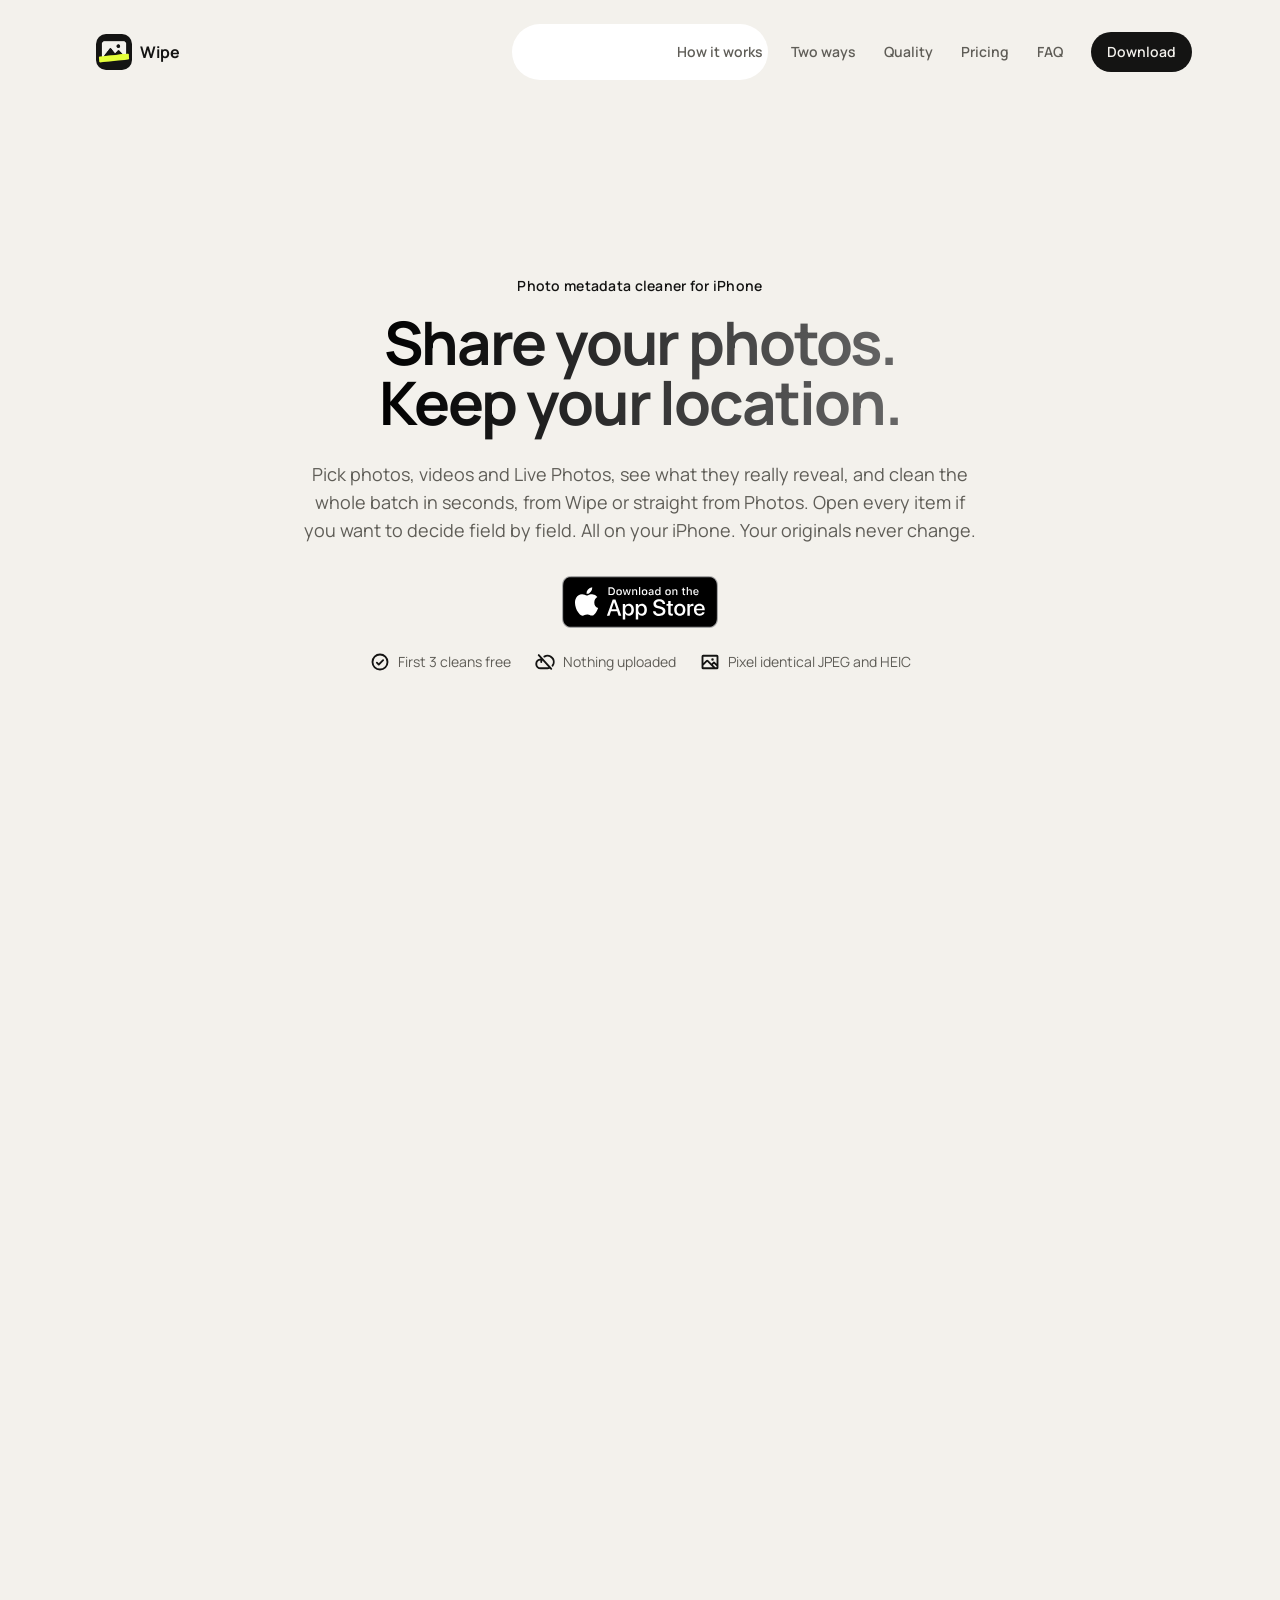
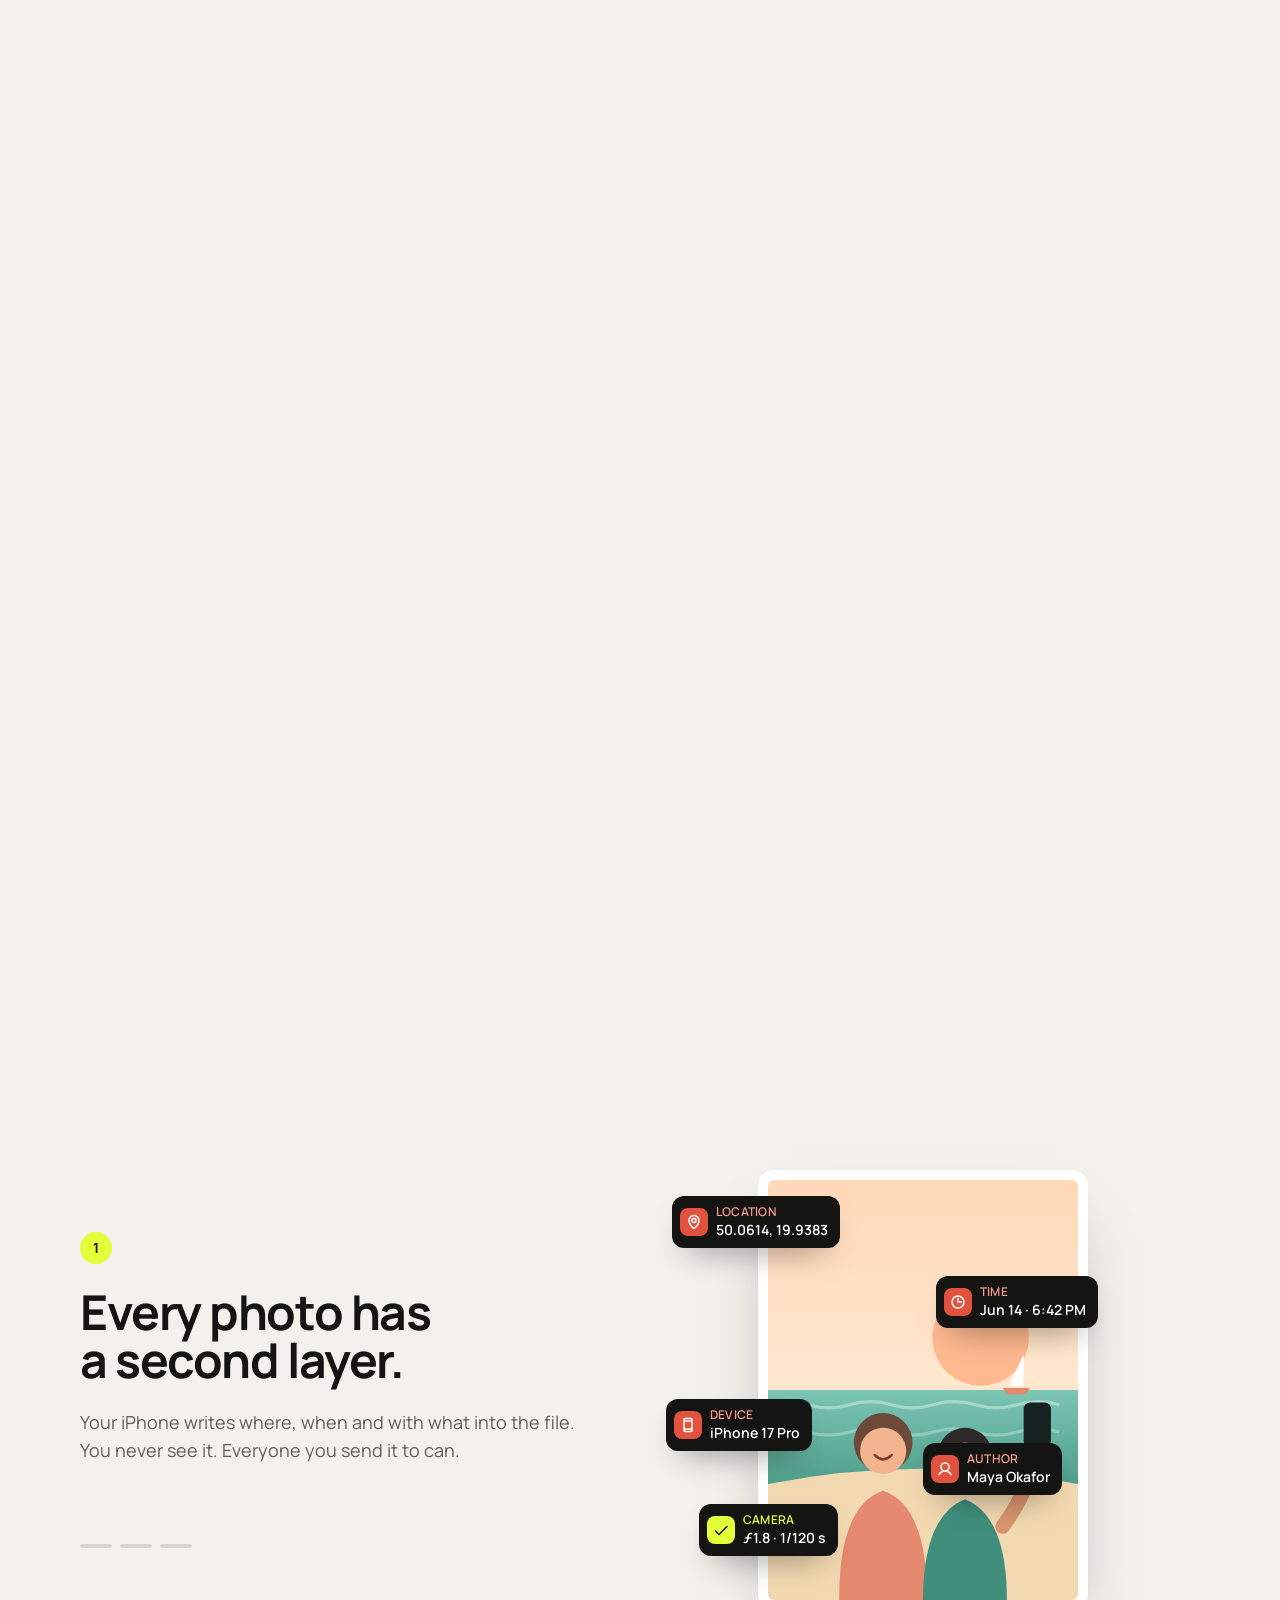
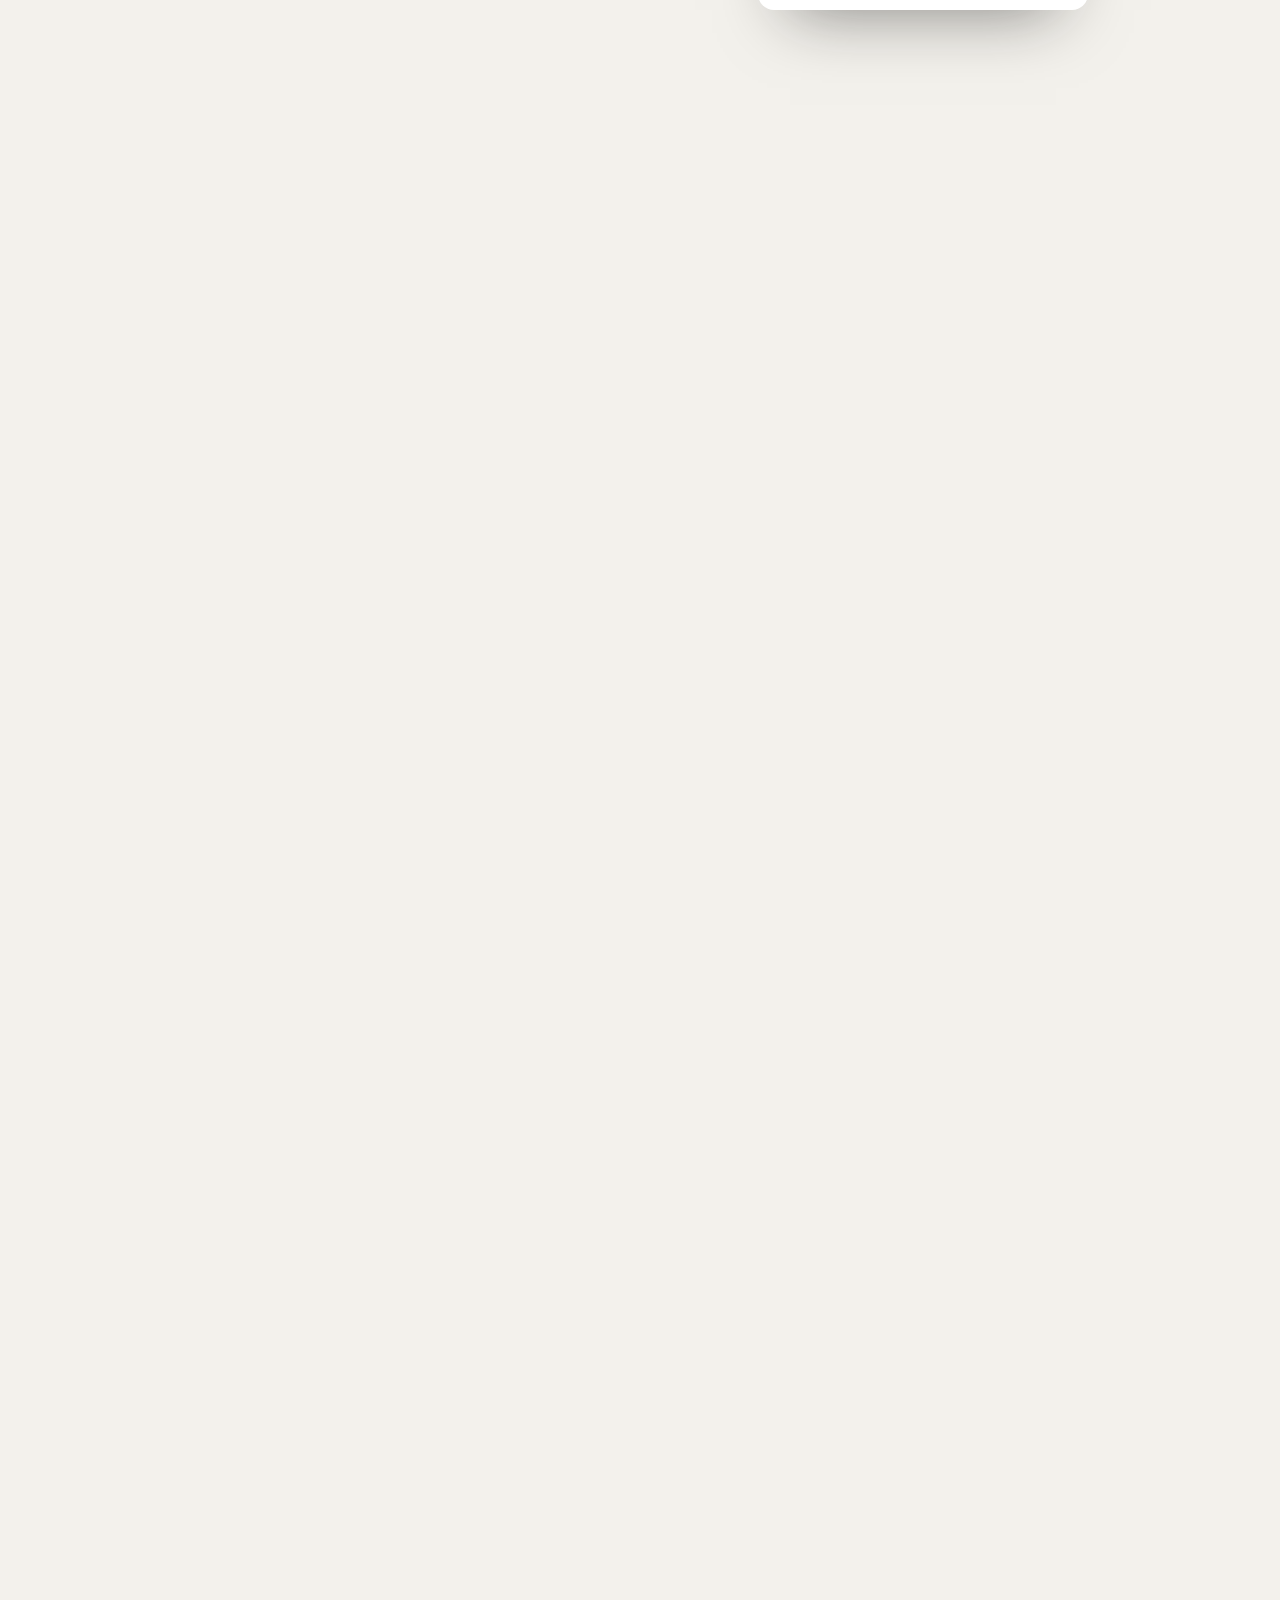
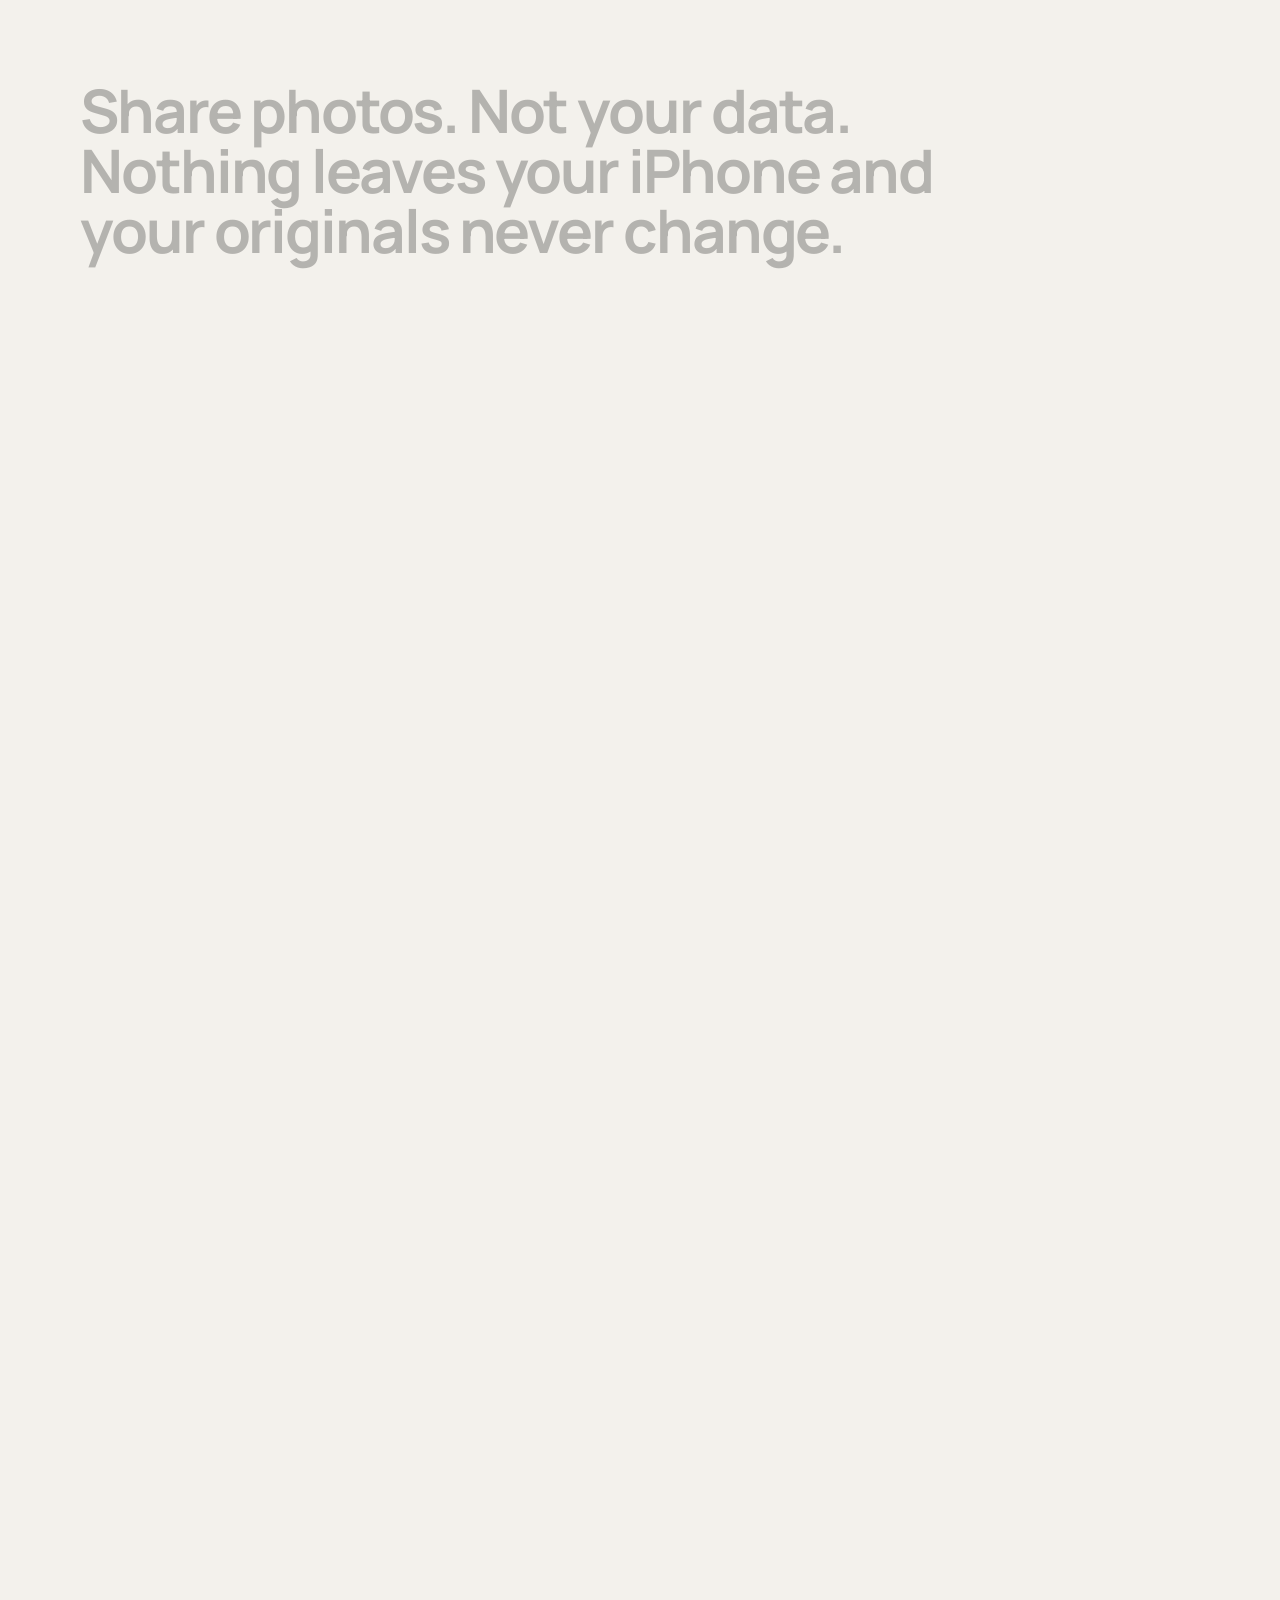
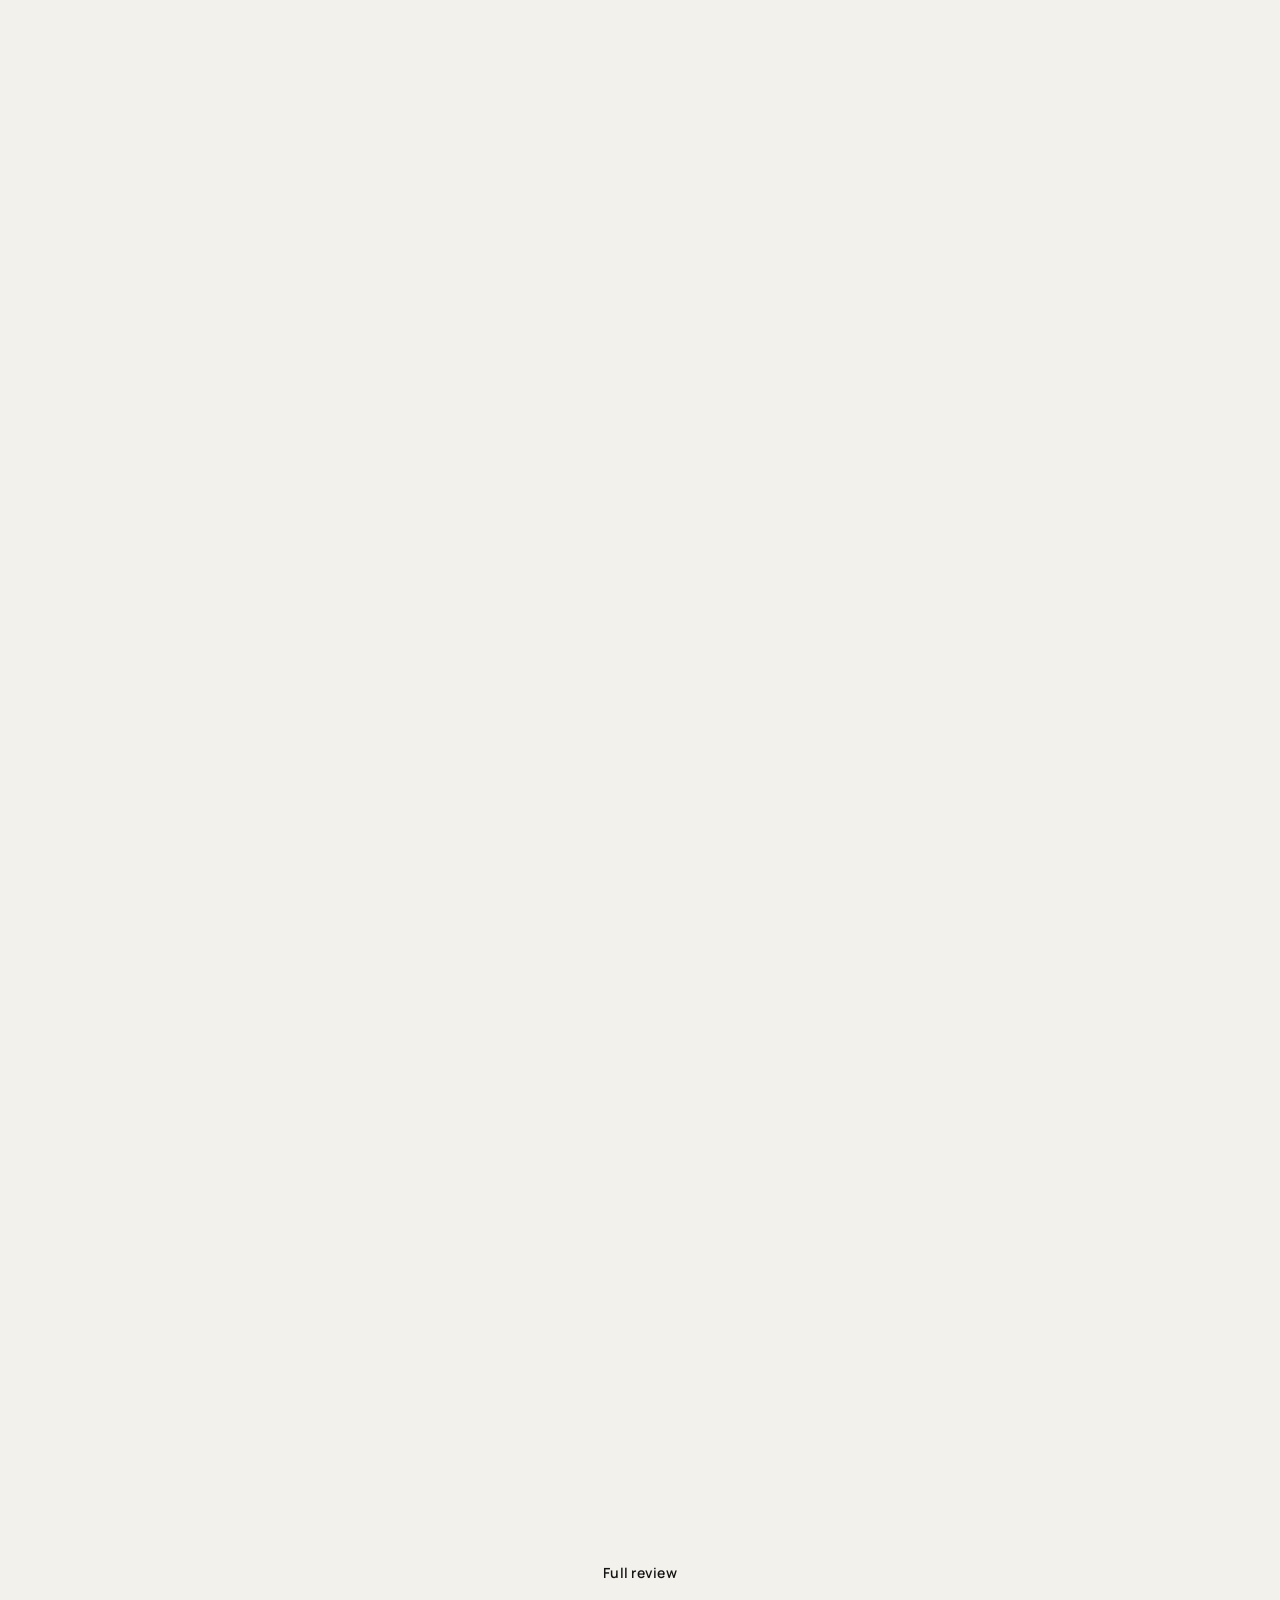
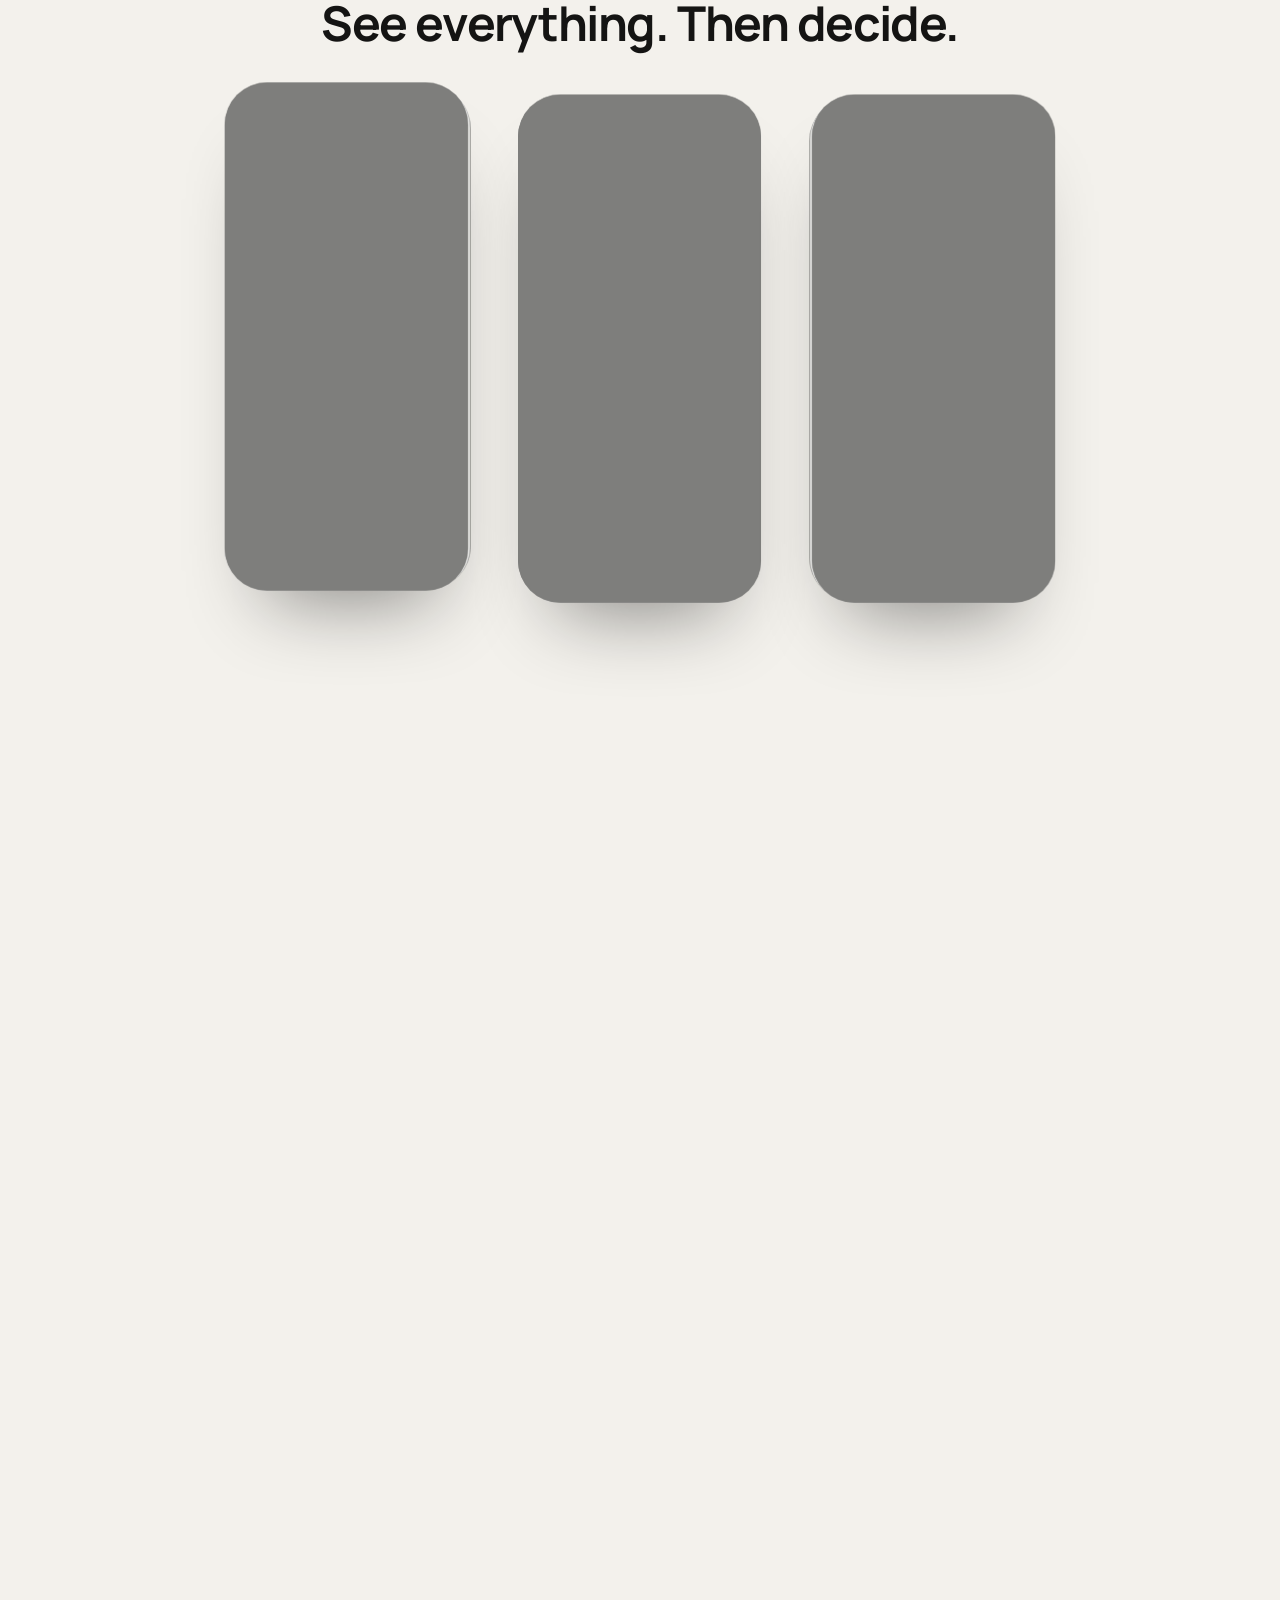
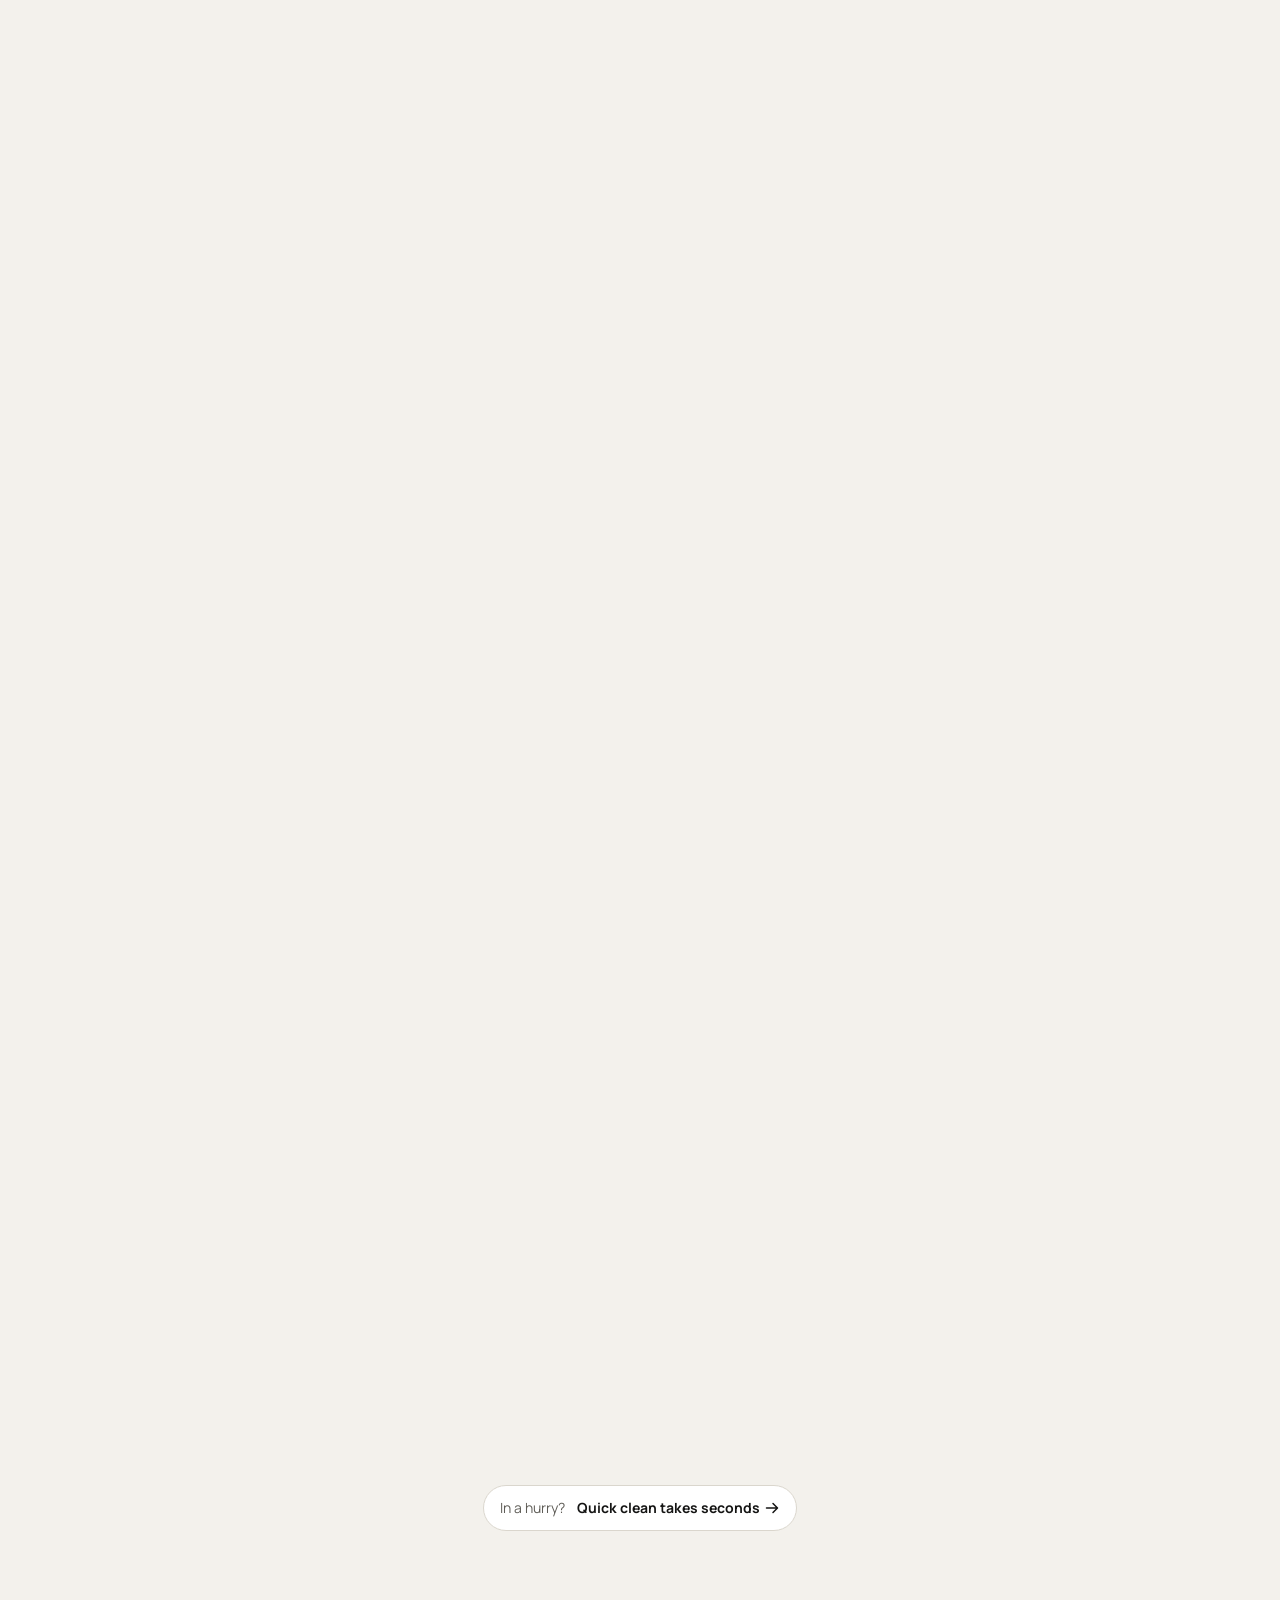
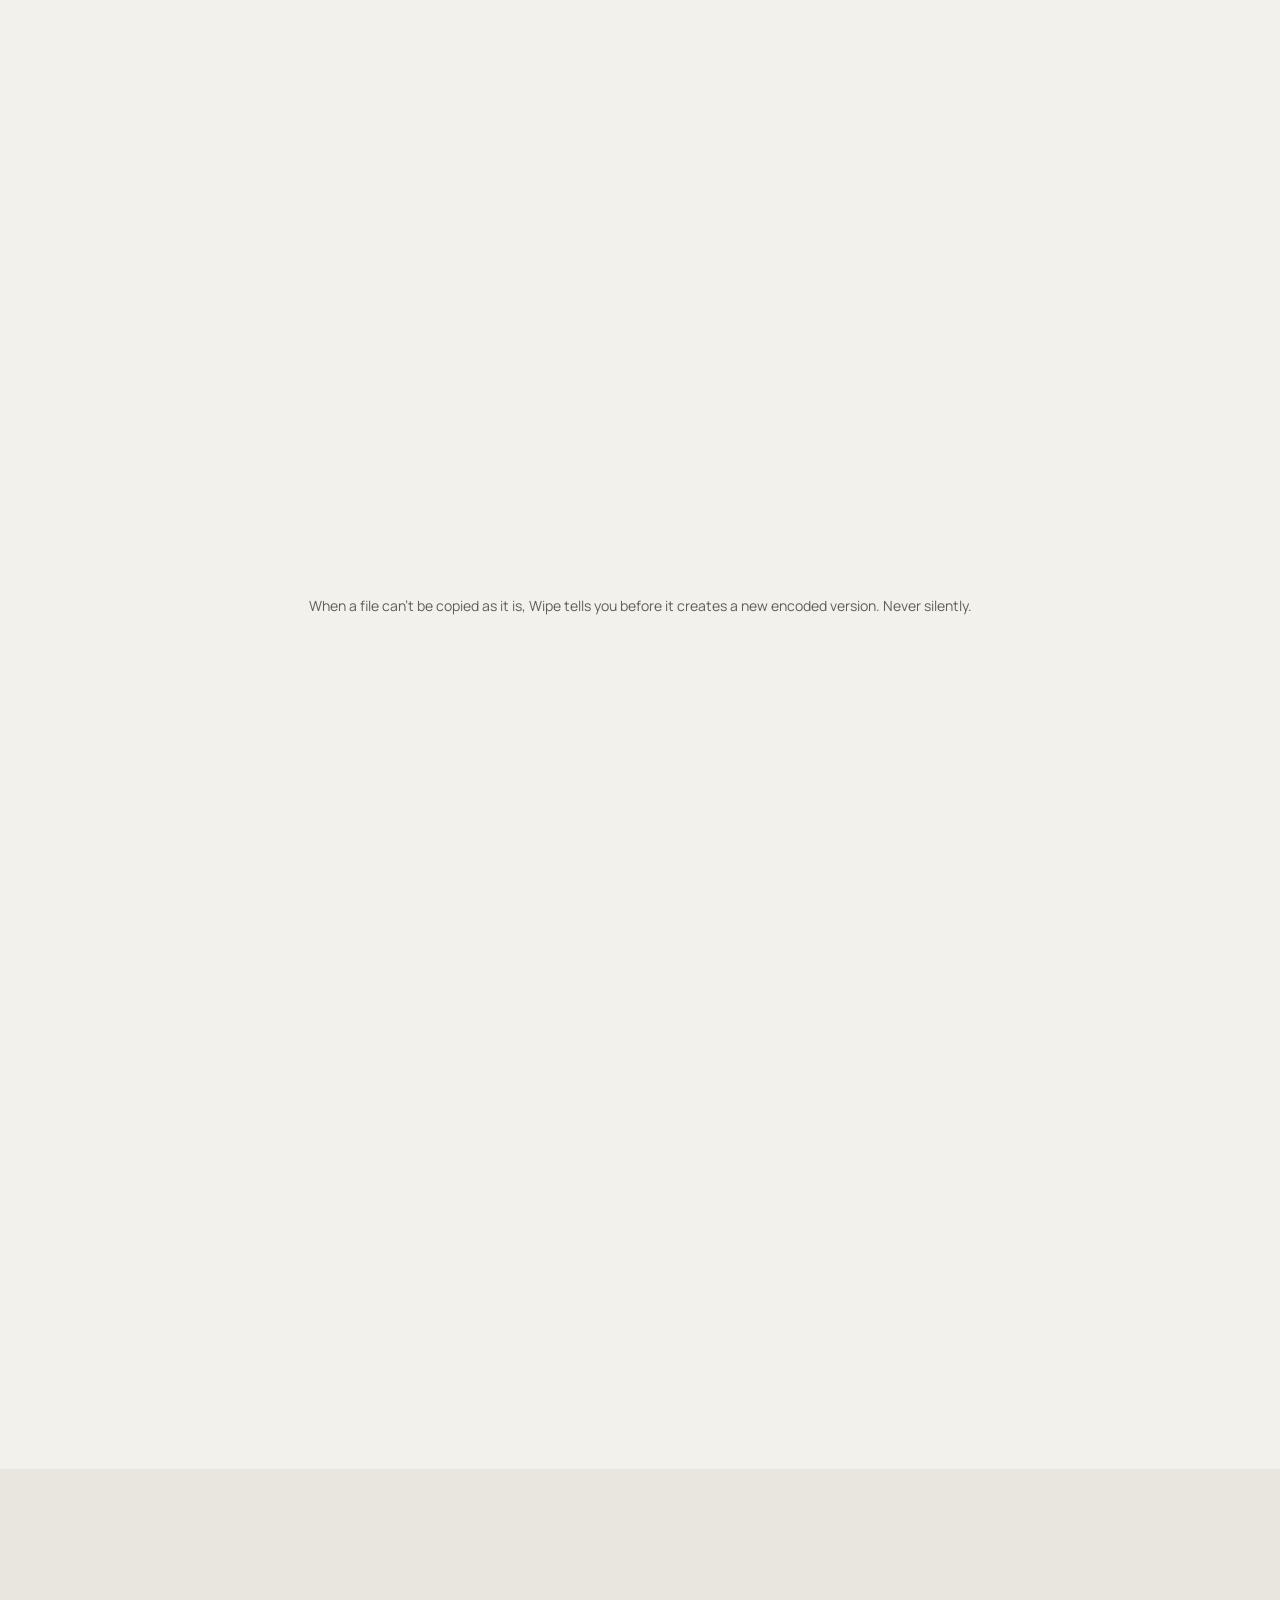
<file: docs/index.html>
<!doctype html>
<html lang="en" class="no-js" data-store="live">
<head>
<meta charset="utf-8">
<meta name="viewport" content="width=device-width, initial-scale=1, viewport-fit=cover">
<title>Wipe: Remove Location and Metadata from iPhone Photos</title>
<meta name="description" content="See what your iPhone photos, videos and Live Photos reveal, from exact location to your phone model, and share clean copies. Pick them in Wipe or send them from Photos. Everything happens on your iPhone. First 3 cleans free.">
<link rel="canonical" href="https://bashubb.com/wipe/">
<meta name="theme-color" content="#f3f1ec">
<meta name="color-scheme" content="light">
<meta name="apple-itunes-app" content="app-id=6810408492">
<meta property="og:type" content="website">
<meta property="og:site_name" content="Wipe">
<meta property="og:title" content="Wipe: Share photos. Not your data.">
<meta property="og:description" content="See what your photos reveal and share clean copies. On your iPhone, without losing quality.">
<meta property="og:url" content="https://bashubb.com/wipe/">
<meta property="og:image" content="https://bashubb.com/wipe/assets/social-preview.jpg">
<meta property="og:image:width" content="1200">
<meta property="og:image:height" content="630">
<meta property="og:image:alt" content="Wipe: share photos, not your data. A photo metadata cleaner for iPhone.">
<meta name="twitter:card" content="summary_large_image">
<meta name="twitter:image" content="https://bashubb.com/wipe/assets/social-preview.jpg">
<meta name="twitter:image:alt" content="Wipe: share photos, not your data. A photo metadata cleaner for iPhone.">
<link rel="icon" href="assets/fav/favicon-32.png" type="image/png" sizes="32x32">
<link rel="icon" href="assets/fav/favicon-48.png" type="image/png" sizes="48x48">
<link rel="icon" href="assets/fav/favicon-192.png" type="image/png" sizes="192x192">
<link rel="apple-touch-icon" href="assets/fav/apple-touch-icon.png">
<link rel="preload" href="assets/fonts/manrope-latin.woff2" as="font" type="font/woff2" crossorigin>
<link rel="stylesheet" href="assets/landing.css?v=56">
<link rel="stylesheet" href="assets/wipe.css?v=60">
<script type="application/ld+json">
{
  "@context": "https://schema.org",
  "@type": "SoftwareApplication",
  "name": "Wipe: Photo Metadata Cleaner",
  "operatingSystem": "iOS 18 or later",
  "applicationCategory": "PhotographyApplication",
  "description": "Removes location and other metadata from iPhone photos, videos and Live Photos on the device, without losing quality.",
  "url": "https://bashubb.com/wipe/",
  "image": "https://bashubb.com/wipe/assets/media/wipe-motion-poster.jpg",
  "offers": {"@type": "Offer", "price": "0", "priceCurrency": "USD"},
  "installUrl": "https://apps.apple.com/app/id6810408492",
  "publisher": {"@type": "Organization", "name": "bashubb", "url": "https://bashubb.com/"}
}
</script>
<script type="application/ld+json">
{
  "@context": "https://schema.org",
  "@type": "FAQPage",
  "mainEntity": [
    {"@type": "Question", "name": "Does Wipe upload my photos?", "acceptedAnswer": {"@type": "Answer", "text": "No. Wipe reads and cleans your photos and videos on your iPhone. Nothing is uploaded, there is no account and there are no ads."}},
    {"@type": "Question", "name": "Will my photos lose quality?", "acceptedAnswer": {"@type": "Answer", "text": "JPEG and HEIC photos are copied without re-compression, so their pixels stay identical, and most videos keep their original video and audio streams. When a video needs a new compressed copy, Wipe asks before it makes one."}},
    {"@type": "Question", "name": "Are my original photos changed?", "acceptedAnswer": {"@type": "Answer", "text": "No. Wipe creates clean copies. Your originals stay exactly as they were."}},
    {"@type": "Question", "name": "How much does Wipe cost?", "acceptedAnswer": {"@type": "Answer", "text": "Your first three cleans are free, up to five items each. After that, one purchase unlocks Wipe for good, including cleaning straight from the Share Sheet. There is no subscription."}},
    {"@type": "Question", "name": "Can I clean photos from the Share Sheet?", "acceptedAnswer": {"@type": "Answer", "text": "Yes, with Wipe Pro. Select photos in Photos, tap Share and choose Wipe. It opens the same Quick Clean as the app, for up to 20 items at a time. Live Photos, videos that need a new compressed copy and bigger selections continue in the app, and the sheet explains why."}}
  ]
}
</script>
</head>
<body>
<svg width="0" height="0" style="position:absolute" aria-hidden="true"><symbol id="i-apple-logo" viewBox="0 0 256 256" fill="currentColor"><path d="M227,168a12,12,0,0,0-4.21-5.09C207.25,152.22,204,133.68,204,120c0-16.17,12.68-30.6,20.25-37.76a12,12,0,0,0,0-17.43C210.89,52.17,188.81,44,168,44a76.29,76.29,0,0,0-40,11.37,75.59,75.59,0,0,0-93.58,11A78.64,78.64,0,0,0,12,123.51,131,131,0,0,0,53.43,216,43.81,43.81,0,0,0,83.6,228h87.69a43.87,43.87,0,0,0,32.05-13.85,127.63,127.63,0,0,0,18.4-25.39c1.57-2.88,3-5.71,4.14-8.41C227.47,176.67,229.12,172.87,227,168Zm-41.23,29.82A19.78,19.78,0,0,1,171.29,204H83.6a19.85,19.85,0,0,1-13.7-5.42A107.18,107.18,0,0,1,36,122.88,54.49,54.49,0,0,1,51.5,83.28,50.86,50.86,0,0,1,88,68h.72A51.5,51.5,0,0,1,120.48,79.4a12,12,0,0,0,15,0A51.41,51.41,0,0,1,168,68a67.24,67.24,0,0,1,29.88,7.4C186.26,89.66,180,105.13,180,120c0,23.33,7.47,42.89,21.25,56.19A103.3,103.3,0,0,1,185.76,197.81ZM128.75,13A43.83,43.83,0,0,1,142.17,1.51a12,12,0,0,1,11.64,21,19.84,19.84,0,0,0-6.11,5.24A12,12,0,0,1,128.75,13Z"/></symbol><symbol id="i-arrow-right" viewBox="0 0 256 256" fill="currentColor"><path d="M224.49,136.49l-72,72a12,12,0,0,1-17-17L187,140H40a12,12,0,0,1,0-24H187L135.51,64.48a12,12,0,0,1,17-17l72,72A12,12,0,0,1,224.49,136.49Z"/></symbol><symbol id="i-check" viewBox="0 0 256 256" fill="currentColor"><path d="M232.49,80.49l-128,128a12,12,0,0,1-17,0l-56-56a12,12,0,1,1,17-17L96,183,215.51,63.51a12,12,0,0,1,17,17Z"/></symbol><symbol id="i-check-circle" viewBox="0 0 256 256" fill="currentColor"><path d="M176.49,95.51a12,12,0,0,1,0,17l-56,56a12,12,0,0,1-17,0l-24-24a12,12,0,1,1,17-17L112,143l47.51-47.52A12,12,0,0,1,176.49,95.51ZM236,128A108,108,0,1,1,128,20,108.12,108.12,0,0,1,236,128Zm-24,0a84,84,0,1,0-84,84A84.09,84.09,0,0,0,212,128Z"/></symbol><symbol id="i-clock" viewBox="0 0 256 256" fill="currentColor"><path d="M128,20A108,108,0,1,0,236,128,108.12,108.12,0,0,0,128,20Zm0,192a84,84,0,1,1,84-84A84.09,84.09,0,0,1,128,212Zm68-84a12,12,0,0,1-12,12H128a12,12,0,0,1-12-12V72a12,12,0,0,1,24,0v44h44A12,12,0,0,1,196,128Z"/></symbol><symbol id="i-cloud-slash" viewBox="0 0 256 256" fill="currentColor"><path d="M56.88,31.93A12,12,0,1,0,39.12,48.07L71.79,84A68,68,0,0,0,72,220h88a91.26,91.26,0,0,0,30.66-5.24l8.46,9.31a12,12,0,0,0,17.76-16.14ZM160,196H72a44,44,0,0,1-1.8-87.95A91.91,91.91,0,0,0,68,128a12,12,0,0,0,24,0,68.22,68.22,0,0,1,2.66-18.84l77.88,85.67A68.67,68.67,0,0,1,160,196Zm92-68a91.32,91.32,0,0,1-17.53,54,12,12,0,1,1-19.41-14.11,68,68,0,0,0-89.57-98.53,12,12,0,0,1-12.2-20.66A92,92,0,0,1,252,128Z"/></symbol><symbol id="i-device-mobile" viewBox="0 0 256 256" fill="currentColor"><path d="M176,12H80A28,28,0,0,0,52,40V216a28,28,0,0,0,28,28h96a28,28,0,0,0,28-28V40A28,28,0,0,0,176,12ZM76,76H180V180H76Zm4-40h96a4,4,0,0,1,4,4V52H76V40A4,4,0,0,1,80,36Zm96,184H80a4,4,0,0,1-4-4V204H180v12A4,4,0,0,1,176,220Z"/></symbol><symbol id="i-image" viewBox="0 0 256 256" fill="currentColor"><path d="M144,96a16,16,0,1,1,16,16A16,16,0,0,1,144,96Zm92-40V200a20,20,0,0,1-20,20H40a20,20,0,0,1-20-20V56A20,20,0,0,1,40,36H216A20,20,0,0,1,236,56ZM44,60v79.72l33.86-33.86a20,20,0,0,1,28.28,0L147.31,147l17.18-17.17a20,20,0,0,1,28.28,0L212,149.09V60Zm0,136H162.34L92,125.66l-48,48Zm168,0V183l-33.37-33.37L164.28,164l32,32Z"/></symbol><symbol id="i-infinity" viewBox="0 0 256 256" fill="currentColor"><path d="M252,128a60,60,0,0,1-102.43,42.43l-.49-.53L89.22,102.31a36,36,0,1,0,0,51.38l3.08-3.48a12,12,0,1,1,18,15.91l-3.35,3.78-.49.53a60,60,0,1,1,0-84.86l.49.53,59.86,67.59a36,36,0,1,0,0-51.38l-3.08,3.48a12,12,0,1,1-18-15.91l3.35-3.78.49-.53A60,60,0,0,1,252,128Z"/></symbol><symbol id="i-lightning" viewBox="0 0 256 256" fill="currentColor"><path d="M219.71,117.38a12,12,0,0,0-7.25-8.52L161.28,88.39l10.59-70.61a12,12,0,0,0-20.64-10l-112,120a12,12,0,0,0,4.31,19.33l51.18,20.47L84.13,238.22a12,12,0,0,0,20.64,10l112-120A12,12,0,0,0,219.71,117.38ZM113.6,203.55l6.27-41.77a12,12,0,0,0-7.41-12.92L68.74,131.37,142.4,52.45l-6.27,41.77a12,12,0,0,0,7.41,12.92l43.72,17.49Z"/></symbol><symbol id="i-magic-wand" viewBox="0 0 256 256" fill="currentColor"><path d="M252,152a12,12,0,0,1-12,12H228v12a12,12,0,0,1-24,0V164H192a12,12,0,0,1,0-24h12V128a12,12,0,0,1,24,0v12h12A12,12,0,0,1,252,152ZM56,76H68V88a12,12,0,0,0,24,0V76h12a12,12,0,1,0,0-24H92V40a12,12,0,0,0-24,0V52H56a12,12,0,0,0,0,24ZM184,188h-4v-4a12,12,0,0,0-24,0v4h-4a12,12,0,0,0,0,24h4v4a12,12,0,0,0,24,0v-4h4a12,12,0,0,0,0-24ZM222.14,82.83,82.82,222.14a20,20,0,0,1-28.28,0L33.85,201.46a20,20,0,0,1,0-28.29L173.17,33.86a20,20,0,0,1,28.28,0l20.69,20.68A20,20,0,0,1,222.14,82.83ZM159,112,144,97,53.65,187.31l15,15Zm43.31-43.31-15-15L161,80l15,15Z"/></symbol><symbol id="i-magnifying-glass-plus" viewBox="0 0 256 256" fill="currentColor"><path d="M156,112a12,12,0,0,1-12,12H124v20a12,12,0,0,1-24,0V124H80a12,12,0,0,1,0-24h20V80a12,12,0,0,1,24,0v20h20A12,12,0,0,1,156,112Zm76.49,120.49a12,12,0,0,1-17,0L168,185a92.12,92.12,0,1,1,17-17l47.54,47.53A12,12,0,0,1,232.49,232.49ZM112,180a68,68,0,1,0-68-68A68.08,68.08,0,0,0,112,180Z"/></symbol><symbol id="i-map-pin" viewBox="0 0 256 256" fill="currentColor"><path d="M128,60a44,44,0,1,0,44,44A44.05,44.05,0,0,0,128,60Zm0,64a20,20,0,1,1,20-20A20,20,0,0,1,128,124Zm0-112a92.1,92.1,0,0,0-92,92c0,77.36,81.64,135.4,85.12,137.83a12,12,0,0,0,13.76,0,259,259,0,0,0,42.18-39C205.15,170.57,220,136.37,220,104A92.1,92.1,0,0,0,128,12Zm31.3,174.71A249.35,249.35,0,0,1,128,216.89a249.35,249.35,0,0,1-31.3-30.18C80,167.37,60,137.31,60,104a68,68,0,0,1,136,0C196,137.31,176,167.37,159.3,186.71Z"/></symbol><symbol id="i-plus" viewBox="0 0 256 256" fill="currentColor"><path d="M228,128a12,12,0,0,1-12,12H140v76a12,12,0,0,1-24,0V140H40a12,12,0,0,1,0-24h76V40a12,12,0,0,1,24,0v76h76A12,12,0,0,1,228,128Z"/></symbol><symbol id="i-text-align-left" viewBox="0 0 256 256" fill="currentColor"><path d="M28,64A12,12,0,0,1,40,52H216a12,12,0,0,1,0,24H40A12,12,0,0,1,28,64Zm12,52H168a12,12,0,0,0,0-24H40a12,12,0,0,0,0,24Zm176,16H40a12,12,0,0,0,0,24H216a12,12,0,0,0,0-24Zm-48,40H40a12,12,0,0,0,0,24H168a12,12,0,0,0,0-24Z"/></symbol><symbol id="i-user" viewBox="0 0 256 256" fill="currentColor"><path d="M234.38,210a123.36,123.36,0,0,0-60.78-53.23,76,76,0,1,0-91.2,0A123.36,123.36,0,0,0,21.62,210a12,12,0,1,0,20.77,12c18.12-31.32,50.12-50,85.61-50s67.49,18.69,85.61,50a12,12,0,0,0,20.77-12ZM76,96a52,52,0,1,1,52,52A52.06,52.06,0,0,1,76,96Z"/></symbol><symbol id="i-x" viewBox="0 0 256 256" fill="currentColor"><path d="M208.49,191.51a12,12,0,0,1-17,17L128,145,64.49,208.49a12,12,0,0,1-17-17L111,128,47.51,64.49a12,12,0,0,1,17-17L128,111l63.51-63.52a12,12,0,0,1,17,17L145,128Z"/></symbol></svg>

<a class="skip" href="#main">Skip to content</a>

<nav class="island" aria-label="Main navigation">
  <a class="brand" href="./"><img src="assets/app-icon-128.png" alt="" width="28" height="28">Wipe</a>
  <div class="links">
    <a href="#layers">How it works</a>
    <a href="#modes">Two ways</a>
    <a href="#quality">Quality</a>
    <a href="#pricing">Pricing</a>
    <a href="#faq">FAQ</a>
  </div>
  <a class="btn sm cta when-live" href="https://apps.apple.com/app/id6810408492" data-store-link>Download</a>
  <span class="btn sm cta when-soon" aria-disabled="true">Coming soon</span>
  <button class="burger" type="button" aria-expanded="false" aria-controls="menu" aria-label="Open menu"><span></span><span></span></button>
</nav>
<div class="menu" id="menu">
  <a href="#layers">How it works</a>
  <a href="#modes">Two ways</a>
  <a href="#quality">Quality</a>
  <a href="#pricing">Pricing</a>
  <a href="#faq">FAQ</a>
  <a href="support/">Support</a>
</div>

<main id="main">
<section class="m-only film-intro" data-film-intro aria-label="Wipe in 16 seconds: what a photo reveals, and how Wipe removes it">
  <video muted playsinline preload="auto" data-end="15.3" data-tall="assets/media/wipe-motion-tall.mp4" data-tall-poster="assets/media/wipe-motion-tall-poster.jpg" data-wide="assets/media/wipe-motion.mp4" data-wide-poster="assets/media/wipe-motion-poster.jpg" aria-label="A sponge wipes location, time, device and author tags off a family photo; the photo itself stays the same"></video>
  <button class="film-intro-skip" type="button">Skip</button>
  <div class="film-intro-ui" aria-hidden="true"><span class="film-intro-hint">Swipe up hard to skip</span></div>
</section>

<section class="scene hero stage3d" data-scene="hero" aria-labelledby="hero-title">
  <div class="scene-pin">
    <div class="hero-copy wrap">
      <span class="eyebrow">Photo metadata cleaner for iPhone</span>
      <h1 class="hero-title" id="hero-title">Share your photos.<br>Keep your location.</h1>
      <p class="lead">Pick photos, videos and Live Photos, see what they really reveal, and clean the whole batch in seconds, from Wipe or straight from Photos. Open every item if you want to decide field by field. All on your iPhone. Your originals never change.</p>
      <div class="cta-row">
        <a class="store-badge when-live" href="https://apps.apple.com/app/id6810408492" data-store-link><img src="assets/app-store-badge.svg" alt="Download on the App Store" width="156" height="52"></a>
        <span class="btn when-soon" aria-disabled="true">Coming soon to the App Store</span>
      </div>
      <ul class="proof" aria-label="Highlights">
        <li><svg aria-hidden="true"><use href="#i-check-circle"/></svg>First 3 cleans free</li>
        <li><svg aria-hidden="true"><use href="#i-cloud-slash"/></svg>Nothing uploaded</li>
        <li><svg aria-hidden="true"><use href="#i-image"/></svg>Pixel identical JPEG and HEIC</li>
      </ul>
    </div>
    <div class="tunnel" aria-hidden="true">
      <div class="fly" data-x="-40" data-y="-22" data-z="-500" data-r="-6"><img src="assets/moments/beach.svg" alt="" width="300" height="400"><span class="ftag"><svg><use href="#i-map-pin"/></svg>50.0614, 19.9383</span><span class="fok"><svg><use href="#i-check"/></svg></span></div>
      <div class="fly" data-x="44" data-y="20" data-z="-950" data-r="5"><img src="assets/moments/dog.svg" alt="" width="300" height="400"><span class="ftag"><svg><use href="#i-clock"/></svg>Sat · 9:14 AM</span><span class="fok"><svg><use href="#i-check"/></svg></span></div>
      <div class="fly" data-x="-44" data-y="26" data-z="-1450" data-r="4"><img src="assets/moments/cake.svg" alt="" width="300" height="400"><span class="ftag"><svg><use href="#i-device-mobile"/></svg>iPhone 17 Pro</span><span class="fok"><svg><use href="#i-check"/></svg></span></div>
      <div class="fly" data-x="42" data-y="-24" data-z="-1900" data-r="-5"><img src="assets/moments/coffee.svg" alt="" width="300" height="400"><span class="ftag"><svg><use href="#i-map-pin"/></svg>52.2297, 21.0122</span><span class="fok"><svg><use href="#i-check"/></svg></span></div>
      <div class="fly" data-x="-38" data-y="-6" data-z="-2350" data-r="-3"><img src="assets/moments/camp.svg" alt="" width="300" height="400"><span class="ftag"><svg><use href="#i-user"/></svg>Maya Okafor</span><span class="fok"><svg><use href="#i-check"/></svg></span></div>
      <div class="fly" data-x="36" data-y="18" data-z="-2800" data-r="6"><img src="assets/moments/city.svg" alt="" width="300" height="400"><span class="ftag"><svg><use href="#i-clock"/></svg>Jun 14 · 6:42 PM</span><span class="fok"><svg><use href="#i-check"/></svg></span></div>
    </div>
    <div class="hero-card" id="hero-card">
      <video id="motion" muted playsinline preload="auto" poster="assets/media/wipe-motion-poster.jpg" aria-label="A sponge wipes location, time, device and author tags off a family photo; the photo itself stays the same">
        <source src="assets/media/wipe-motion.mp4" type="video/mp4">
      </video>
    </div>
    <div class="chapters" id="chapters" aria-hidden="true">
      <div><i><b></b></i><span>Reveal</span></div>
      <div><i><b></b></i><span>Wipe</span></div>
      <div><i><b></b></i><span>Verify</span></div>
      <div><i><b></b></i><span>Share</span></div>
      <span class="hold-hint" id="hold-hint">Playing · pull hard to skip</span>
    </div>
  </div>
</section>

<section class="scene layers stage3d d-only" id="layers" data-scene="layers" aria-labelledby="layers-title">
  <div class="scene-pin">
    <div class="wrap layers-grid">
      <div>
        <div class="steps">
          <div class="step on" data-step="0">
            <span class="num">1</span>
            <h2 class="title" id="layers-title">Every photo has a second layer.</h2>
            <p class="lead">Your iPhone writes where, when and with what into the file. You never see it. Everyone you send it to can.</p>
          </div>
          <div class="step" data-step="1">
            <span class="num">2</span>
            <h2 class="title">Wipe pulls it apart.</h2>
            <p class="lead">Location, capture time, device, author and editing apps, explained in plain words before anything changes.</p>
          </div>
          <div class="step" data-step="2">
            <span class="num">3</span>
            <h2 class="title">Then wipes what gives you away.</h2>
            <p class="lead">Pick a preset. Wipe removes those details and checks every copy again before you can share it.</p>
          </div>
        </div>
        <div class="progress" aria-hidden="true"><i><b></b></i><i><b></b></i><i><b></b></i></div>
      </div>
      <div class="photo-stage" role="img" aria-label="A beach photo with location, time, device and author tags lifting off it and being wiped away; camera settings stay">
        <div class="photo-obj obj" id="photo">
          <div class="plane" style="--z:120"></div>
          <div class="print"><img src="assets/moments/beach.svg" alt="" width="300" height="400"></div>
          <span class="tag" data-z="230" data-x="-26" data-y="6" data-wipe="0"><span class="ic"><svg><use href="#i-map-pin"/></svg></span><span><small>LOCATION</small>50.0614, 19.9383</span></span>
          <span class="tag" data-z="170" data-x="54" data-y="24" data-wipe="1"><span class="ic"><svg><use href="#i-clock"/></svg></span><span><small>TIME</small>Jun 14 · 6:42 PM</span></span>
          <span class="tag" data-z="110" data-x="-28" data-y="52" data-wipe="2"><span class="ic"><svg><use href="#i-device-mobile"/></svg></span><span><small>DEVICE</small>iPhone 17 Pro</span></span>
          <span class="tag" data-z="200" data-x="50" data-y="62" data-wipe="3"><span class="ic"><svg><use href="#i-user"/></svg></span><span><small>AUTHOR</small>Maya Okafor</span></span>
          <span class="tag keep" data-z="70" data-x="-18" data-y="76"><span class="ic"><svg><use href="#i-check"/></svg></span><span><small>CAMERA</small>ƒ1.8 · 1/120 s<span class="kept">Kept</span></span></span>
          <span class="sweep" aria-hidden="true"></span>
          <span class="clean-pill"><svg><use href="#i-check-circle"/></svg>Clean · 0 tags left</span>
        </div>
      </div>
    </div>
  </div>
</section>

<section class="m-only m-sec" id="layers-m" aria-labelledby="layers-m-title">
  <div class="m-car" data-carousel="5500">
    <div class="m-track">
      <div class="m-slide wl" data-state="0">
        <div class="m-vis"><div class="wl-photo" aria-hidden="true"><div class="print"><img src="assets/moments/beach.svg" alt="" width="300" height="400"></div><span class="tag" style="left:-26%;top:6%;--o:0"><span class="ic"><svg><use href="#i-map-pin"/></svg></span><span><small>LOCATION</small>50.0614, 19.9383</span></span><span class="tag" style="left:54%;top:24%;--o:1"><span class="ic"><svg><use href="#i-clock"/></svg></span><span><small>TIME</small>Jun 14 · 6:42 PM</span></span><span class="tag" style="left:-28%;top:52%;--o:2"><span class="ic"><svg><use href="#i-device-mobile"/></svg></span><span><small>DEVICE</small>iPhone 17 Pro</span></span><span class="tag" style="left:50%;top:62%;--o:3"><span class="ic"><svg><use href="#i-user"/></svg></span><span><small>AUTHOR</small>Maya Okafor</span></span><span class="tag keep" style="left:-18%;top:76%;--o:4"><span class="ic"><svg><use href="#i-check"/></svg></span><span><small>CAMERA</small>ƒ1.8 · 1/120 s<span class="kept">Kept</span></span></span><span class="clean-pill"><svg><use href="#i-check-circle"/></svg>Clean · 0 tags left</span></div></div>
        <div class="m-txt"><span class="num">1</span><h2 class="title" id="layers-m-title">Every photo has a second layer.</h2><p class="lead">Your iPhone writes where, when and with what into the file. You never see it. Everyone you send it to can.</p></div>
      </div>
      <div class="m-slide wl" data-state="1">
        <div class="m-vis"><div class="wl-photo" aria-hidden="true"><div class="print"><img src="assets/moments/beach.svg" alt="" width="300" height="400"></div><span class="tag" style="left:-26%;top:6%;--o:0"><span class="ic"><svg><use href="#i-map-pin"/></svg></span><span><small>LOCATION</small>50.0614, 19.9383</span></span><span class="tag" style="left:54%;top:24%;--o:1"><span class="ic"><svg><use href="#i-clock"/></svg></span><span><small>TIME</small>Jun 14 · 6:42 PM</span></span><span class="tag" style="left:-28%;top:52%;--o:2"><span class="ic"><svg><use href="#i-device-mobile"/></svg></span><span><small>DEVICE</small>iPhone 17 Pro</span></span><span class="tag" style="left:50%;top:62%;--o:3"><span class="ic"><svg><use href="#i-user"/></svg></span><span><small>AUTHOR</small>Maya Okafor</span></span><span class="tag keep" style="left:-18%;top:76%;--o:4"><span class="ic"><svg><use href="#i-check"/></svg></span><span><small>CAMERA</small>ƒ1.8 · 1/120 s<span class="kept">Kept</span></span></span><span class="clean-pill"><svg><use href="#i-check-circle"/></svg>Clean · 0 tags left</span></div></div>
        <div class="m-txt"><span class="num">2</span><h2 class="title">Wipe pulls it apart.</h2><p class="lead">Location, capture time, device, author and editing apps, explained in plain words before anything changes.</p></div>
      </div>
      <div class="m-slide wl" data-state="2">
        <div class="m-vis"><div class="wl-photo" aria-hidden="true"><div class="print"><img src="assets/moments/beach.svg" alt="" width="300" height="400"></div><span class="tag" style="left:-26%;top:6%;--o:0"><span class="ic"><svg><use href="#i-map-pin"/></svg></span><span><small>LOCATION</small>50.0614, 19.9383</span></span><span class="tag" style="left:54%;top:24%;--o:1"><span class="ic"><svg><use href="#i-clock"/></svg></span><span><small>TIME</small>Jun 14 · 6:42 PM</span></span><span class="tag" style="left:-28%;top:52%;--o:2"><span class="ic"><svg><use href="#i-device-mobile"/></svg></span><span><small>DEVICE</small>iPhone 17 Pro</span></span><span class="tag" style="left:50%;top:62%;--o:3"><span class="ic"><svg><use href="#i-user"/></svg></span><span><small>AUTHOR</small>Maya Okafor</span></span><span class="tag keep" style="left:-18%;top:76%;--o:4"><span class="ic"><svg><use href="#i-check"/></svg></span><span><small>CAMERA</small>ƒ1.8 · 1/120 s<span class="kept">Kept</span></span></span><span class="clean-pill"><svg><use href="#i-check-circle"/></svg>Clean · 0 tags left</span></div></div>
        <div class="m-txt"><span class="num">3</span><h2 class="title">Then wipes what gives you away.</h2><p class="lead">Pick a preset. Wipe removes those details and checks every copy again before you can share it.</p></div>
      </div>
    </div>
    <div class="m-dots"></div>
  </div>
</section>

<section class="tagline-band" aria-label="Wipe in one line">
  <div class="wrap">
    <p class="tagline" data-tagline>Share photos. <span class="hl">Not your data.</span><br>Nothing leaves your iPhone and your originals never change.</p>
  </div>
</section>

<section class="pad modes2" id="modes" aria-labelledby="modes-title">
  <div class="wrap">
    <div class="center reveal">
      <span class="eyebrow">Two ways to clean</span>
      <h2 class="title" id="modes-title">Clean the batch in seconds.<br>Or open every photo.</h2>
    </div>
    <div class="ways">
      <article class="way quick reveal">
        <div class="way-head">
          <span class="way-ic"><svg aria-hidden="true"><use href="#i-lightning"/></svg></span>
          <div><h3>Quick clean</h3><span class="way-time">In Wipe or in Photos · about 5 seconds</span></div>
        </div>
        <p class="way-best">Choose photos in Wipe, or tap Share in Photos and pick Wipe. One preset cleans the whole batch, and you see what goes before you tap Clean.</p>
        <a class="way-link" href="#quick">How Quick clean works<svg aria-hidden="true"><use href="#i-arrow-right"/></svg></a>
        <div class="way-peek" aria-hidden="true"><img src="assets/media/iphone-quickclean.webp" alt="" width="840" height="1741" loading="lazy"></div>
      </article>
      <article class="way review reveal d1">
        <div class="way-head">
          <span class="way-ic"><svg aria-hidden="true"><use href="#i-magnifying-glass-plus"/></svg></span>
          <div><h3>Full review</h3><span class="way-time">In Wipe · as long as you want</span></div>
        </div>
        <p class="way-best">Tap Customize each item: see every field, pick a preset photo by photo, open the report. Best for listings and documents.</p>
        <a class="way-link" href="#review">How Full review works<svg aria-hidden="true"><use href="#i-arrow-right"/></svg></a>
        <div class="way-peek" aria-hidden="true"><img src="assets/media/iphone-customize.webp" alt="" width="840" height="1741" loading="lazy"></div>
      </article>
    </div>
  </div>
</section>

<section class="pad quick-sec" id="quick" aria-labelledby="quick-title">
  <div class="wrap split">
    <div class="reveal">
      <span class="eyebrow">Quick clean</span>
      <h2 class="title" id="quick-title">Clean without leaving Photos.</h2>
      <p class="lead">Wipe sits in the Share Sheet next to Messages and AirDrop and opens the same Quick Clean as the app: one preset for the whole batch, every photo shown as it is cleaned, then your clean copies. Cleaning from the Share Sheet is part of Wipe Pro.</p>
      <ol class="howto">
        <li><span>1</span>Select photos and videos in Photos</li>
        <li><span>2</span>Tap Share, then Wipe, then Clean</li>
        <li><span>3</span>Share the clean copies, or save them to Photos or Files</li>
      </ol>
      <p class="note">Up to 20 items at a time. Live Photos and videos that need a new compressed copy <a href="#handoff">continue in Wipe</a>.</p>
      <a class="cross" href="#review"><span>Need to see what’s inside first?</span><b>Full review<svg aria-hidden="true"><use href="#i-arrow-right"/></svg></b></a>
    </div>
    <div class="tilt reveal d1">
      <div class="duo">
        <div class="iphone" data-finish="pro-max-silver"><img class="front" src="assets/media/iphone-sharesheet.webp" alt="The iOS Share Sheet in Photos with Wipe listed next to other apps" width="840" height="1741" loading="lazy"></div>
        <div class="iphone" data-finish="pro-max-silver"><img class="front" src="assets/media/iphone-share-quick.webp" alt="Wipe’s Quick Clean inside the Share Sheet: five items ready, the Wipe Everything preset, a Clean 5 items button" width="840" height="1741" loading="lazy"></div>
      </div>
    </div>
  </div>
</section>

<section class="pad" id="handoff" aria-labelledby="handoff-title">
  <div class="wrap split">
    <div class="tilt reveal">
      <div class="iphone" data-finish="pro-max-silver"><img class="front" src="assets/media/iphone-handoff.webp" alt="The Share Sheet saying Live Photos are cleaned in Wipe, with the four saved items and three steps to continue" width="840" height="1741" loading="lazy"></div>
    </div>
    <div class="reveal d1">
      <span class="eyebrow">Big batches and Live Photos</span>
      <h2 class="title" id="handoff-title">Some things belong in the app.<br>Wipe tells you why.</h2>
      <p class="lead">Live Photos, videos that need a new compressed copy and selections of more than 20 items continue in Wipe. The Share Sheet shows what was saved, why it moved over and what happens next.</p>
      <ol class="howto">
        <li><span>1</span>Wipe saves your selection securely</li>
        <li><span>2</span>Open Wipe from your Home Screen</li>
        <li><span>3</span>Quick Clean opens with those items</li>
      </ol>
      <p class="note">Waiting items are deleted after 7 days if you don’t open Wipe.</p>
    </div>
  </div>
</section>

<section class="scene fan stage3d d-only" id="review" data-scene="fan" aria-labelledby="fan-title">
  <div class="scene-pin">
    <div class="wrap center fan-head">
      <span class="eyebrow">Full review</span>
      <h2 class="title" id="fan-title">See everything. Then decide.</h2>
    </div>
    <div class="fan-stage">
      <figure class="fan-item obj"><div class="iphone" data-finish="pro-max-silver"><img class="front" src="assets/media/iphone-customize.webp" alt="Customize: the first of six photos with its own preset and every field Wipe found" width="840" height="1741" loading="lazy"></div><figcaption><b>1 · Open the batch</b><span>Photos, videos and Live Photos together</span></figcaption></figure>
      <figure class="fan-item obj"><div class="iphone" data-finish="pro-max-silver"><img class="front" src="assets/media/iphone-details.webp" alt="A photo’s location: exact coordinates, with a Show on map button" width="840" height="1741" loading="lazy"></div><figcaption><b>2 · Read every field</b><span>And pick what goes, photo by photo</span></figcaption></figure>
      <figure class="fan-item obj"><div class="iphone" data-finish="pro-max-silver"><img class="front" src="assets/media/iphone-ready.webp" alt="Ready: six clean copies, with every removed field struck through" width="840" height="1741" loading="lazy"></div><figcaption><b>3 · Get the report</b><span>Every copy verified before you share</span></figcaption></figure>
    </div>
  </div>
</section>

<section class="m-only m-sec" id="review-m" aria-labelledby="review-m-title">
  <div class="wrap center m-head">
    <span class="eyebrow">Full review</span>
    <h2 class="title" id="review-m-title">See everything. Then decide.</h2>
  </div>
  <div class="m-car" data-carousel="4500">
    <div class="m-track">
      <figure class="m-slide">
        <div class="m-vis"><div class="iphone" data-finish="pro-max-silver"><img class="front" src="assets/media/iphone-customize.webp" alt="Customize: the first of six photos with its own preset and every field Wipe found" width="840" height="1741" loading="lazy"></div></div>
        <figcaption class="m-txt"><h3>1 · Open the batch</h3><p class="lead">Photos, videos and Live Photos together</p></figcaption>
      </figure>
      <figure class="m-slide">
        <div class="m-vis"><div class="iphone" data-finish="pro-max-silver"><img class="front" src="assets/media/iphone-details.webp" alt="A photo’s location: exact coordinates, with a Show on map button" width="840" height="1741" loading="lazy"></div></div>
        <figcaption class="m-txt"><h3>2 · Read every field</h3><p class="lead">And pick what goes, photo by photo</p></figcaption>
      </figure>
      <figure class="m-slide">
        <div class="m-vis"><div class="iphone" data-finish="pro-max-silver"><img class="front" src="assets/media/iphone-ready.webp" alt="Ready: six clean copies, with every removed field struck through" width="840" height="1741" loading="lazy"></div></div>
        <figcaption class="m-txt"><h3>3 · Get the report</h3><p class="lead">Every copy verified before you share</p></figcaption>
      </figure>
    </div>
    <div class="m-dots"></div>
  </div>
</section>

<section class="pad" id="presets" aria-labelledby="presets-title">
  <div class="wrap">
    <div class="center reveal">
      <span class="eyebrow">Three presets</span>
      <h2 class="title" id="presets-title">Choose what goes.<br>Keep what helps.</h2>
      <p class="lead">Start with Wipe Everything, the default, or change the default in Settings and tune it for a single photo when you need to. You see exactly what changes before you clean.</p>
    </div>
    <div class="grid-3 presets">
      <article class="card preset reveal">
        <span class="badge quiet">Balanced</span>
        <h3>Safe to Share</h3>
        <p>Everything that identifies you or where you were.</p>
        <ul>
          <li class="rm"><svg><use href="#i-x"/></svg>Location and capture time</li>
          <li class="rm"><svg><use href="#i-x"/></svg>Device, author and editing apps</li>
          <li class="kp"><svg><use href="#i-check"/></svg>Keeps camera settings</li>
        </ul>
      </article>
      <article class="card preset reveal d1">
        <span class="badge quiet">Lightest</span>
        <h3>Location Only</h3>
        <p>Hide where it was taken, keep the rest.</p>
        <ul>
          <li class="rm"><svg><use href="#i-x"/></svg>GPS coordinates and altitude</li>
          <li class="rm"><svg><use href="#i-x"/></svg>City and place names</li>
          <li class="kp"><svg><use href="#i-check"/></svg>Keeps date, camera and author</li>
        </ul>
      </article>
      <article class="card preset reveal d2">
        <span class="badge">Default · strictest</span>
        <h3>Wipe Everything</h3>
        <p>The cleanest possible copy.</p>
        <ul>
          <li class="rm"><svg><use href="#i-x"/></svg>All removable metadata</li>
          <li class="kp"><svg><use href="#i-check"/></svg>Keeps only what’s needed to display it correctly</li>
        </ul>
      </article>
    </div>
    <div class="center"><a class="cross" href="#quick"><span>In a hurry?</span><b>Quick clean takes seconds<svg aria-hidden="true"><use href="#i-arrow-right"/></svg></b></a></div>
  </div>
</section>

<section class="pad" id="quality" aria-labelledby="quality-title">
  <div class="wrap">
    <div class="center reveal">
      <span class="eyebrow">Quality preserved</span>
      <h2 class="title" id="quality-title">Only the metadata changes.<br>Not a single pixel.</h2>
      <p class="lead">Most metadata removers save a new, recompressed copy. Wipe rewrites only the hidden details, copies your photo and video data as it is, then checks that it really is.</p>
    </div>
    <div class="facts">
      <div class="card fact reveal"><span class="big">0</span><span>pixels changed in cleaned JPEG and HEIC photos</span></div>
      <div class="card fact reveal d1"><span class="big">1:1</span><span>video and audio streams copied bit for bit in most videos</span></div>
      <div class="card fact reveal d2"><span class="big">Live</span><span>Live Photos stay paired and keep playing</span></div>
      <div class="card fact reveal d3"><span class="big">HDR</span><span>HDR and Portrait data left exactly where they were</span></div>
    </div>
    <p class="center small" style="margin-top:var(--s-400)">When a file can’t be copied as it is, Wipe tells you before it creates a new encoded version. Never silently.</p>
  </div>
</section>

<section class="pad" id="pricing" aria-labelledby="pricing-title">
  <div class="wrap center">
    <div class="reveal">
      <span class="eyebrow">Pricing</span>
      <h2 class="title" id="pricing-title">Try it three times.<br>Then pay once.</h2>
      <p class="lead">No subscription, no account, no ads.</p>
    </div>
    <div class="plans">
      <article class="card plan reveal">
        <h3>Free</h3>
        <div class="price">3 <small>cleans</small></div>
        <ul>
          <li><svg><use href="#i-check"/></svg>Every preset and file type</li>
          <li><svg><use href="#i-check"/></svg>Up to 5 photos or videos per clean</li>
          <li><svg><use href="#i-check"/></svg>Quick clean and full review</li>
          <li><svg><use href="#i-check"/></svg>A clean only counts when it succeeds</li>
        </ul>
      </article>
      <article class="card plan pro reveal d1">
        <h3>Wipe Pro</h3>
        <div class="price"><svg class="icon" style="width:48px;height:48px" aria-hidden="true"><use href="#i-infinity"/></svg><span class="sr">Unlimited</span></div>
        <ul>
          <li><svg><use href="#i-check"/></svg>Unlimited cleaning, forever</li>
          <li><svg><use href="#i-check"/></svg>Bigger batches, no limit per clean</li>
          <li><svg><use href="#i-check"/></svg>Clean straight from the Share Sheet in Photos</li>
          <li><svg><use href="#i-check"/></svg>One purchase, no subscription, restore anytime</li>
        </ul>
      </article>
    </div>
  </div>
</section>

<section class="pad" id="faq" style="background:var(--bg-2)" aria-labelledby="faq-title">
  <div class="wrap">
    <div class="center reveal">
      <span class="eyebrow">FAQ</span>
      <h2 class="title" id="faq-title">Questions before you clean</h2>
    </div>
    <div class="faq">
      <details><summary>Does Wipe upload my photos?<svg aria-hidden="true"><use href="#i-plus"/></svg></summary><div>No. Wipe reads and cleans your photos and videos on your iPhone. Nothing is uploaded, there is no account and there are no ads.</div></details>
      <details><summary>Will my photos lose quality?<svg aria-hidden="true"><use href="#i-plus"/></svg></summary><div>JPEG and HEIC photos are copied without re-compression, so their pixels stay identical, and most videos keep their original video and audio streams. When a video needs a new compressed copy, Wipe asks before it makes one. A file Wipe can’t clean safely is left alone, and the app tells you so.</div></details>
      <details><summary>Are my original photos changed?<svg aria-hidden="true"><use href="#i-plus"/></svg></summary><div>No. Wipe creates clean copies. Your originals stay exactly as they were in your library.</div></details>
      <details><summary>Can I clean photos from the Share Sheet?<svg aria-hidden="true"><use href="#i-plus"/></svg></summary><div>Yes, with Wipe Pro. Select photos in Photos, tap Share and choose Wipe (if it isn’t listed, scroll the app row, tap More and enable it). It opens the same Quick Clean as the app, for up to 20 items at a time. Live Photos, videos that need a new compressed copy and bigger selections continue in the app, and the sheet explains why. Without Pro the sheet says so and nothing is saved.</div></details>
      <details><summary>Where do the clean copies go?<svg aria-hidden="true"><use href="#i-plus"/></svg></summary><div>Save them to Photos, where they land in a dedicated Wipe album, save them to Files, or share them straight from Wipe or from the Share Sheet.</div></details>
      <details><summary>Does it work with videos and Live Photos?<svg aria-hidden="true"><use href="#i-plus"/></svg></summary><div>Yes. You can clean photos, videos and Live Photos together in one batch in the app, and Live Photos stay Live Photos. From the Share Sheet, Live Photos continue in the app.</div></details>
      <details><summary>What happens to photos waiting in Wipe?<svg aria-hidden="true"><use href="#i-plus"/></svg></summary><div>A selection the Share Sheet handed over stays on your iPhone, opens in Quick Clean when you open Wipe, and is deleted after 7 days if you don’t. The working copies the Share Sheet makes are deleted when you close it.</div></details>
      <details><summary>Which preset is the default?<svg aria-hidden="true"><use href="#i-plus"/></svg></summary><div>Wipe Everything. Change it in Settings under Default preset, or tap Change in Quick Clean. Safe to Share keeps camera settings such as exposure, aperture and ISO and removes location, capture time, device, author and captions. Location Only removes just the location.</div></details>
      <details><summary>How much does Wipe cost?<svg aria-hidden="true"><use href="#i-plus"/></svg></summary><div>Your first three cleans are free, up to five items each. After that, one purchase unlocks Wipe for good, including cleaning straight from the Share Sheet. There is no subscription, and you can restore your purchase from Settings.</div></details>
      <details><summary>Which iPhones does Wipe support?<svg aria-hidden="true"><use href="#i-plus"/></svg></summary><div>Any iPhone running iOS 18 or later.</div></details>
    </div>
    <p class="center small" style="margin-top:var(--s-400)">Something else? <a href="support/">Visit support</a></p>
  </div>
</section>

<section class="pad" aria-labelledby="final-title">
  <div class="wrap">
    <div class="final reveal">
      <h2 class="hero-title" id="final-title">Share your photos.<br>Keep your location.</h2>
      <p class="lead">See what your photos reveal and remove it before sharing. Your first three cleans are free, then one purchase, no subscription.</p>
      <div class="cta-row">
        <a class="store-badge when-live" href="https://apps.apple.com/app/id6810408492" data-store-link><img src="assets/app-store-badge.svg" alt="Download on the App Store" width="156" height="52"></a>
        <span class="btn when-soon" aria-disabled="true">Coming soon to the App Store</span>
      </div>
    </div>
  </div>
</section>

</main>

<footer class="footer">
  <div class="wrap">
    <a class="brand" href="./"><img src="assets/app-icon-128.png" alt="" width="24" height="24">Wipe</a>
    <nav aria-label="Footer">
      <a href="privacy/">Privacy Policy</a>
      <a href="support/">Support</a>
      <a href="https://www.apple.com/legal/internet-services/itunes/dev/stdeula/">Terms of Use</a>
      <a href="mailto:bashubb.dev@gmail.com">Email</a>
      <a href="https://bashubb.com/">More apps by bashubb</a>
    </nav>
    <span>For iPhone · iOS 18 or later · © 2026 bashubb</span>
  </div>
</footer>

<script src="assets/landing.js?v=54"></script>
<script>
(() => {
  const L = window.Landing;
  const reduce = L.reduceMotion();

  // The motion piece
  const video = document.getElementById("motion");
  // Phones open with the film (the film-intro section); the hero card is desktop only, so it loads nothing there
  if (L.phone) { video.querySelector("source").remove(); video.removeAttribute("poster"); video.load(); }
  if (reduce) { video.controls = true; video.preload = "metadata"; }
  const END = 15.3;                                   // stop before the rewind
  const marks = [0, 7.5, 8.8, 12.7, END];            // Reveal, Wipe, Verify, Share
  const chapters = [...document.querySelectorAll("#chapters div")];
  const chapterBox = document.getElementById("chapters");
  const hint = document.getElementById("hold-hint");
  const hero = document.querySelector(".hero");
  const card = document.getElementById("hero-card");

  // Playback at normal speed once the card has landed; the progress bar follows the clip
  let started = false, ended = false;
  const drawProgress = () => {
    const t = Math.min(video.currentTime, END);
    chapters.forEach((c, i) => {
      c.querySelector("b").style.width = (L.range(t, marks[i], marks[i + 1]) * 100).toFixed(1) + "%";
      c.classList.toggle("on", t >= marks[i] && (t < marks[i + 1] || i === chapters.length - 1));
    });
    if (!video.paused) requestAnimationFrame(drawProgress);
  };
  video.addEventListener("play", () => requestAnimationFrame(drawProgress));
  video.addEventListener("timeupdate", () => {
    if (video.currentTime >= END && !ended) { video.pause(); ended = true; release(false); }
  });

  // The hold: while it plays, scrolling down only tugs the card; a hard pull (or the end) lets go
  const P_LAND = 0.62;                                // hero progress where the card has landed
  let released = false, pull = 0, springTimer = 0;
  const heroSpan = () => hero.offsetHeight - innerHeight;
  const yLand = () => hero.offsetTop + heroSpan() * P_LAND;
  const yEnd = () => hero.offsetTop + heroSpan();
  const holding = () => !L.phone && !reduce && started && !ended && !released && scrollY >= yLand() - 4 && scrollY < yEnd() - 4;
  const tug = (amount) => {
    const v = 90 * (1 - Math.exp(-amount / 220));       // rubber band: gives a little, then stiffens
    card.style.setProperty("--tug", v.toFixed(1) + "px");
    hint.classList.toggle("on", amount > 40);
    clearTimeout(springTimer);
    springTimer = setTimeout(() => { pull = 0; card.style.setProperty("--tug", "0px"); hint.classList.remove("on"); }, 220);
  };
  function release(jump) {
    released = true;
    card.style.setProperty("--tug", "0px");
    hint.classList.remove("on");
    if (jump) scrollTo({ top: yEnd() + 2, behavior: "smooth" });
  }
  let last = 0;
  addEventListener("wheel", (e) => {
    if (e.deltaY <= 0 || !holding()) return;
    e.preventDefault();
    if (scrollY > yLand() + 2) scrollTo(0, yLand());
    const now = performance.now();
    pull = pull * Math.exp(-(now - last) / 380) + e.deltaY * (e.deltaMode === 1 ? 32 : 1);
    last = now;
    if (pull > 650) release(true); else tug(pull);
  }, { passive: false });
  let touchY = 0, touchT = 0;
  addEventListener("touchstart", (e) => { touchY = e.touches[0].clientY; touchT = performance.now(); }, { passive: true });
  addEventListener("touchmove", (e) => {
    const dy = touchY - e.touches[0].clientY;
    if (dy <= 0 || !holding()) return;
    e.preventDefault();
    const speed = dy / Math.max(1, performance.now() - touchT);   // px per ms
    if (dy > 150 || speed > 0.9) release(true); else tug(dy * 3);
  }, { passive: false });

  // Hero: fly through a tunnel of shared moments; each loses its tag as it passes,
  // and the motion piece lands at the end and plays.
  const heroCopy = document.querySelector(".hero-copy");
  const flies = [...document.querySelectorAll(".fly")].map((el) => ({ el, tag: el.querySelector(".ftag"), ok: el.querySelector(".fok"), x: +el.dataset.x, y: +el.dataset.y, z: +el.dataset.z, r: +el.dataset.r }));
  const FAR = 3300;
  L.scene("hero", (p) => {
    if (reduce) return;
    const q = L.range(p, 0, P_LAND / 0.82);            // tunnel part of the scroll; lands at P_LAND
    const cam = L.range(q, 0, 0.82) * FAR;
    const textOut = L.range(q, 0.02, 0.16);
    heroCopy.style.opacity = (1 - textOut).toFixed(3);
    heroCopy.style.transform = `translate3d(0, 0, ${textOut * 300}px)`;
    heroCopy.style.pointerEvents = textOut > 0.5 ? "none" : "";
    for (const f of flies) {
      const z = f.z + cam;
      const fadeIn = L.range(z, -2100, -1300);
      const fadeOut = 1 - L.range(z, 250, 650);
      const op = fadeIn * fadeOut * (0.3 + 0.7 * textOut);
      f.el.style.opacity = op.toFixed(3);
      f.el.style.visibility = z > 700 || op < 0.01 ? "hidden" : "";
      const xs = f.x, ys = f.y;
      f.el.style.transform = `translate(-50%, -50%) translate3d(${xs}vw, ${ys}vh, ${z}px) rotateY(${-xs * 0.5}deg) rotateZ(${f.r}deg)`;
      const w = L.range(z, -700, -150);
      f.tag.style.transform = `translate3d(${w * 80}px, ${w * -30}px, 0) scale(${1 - w * 0.3})`;
      f.tag.style.opacity = (1 - w).toFixed(3);
      f.ok.style.opacity = w >= 0.9 ? 1 : 0;
      f.ok.style.transform = `scale(${w >= 0.9 ? 1 : 0.6})`;
    }
    const zc = -FAR + cam;
    const arrive = L.range(q, 0.45, 0.82);
    card.style.opacity = L.range(q, 0.25, 0.5).toFixed(3);
    card.style.transform = `translate(-50%, -50%) translateZ(${zc}px) rotateX(${(1 - L.ease(arrive)) * 8}deg) translateY(calc(var(--tug, 0px) * -1))`;
    chapterBox.style.opacity = L.range(q, 0.75, 0.9).toFixed(3);

    // landed: play once at normal speed; leaving the hero pauses it, coming back resumes
    const landed = q >= 0.8;
    if (landed && !started) { started = true; video.currentTime = 0; video.play().catch(() => {}); }
    if (started && !ended) {
      if (!landed && !video.paused) video.pause();
      if (landed && video.paused) video.play().catch(() => {});
    }
    if (p < 0.3) { released = false; if (ended) { ended = false; started = false; } }
  });

  // Layers: the photo turns, its metadata lifts off in depth, then gets wiped
  const photo = document.getElementById("photo");
  const plane = photo.querySelector(".plane");
  const tags = [...photo.querySelectorAll(".tag")];
  const sweep = photo.querySelector(".sweep");
  const pill = photo.querySelector(".clean-pill");
  const steps = [...document.querySelectorAll(".step")];
  const bars = [...document.querySelectorAll(".progress b")];
  tags.forEach((t) => { t.style.left = t.dataset.x + "%"; t.style.top = t.dataset.y + "%"; });
  L.scene("layers", (p) => {
    const step = p < 0.3 ? 0 : p < 0.58 ? 1 : 2;
    steps.forEach((s, i) => s.classList.toggle("on", i === step));
    bars.forEach((b, i) => { b.style.width = (L.range(p, [0, 0.3, 0.58][i], [0.3, 0.58, 0.95][i]) * 100) + "%"; });

    const open = reduce ? (step >= 1 ? 1 : 0) : L.ease(L.range(p, 0.12, 0.45));
    const close = reduce ? (step === 2 ? 1 : 0) : L.ease(L.range(p, 0.82, 0.98));
    const turn = open * (1 - close) * (innerWidth < 640 ? 0.55 : 1);
    photo.style.transform = reduce ? "" : `rotateY(${-34 * turn}deg) rotateX(${14 * turn}deg) translateZ(${-40 * turn}px)`;
    plane.style.opacity = (0.9 * turn).toFixed(3);
    plane.style.transform = `translateZ(${120 * turn}px)`;

    // Wipe pass: sweep crosses, tags go one by one
    const w = reduce ? (step === 2 ? 1 : 0) : L.range(p, 0.6, 0.86);
    sweep.style.opacity = reduce ? 0 : (w > 0 && w < 1 ? 1 : 0);
    sweep.style.transform = `translateX(${w * 420}%) translateZ(260px) rotate(8deg)`;
    tags.forEach((t) => {
      const z = +t.dataset.z * turn;
      const i = t.dataset.wipe;
      let gone = 0;
      if (i !== undefined) gone = reduce ? w : L.range(w, 0.15 + i * 0.18, 0.35 + i * 0.18);
      t.style.transform = `translateZ(${z}px) translateX(${gone * 120}px) translateY(${gone * -24}px)`;
      t.style.opacity = (1 - gone).toFixed(3);
    });
    const clean = w >= 0.95;
    photo.classList.toggle("clean", clean);
    pill.style.opacity = clean ? 1 : 0;
    pill.style.transform = `translateX(-50%) translateZ(${40 * turn}px) translateY(${clean ? 0 : 12}px)`;
    pill.style.transition = "opacity 600ms var(--ease), transform 600ms var(--ease)";
  });

  // A stacked deck that fans out into a row of three, ending almost flat
  const items = [...document.querySelectorAll(".fan-item")];
  L.scene("fan", (p) => {
    const t = reduce ? 1 : L.ease(L.range(p, 0.08, 0.62));
    const w = items[1].querySelector(".iphone").offsetWidth;
    const gap = parseFloat(getComputedStyle(items[0].parentElement).columnGap) || 0;
    items.forEach((it, i) => {
      const k = i - 1;
      const x = -k * (w + gap) * (1 - t);
      const z = -160 * Math.abs(k) * (1 - t);
      const ry = k * (-38 * (1 - t) - 7 * t);
      it.style.transform = `translateX(${x}px) translateZ(${z}px) rotateY(${ry}deg) rotateX(${(1 - t) * 14}deg)`;
      it.style.zIndex = 10 - Math.abs(k);
      it.classList.toggle("on", t > 0.85);
    });
  });

})();
</script>
</body>
</html>
</file>
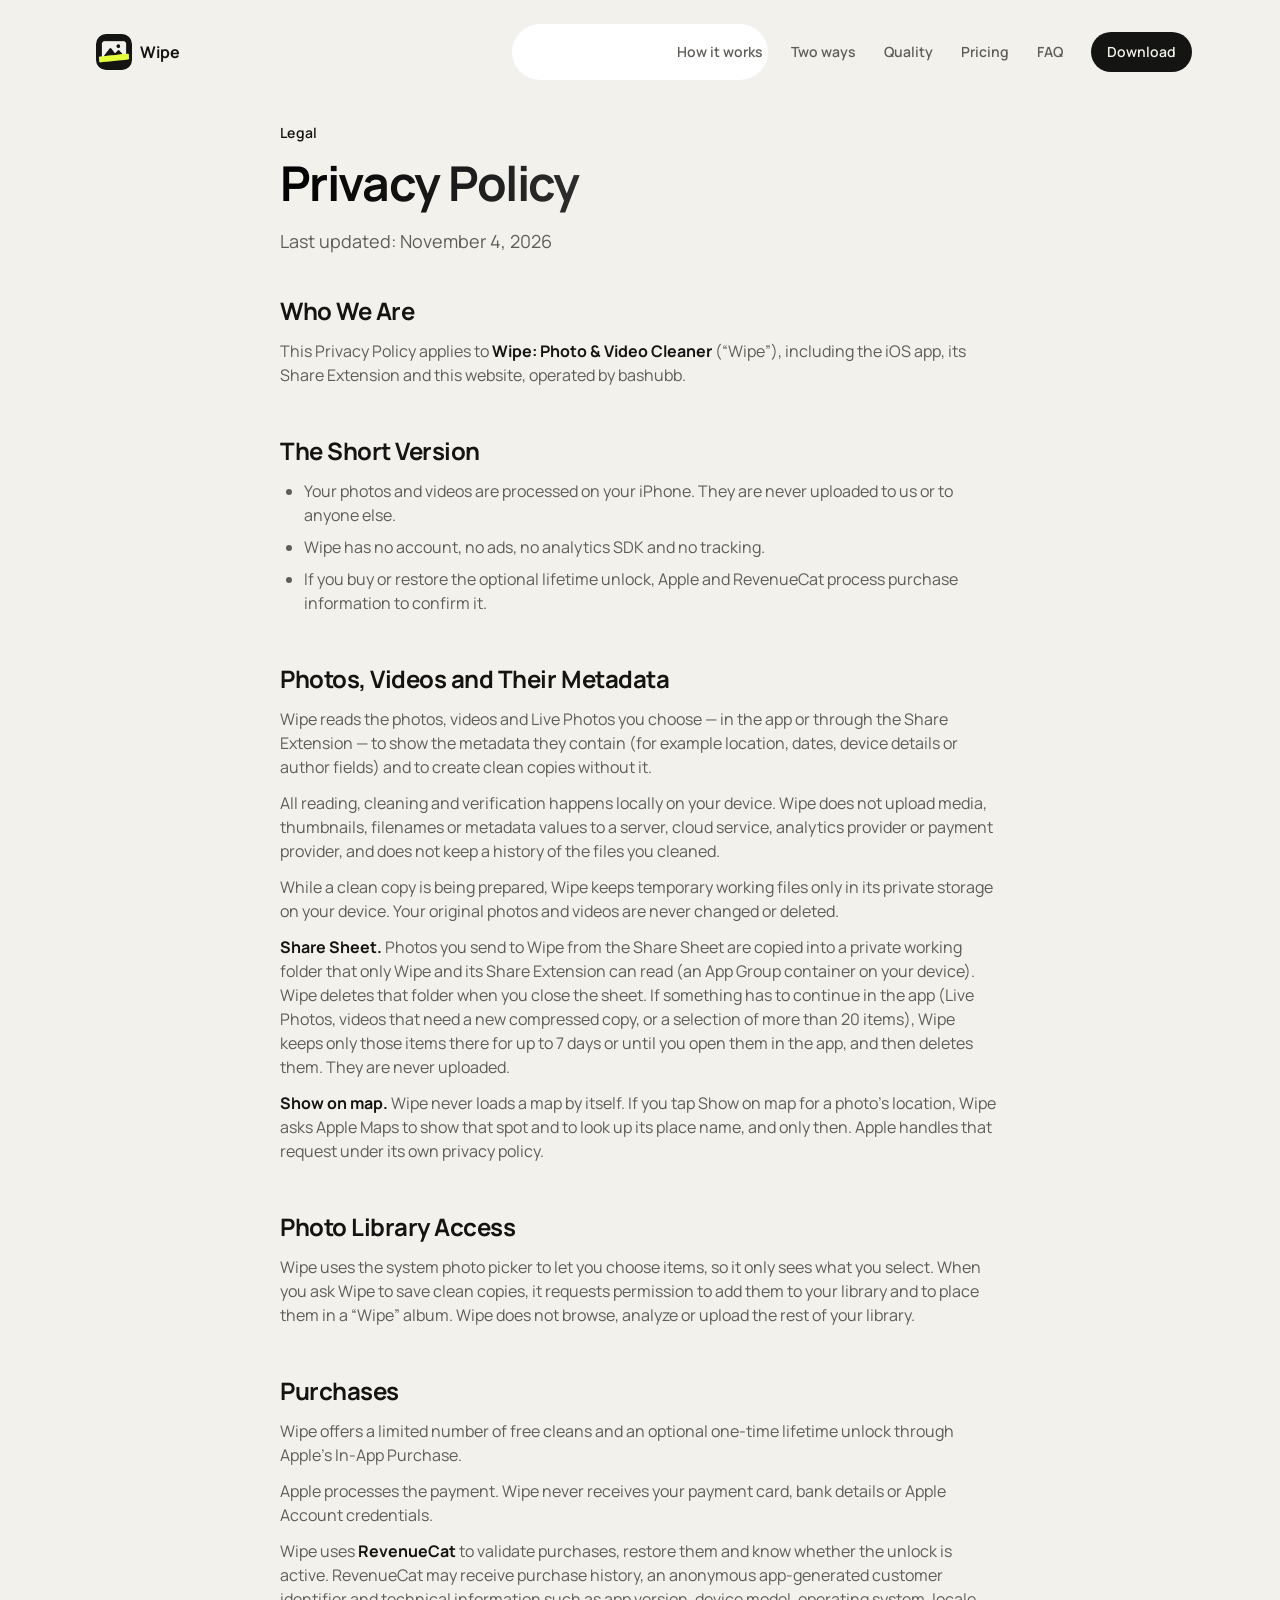
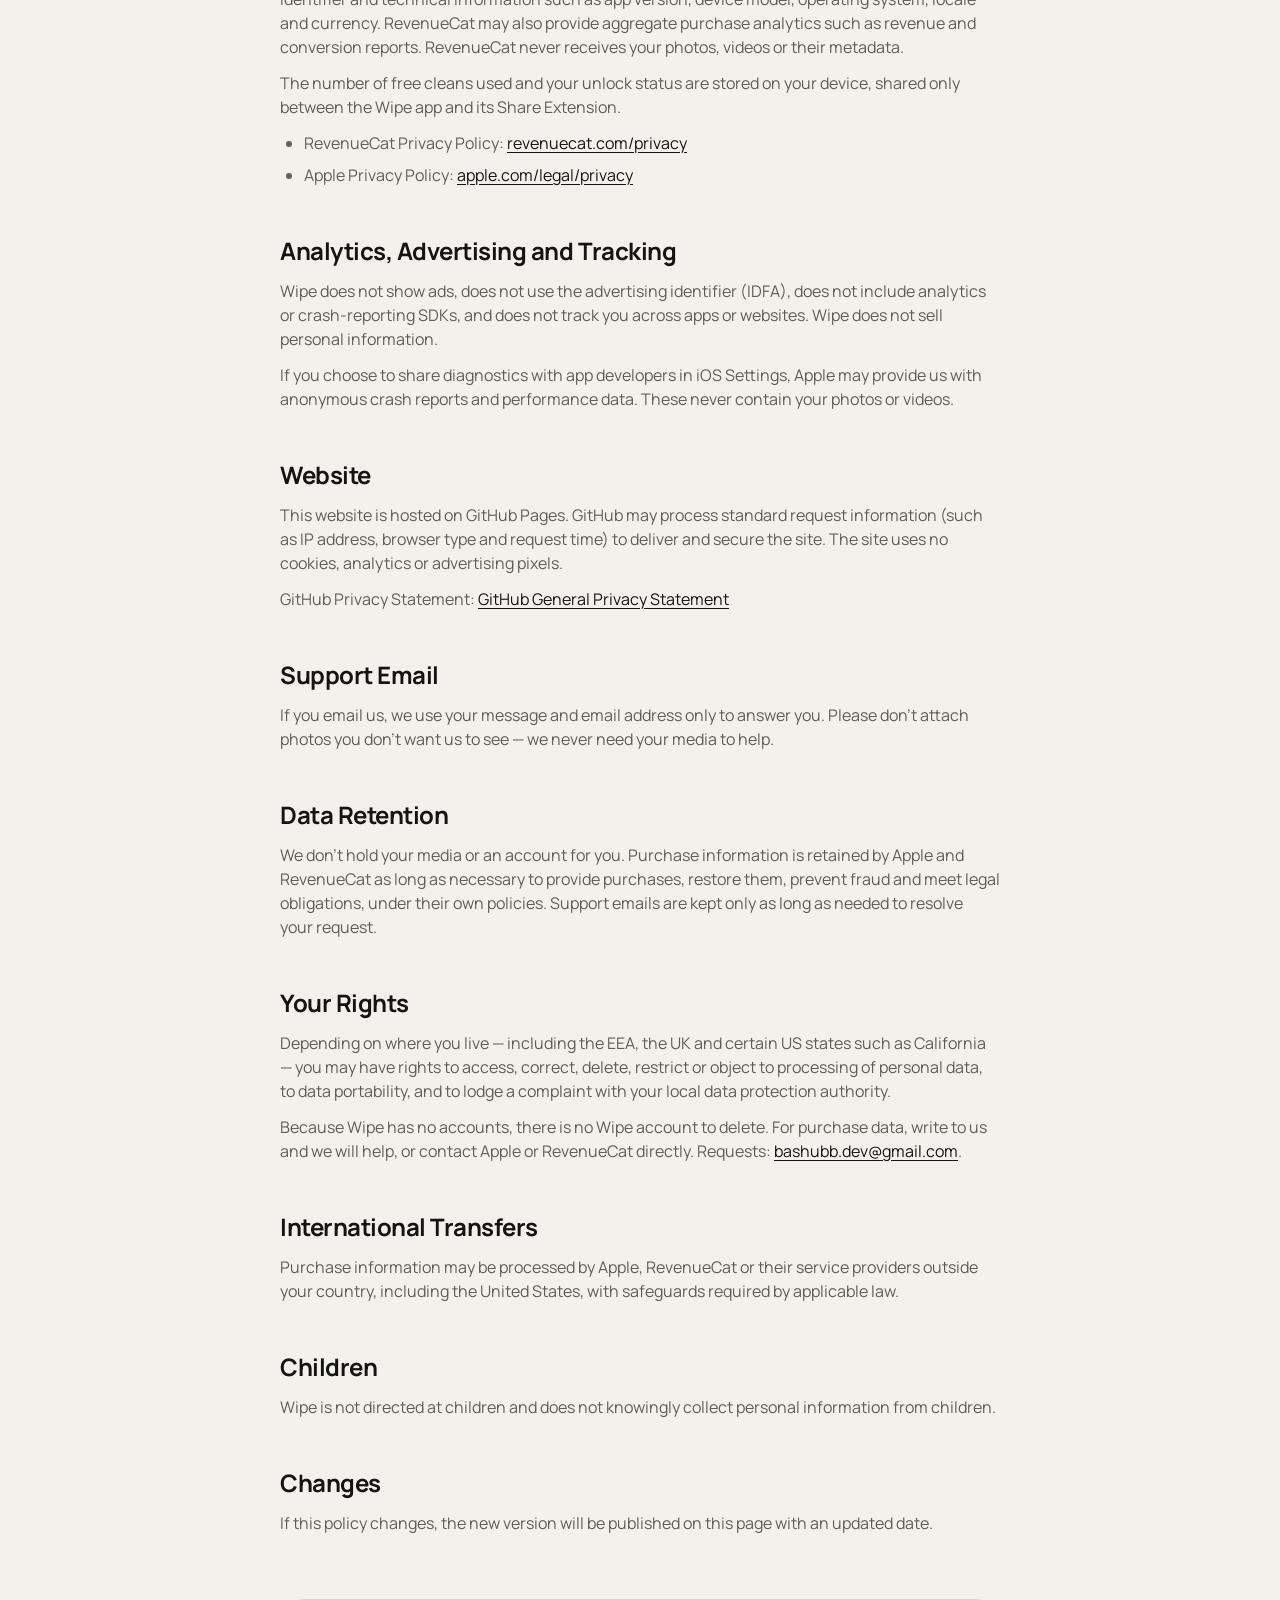
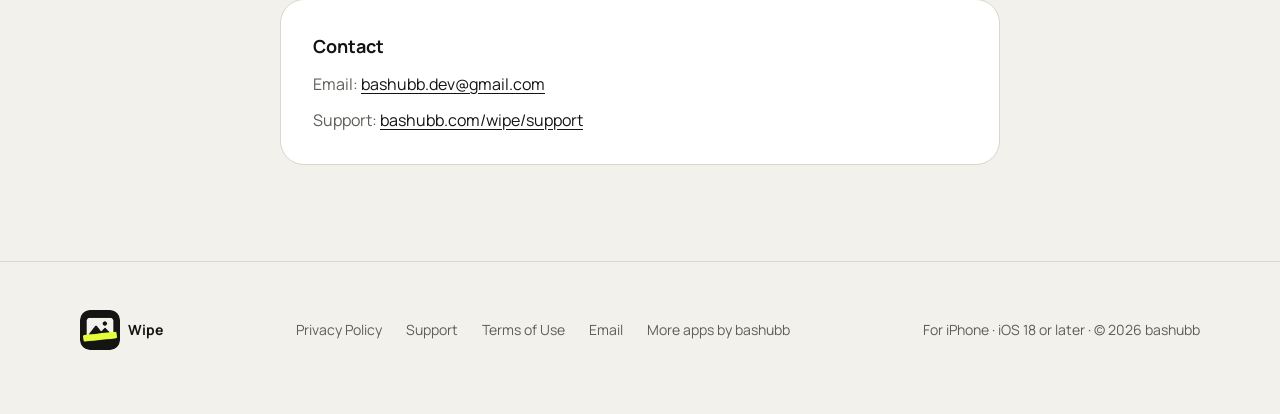
<file: docs/privacy/index.html>
<!doctype html>
<html lang="en" class="no-js" data-store="live">
<head>
<meta charset="utf-8">
<meta name="viewport" content="width=device-width, initial-scale=1">
<title>Privacy Policy | Wipe</title>
<meta name="description" content="How Wipe handles your photos and videos (on your iPhone only), the optional one-time purchase, and website data.">
<link rel="canonical" href="https://bashubb.com/wipe/privacy/">
<meta property="og:type" content="website">
<meta property="og:site_name" content="Wipe">
<meta property="og:title" content="Privacy Policy | Wipe">
<meta property="og:description" content="Your photos and videos never leave your iPhone. No account, no ads, no tracking.">
<meta property="og:url" content="https://bashubb.com/wipe/privacy/">
<meta property="og:image" content="https://bashubb.com/wipe/assets/apple-touch-icon.png">
<meta name="twitter:card" content="summary">
<link rel="icon" href="../assets/fav/favicon-32.png" type="image/png" sizes="32x32">
<link rel="icon" href="../assets/fav/favicon-48.png" type="image/png" sizes="48x48">
<link rel="icon" href="../assets/fav/favicon-192.png" type="image/png" sizes="192x192">
<link rel="apple-touch-icon" href="../assets/fav/apple-touch-icon.png">
<meta name="theme-color" content="#f3f1ec">
<link rel="preload" href="../assets/fonts/manrope-latin.woff2" as="font" type="font/woff2" crossorigin>
<link rel="stylesheet" href="../assets/landing.css?v=56">
<link rel="stylesheet" href="../assets/wipe.css?v=60">
</head>
<body>
<a class="skip" href="#main">Skip to content</a>
<svg width="0" height="0" style="position:absolute" aria-hidden="true"><symbol id="i-apple-logo" viewBox="0 0 256 256" fill="currentColor"><path d="M227,168a12,12,0,0,0-4.21-5.09C207.25,152.22,204,133.68,204,120c0-16.17,12.68-30.6,20.25-37.76a12,12,0,0,0,0-17.43C210.89,52.17,188.81,44,168,44a76.29,76.29,0,0,0-40,11.37,75.59,75.59,0,0,0-93.58,11A78.64,78.64,0,0,0,12,123.51,131,131,0,0,0,53.43,216,43.81,43.81,0,0,0,83.6,228h87.69a43.87,43.87,0,0,0,32.05-13.85,127.63,127.63,0,0,0,18.4-25.39c1.57-2.88,3-5.71,4.14-8.41C227.47,176.67,229.12,172.87,227,168Zm-41.23,29.82A19.78,19.78,0,0,1,171.29,204H83.6a19.85,19.85,0,0,1-13.7-5.42A107.18,107.18,0,0,1,36,122.88,54.49,54.49,0,0,1,51.5,83.28,50.86,50.86,0,0,1,88,68h.72A51.5,51.5,0,0,1,120.48,79.4a12,12,0,0,0,15,0A51.41,51.41,0,0,1,168,68a67.24,67.24,0,0,1,29.88,7.4C186.26,89.66,180,105.13,180,120c0,23.33,7.47,42.89,21.25,56.19A103.3,103.3,0,0,1,185.76,197.81ZM128.75,13A43.83,43.83,0,0,1,142.17,1.51a12,12,0,0,1,11.64,21,19.84,19.84,0,0,0-6.11,5.24A12,12,0,0,1,128.75,13Z"/></symbol><symbol id="i-arrow-right" viewBox="0 0 256 256" fill="currentColor"><path d="M224.49,136.49l-72,72a12,12,0,0,1-17-17L187,140H40a12,12,0,0,1,0-24H187L135.51,64.48a12,12,0,0,1,17-17l72,72A12,12,0,0,1,224.49,136.49Z"/></symbol><symbol id="i-check" viewBox="0 0 256 256" fill="currentColor"><path d="M232.49,80.49l-128,128a12,12,0,0,1-17,0l-56-56a12,12,0,1,1,17-17L96,183,215.51,63.51a12,12,0,0,1,17,17Z"/></symbol><symbol id="i-check-circle" viewBox="0 0 256 256" fill="currentColor"><path d="M176.49,95.51a12,12,0,0,1,0,17l-56,56a12,12,0,0,1-17,0l-24-24a12,12,0,1,1,17-17L112,143l47.51-47.52A12,12,0,0,1,176.49,95.51ZM236,128A108,108,0,1,1,128,20,108.12,108.12,0,0,1,236,128Zm-24,0a84,84,0,1,0-84,84A84.09,84.09,0,0,0,212,128Z"/></symbol><symbol id="i-clock" viewBox="0 0 256 256" fill="currentColor"><path d="M128,20A108,108,0,1,0,236,128,108.12,108.12,0,0,0,128,20Zm0,192a84,84,0,1,1,84-84A84.09,84.09,0,0,1,128,212Zm68-84a12,12,0,0,1-12,12H128a12,12,0,0,1-12-12V72a12,12,0,0,1,24,0v44h44A12,12,0,0,1,196,128Z"/></symbol><symbol id="i-cloud-slash" viewBox="0 0 256 256" fill="currentColor"><path d="M56.88,31.93A12,12,0,1,0,39.12,48.07L71.79,84A68,68,0,0,0,72,220h88a91.26,91.26,0,0,0,30.66-5.24l8.46,9.31a12,12,0,0,0,17.76-16.14ZM160,196H72a44,44,0,0,1-1.8-87.95A91.91,91.91,0,0,0,68,128a12,12,0,0,0,24,0,68.22,68.22,0,0,1,2.66-18.84l77.88,85.67A68.67,68.67,0,0,1,160,196Zm92-68a91.32,91.32,0,0,1-17.53,54,12,12,0,1,1-19.41-14.11,68,68,0,0,0-89.57-98.53,12,12,0,0,1-12.2-20.66A92,92,0,0,1,252,128Z"/></symbol><symbol id="i-device-mobile" viewBox="0 0 256 256" fill="currentColor"><path d="M176,12H80A28,28,0,0,0,52,40V216a28,28,0,0,0,28,28h96a28,28,0,0,0,28-28V40A28,28,0,0,0,176,12ZM76,76H180V180H76Zm4-40h96a4,4,0,0,1,4,4V52H76V40A4,4,0,0,1,80,36Zm96,184H80a4,4,0,0,1-4-4V204H180v12A4,4,0,0,1,176,220Z"/></symbol><symbol id="i-image" viewBox="0 0 256 256" fill="currentColor"><path d="M144,96a16,16,0,1,1,16,16A16,16,0,0,1,144,96Zm92-40V200a20,20,0,0,1-20,20H40a20,20,0,0,1-20-20V56A20,20,0,0,1,40,36H216A20,20,0,0,1,236,56ZM44,60v79.72l33.86-33.86a20,20,0,0,1,28.28,0L147.31,147l17.18-17.17a20,20,0,0,1,28.28,0L212,149.09V60Zm0,136H162.34L92,125.66l-48,48Zm168,0V183l-33.37-33.37L164.28,164l32,32Z"/></symbol><symbol id="i-infinity" viewBox="0 0 256 256" fill="currentColor"><path d="M252,128a60,60,0,0,1-102.43,42.43l-.49-.53L89.22,102.31a36,36,0,1,0,0,51.38l3.08-3.48a12,12,0,1,1,18,15.91l-3.35,3.78-.49.53a60,60,0,1,1,0-84.86l.49.53,59.86,67.59a36,36,0,1,0,0-51.38l-3.08,3.48a12,12,0,1,1-18-15.91l3.35-3.78.49-.53A60,60,0,0,1,252,128Z"/></symbol><symbol id="i-lightning" viewBox="0 0 256 256" fill="currentColor"><path d="M219.71,117.38a12,12,0,0,0-7.25-8.52L161.28,88.39l10.59-70.61a12,12,0,0,0-20.64-10l-112,120a12,12,0,0,0,4.31,19.33l51.18,20.47L84.13,238.22a12,12,0,0,0,20.64,10l112-120A12,12,0,0,0,219.71,117.38ZM113.6,203.55l6.27-41.77a12,12,0,0,0-7.41-12.92L68.74,131.37,142.4,52.45l-6.27,41.77a12,12,0,0,0,7.41,12.92l43.72,17.49Z"/></symbol><symbol id="i-magic-wand" viewBox="0 0 256 256" fill="currentColor"><path d="M252,152a12,12,0,0,1-12,12H228v12a12,12,0,0,1-24,0V164H192a12,12,0,0,1,0-24h12V128a12,12,0,0,1,24,0v12h12A12,12,0,0,1,252,152ZM56,76H68V88a12,12,0,0,0,24,0V76h12a12,12,0,1,0,0-24H92V40a12,12,0,0,0-24,0V52H56a12,12,0,0,0,0,24ZM184,188h-4v-4a12,12,0,0,0-24,0v4h-4a12,12,0,0,0,0,24h4v4a12,12,0,0,0,24,0v-4h4a12,12,0,0,0,0-24ZM222.14,82.83,82.82,222.14a20,20,0,0,1-28.28,0L33.85,201.46a20,20,0,0,1,0-28.29L173.17,33.86a20,20,0,0,1,28.28,0l20.69,20.68A20,20,0,0,1,222.14,82.83ZM159,112,144,97,53.65,187.31l15,15Zm43.31-43.31-15-15L161,80l15,15Z"/></symbol><symbol id="i-magnifying-glass-plus" viewBox="0 0 256 256" fill="currentColor"><path d="M156,112a12,12,0,0,1-12,12H124v20a12,12,0,0,1-24,0V124H80a12,12,0,0,1,0-24h20V80a12,12,0,0,1,24,0v20h20A12,12,0,0,1,156,112Zm76.49,120.49a12,12,0,0,1-17,0L168,185a92.12,92.12,0,1,1,17-17l47.54,47.53A12,12,0,0,1,232.49,232.49ZM112,180a68,68,0,1,0-68-68A68.08,68.08,0,0,0,112,180Z"/></symbol><symbol id="i-map-pin" viewBox="0 0 256 256" fill="currentColor"><path d="M128,60a44,44,0,1,0,44,44A44.05,44.05,0,0,0,128,60Zm0,64a20,20,0,1,1,20-20A20,20,0,0,1,128,124Zm0-112a92.1,92.1,0,0,0-92,92c0,77.36,81.64,135.4,85.12,137.83a12,12,0,0,0,13.76,0,259,259,0,0,0,42.18-39C205.15,170.57,220,136.37,220,104A92.1,92.1,0,0,0,128,12Zm31.3,174.71A249.35,249.35,0,0,1,128,216.89a249.35,249.35,0,0,1-31.3-30.18C80,167.37,60,137.31,60,104a68,68,0,0,1,136,0C196,137.31,176,167.37,159.3,186.71Z"/></symbol><symbol id="i-plus" viewBox="0 0 256 256" fill="currentColor"><path d="M228,128a12,12,0,0,1-12,12H140v76a12,12,0,0,1-24,0V140H40a12,12,0,0,1,0-24h76V40a12,12,0,0,1,24,0v76h76A12,12,0,0,1,228,128Z"/></symbol><symbol id="i-text-align-left" viewBox="0 0 256 256" fill="currentColor"><path d="M28,64A12,12,0,0,1,40,52H216a12,12,0,0,1,0,24H40A12,12,0,0,1,28,64Zm12,52H168a12,12,0,0,0,0-24H40a12,12,0,0,0,0,24Zm176,16H40a12,12,0,0,0,0,24H216a12,12,0,0,0,0-24Zm-48,40H40a12,12,0,0,0,0,24H168a12,12,0,0,0,0-24Z"/></symbol><symbol id="i-user" viewBox="0 0 256 256" fill="currentColor"><path d="M234.38,210a123.36,123.36,0,0,0-60.78-53.23,76,76,0,1,0-91.2,0A123.36,123.36,0,0,0,21.62,210a12,12,0,1,0,20.77,12c18.12-31.32,50.12-50,85.61-50s67.49,18.69,85.61,50a12,12,0,0,0,20.77-12ZM76,96a52,52,0,1,1,52,52A52.06,52.06,0,0,1,76,96Z"/></symbol><symbol id="i-x" viewBox="0 0 256 256" fill="currentColor"><path d="M208.49,191.51a12,12,0,0,1-17,17L128,145,64.49,208.49a12,12,0,0,1-17-17L111,128,47.51,64.49a12,12,0,0,1,17-17L128,111l63.51-63.52a12,12,0,0,1,17,17L145,128Z"/></symbol></svg>
<nav class="island" aria-label="Main navigation">
  <a class="brand" href="../"><img src="../assets/app-icon-128.png" alt="" width="28" height="28">Wipe</a>
  <div class="links">
    <a href="../#layers">How it works</a>
    <a href="../#modes">Two ways</a>
    <a href="../#quality">Quality</a>
    <a href="../#pricing">Pricing</a>
    <a href="../#faq">FAQ</a>
  </div>
  <a class="btn sm cta when-live" href="https://apps.apple.com/app/id6810408492" data-store-link>Download</a>
  <span class="btn sm cta when-soon" aria-disabled="true">Coming soon</span>
  <button class="burger" type="button" aria-expanded="false" aria-controls="menu" aria-label="Open menu"><span></span><span></span></button>
</nav>
<div class="menu" id="menu">
  <a href="../#layers">How it works</a>
  <a href="../#modes">Two ways</a>
  <a href="../#quality">Quality</a>
  <a href="../#pricing">Pricing</a>
  <a href="../#faq">FAQ</a>
  <a href="../support/">Support</a>
</div>

<main id="main" class="doc-page">
<section class="doc-head">
  <div class="wrap doc">
    <span class="eyebrow">Legal</span>
    <h1 class="hero-title">Privacy Policy</h1>
    <p class="lead">Last updated: November 4, 2026</p>
  </div>
</section>
<section class="doc-body">
  <div class="wrap doc">
<h2>Who We Are</h2>
<p>This Privacy Policy applies to <strong>Wipe: Photo &amp; Video Cleaner</strong> (“Wipe”), including the iOS app, its Share Extension and this website, operated by bashubb.</p>
<h2>The Short Version</h2>
<ul>
<li>Your photos and videos are processed on your iPhone. They are never uploaded to us or to anyone else.</li>
<li>Wipe has no account, no ads, no analytics SDK and no tracking.</li>
<li>If you buy or restore the optional lifetime unlock, Apple and RevenueCat process purchase information to confirm it.</li>
</ul>
<h2>Photos, Videos and Their Metadata</h2>
<p>Wipe reads the photos, videos and Live Photos you choose — in the app or through the Share Extension — to show the metadata they contain (for example location, dates, device details or author fields) and to create clean copies without it.</p>
<p>All reading, cleaning and verification happens locally on your device. Wipe does not upload media, thumbnails, filenames or metadata values to a server, cloud service, analytics provider or payment provider, and does not keep a history of the files you cleaned.</p>
<p>While a clean copy is being prepared, Wipe keeps temporary working files only in its private storage on your device. Your original photos and videos are never changed or deleted.</p>
<p><strong>Share Sheet.</strong> Photos you send to Wipe from the Share Sheet are copied into a private working folder that only Wipe and its Share Extension can read (an App Group container on your device). Wipe deletes that folder when you close the sheet. If something has to continue in the app (Live Photos, videos that need a new compressed copy, or a selection of more than 20 items), Wipe keeps only those items there for up to 7 days or until you open them in the app, and then deletes them. They are never uploaded.</p>
<p><strong>Show on map.</strong> Wipe never loads a map by itself. If you tap Show on map for a photo’s location, Wipe asks Apple Maps to show that spot and to look up its place name, and only then. Apple handles that request under its own privacy policy.</p>
<h2>Photo Library Access</h2>
<p>Wipe uses the system photo picker to let you choose items, so it only sees what you select. When you ask Wipe to save clean copies, it requests permission to add them to your library and to place them in a “Wipe” album. Wipe does not browse, analyze or upload the rest of your library.</p>
<h2>Purchases</h2>
<p>Wipe offers a limited number of free cleans and an optional one-time lifetime unlock through Apple’s In-App Purchase.</p>
<p>Apple processes the payment. Wipe never receives your payment card, bank details or Apple Account credentials.</p>
<p>Wipe uses <strong>RevenueCat</strong> to validate purchases, restore them and know whether the unlock is active. RevenueCat may receive purchase history, an anonymous app-generated customer identifier and technical information such as app version, device model, operating system, locale and currency. RevenueCat may also provide aggregate purchase analytics such as revenue and conversion reports. RevenueCat never receives your photos, videos or their metadata.</p>
<p>The number of free cleans used and your unlock status are stored on your device, shared only between the Wipe app and its Share Extension.</p>
<ul>
<li>RevenueCat Privacy Policy: <a href="https://www.revenuecat.com/privacy" rel="noopener">revenuecat.com/privacy</a></li>
<li>Apple Privacy Policy: <a href="https://www.apple.com/legal/privacy/" rel="noopener">apple.com/legal/privacy</a></li>
</ul>
<h2>Analytics, Advertising and Tracking</h2>
<p>Wipe does not show ads, does not use the advertising identifier (IDFA), does not include analytics or crash-reporting SDKs, and does not track you across apps or websites. Wipe does not sell personal information.</p>
<p>If you choose to share diagnostics with app developers in iOS Settings, Apple may provide us with anonymous crash reports and performance data. These never contain your photos or videos.</p>
<h2>Website</h2>
<p>This website is hosted on GitHub Pages. GitHub may process standard request information (such as IP address, browser type and request time) to deliver and secure the site. The site uses no cookies, analytics or advertising pixels.</p>
<p>GitHub Privacy Statement: <a href="https://docs.github.com/en/site-policy/privacy-policies/github-general-privacy-statement" rel="noopener">GitHub General Privacy Statement</a></p>
<h2>Support Email</h2>
<p>If you email us, we use your message and email address only to answer you. Please don’t attach photos you don’t want us to see — we never need your media to help.</p>
<h2>Data Retention</h2>
<p>We don’t hold your media or an account for you. Purchase information is retained by Apple and RevenueCat as long as necessary to provide purchases, restore them, prevent fraud and meet legal obligations, under their own policies. Support emails are kept only as long as needed to resolve your request.</p>
<h2>Your Rights</h2>
<p>Depending on where you live — including the EEA, the UK and certain US states such as California — you may have rights to access, correct, delete, restrict or object to processing of personal data, to data portability, and to lodge a complaint with your local data protection authority.</p>
<p>Because Wipe has no accounts, there is no Wipe account to delete. For purchase data, write to us and we will help, or contact Apple or RevenueCat directly. Requests: <a href="mailto:bashubb.dev@gmail.com">bashubb.dev@gmail.com</a>.</p>
<h2>International Transfers</h2>
<p>Purchase information may be processed by Apple, RevenueCat or their service providers outside your country, including the United States, with safeguards required by applicable law.</p>
<h2>Children</h2>
<p>Wipe is not directed at children and does not knowingly collect personal information from children.</p>
<h2>Changes</h2>
<p>If this policy changes, the new version will be published on this page with an updated date.</p>
<div class="contact">
<p><strong>Contact</strong></p>
<p>Email: <a href="mailto:bashubb.dev@gmail.com">bashubb.dev@gmail.com</a></p>
<p>Support: <a href="https://bashubb.com/wipe/support/">bashubb.com/wipe/support</a></p>
</div>
  </div>
</section>
</main>

<footer class="footer">
  <div class="wrap">
    <a class="brand" href="../"><img src="../assets/app-icon-128.png" alt="" width="24" height="24">Wipe</a>
    <nav aria-label="Footer">
      <a href="../privacy/">Privacy Policy</a>
      <a href="../support/">Support</a>
      <a href="https://www.apple.com/legal/internet-services/itunes/dev/stdeula/">Terms of Use</a>
      <a href="mailto:bashubb.dev@gmail.com">Email</a>
      <a href="https://bashubb.com/">More apps by bashubb</a>
    </nav>
    <span>For iPhone · iOS 18 or later · © 2026 bashubb</span>
  </div>
</footer>
<script src="../assets/landing.js?v=54"></script>
</body>
</html>
</file>
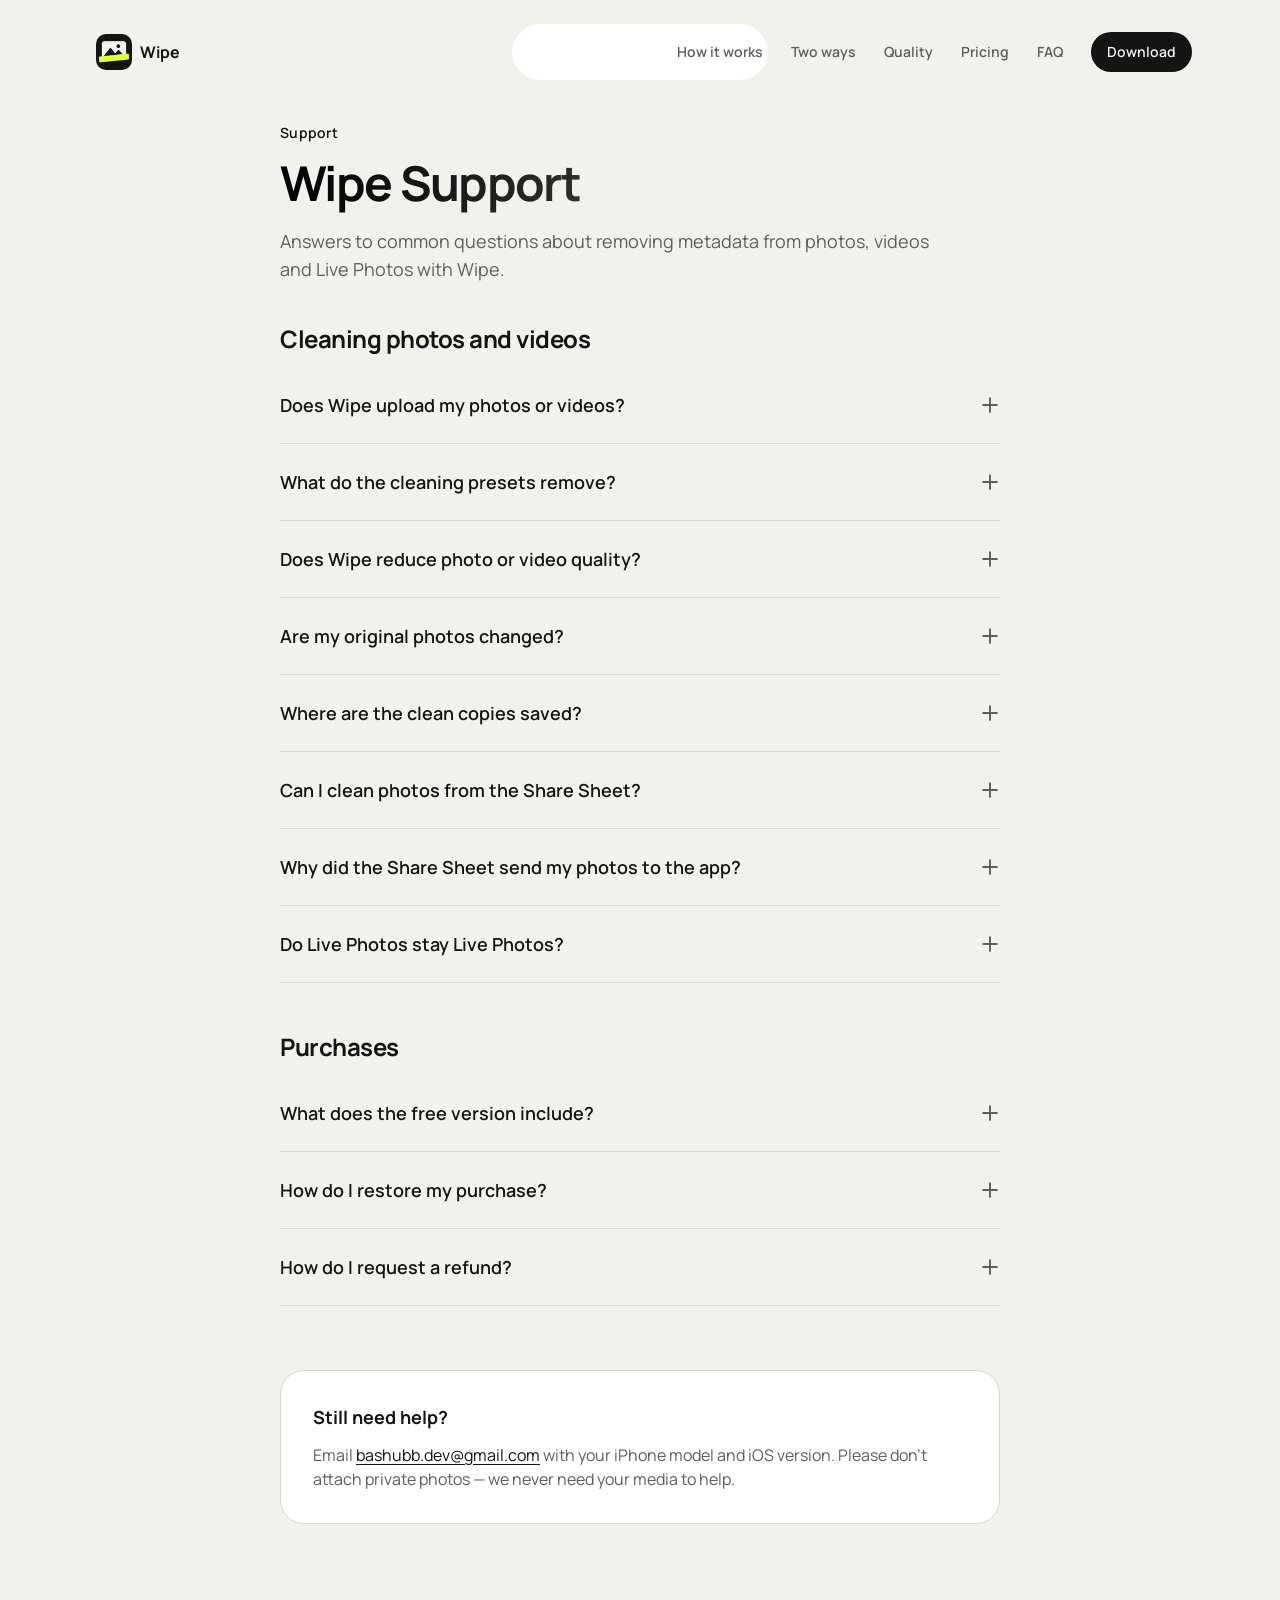
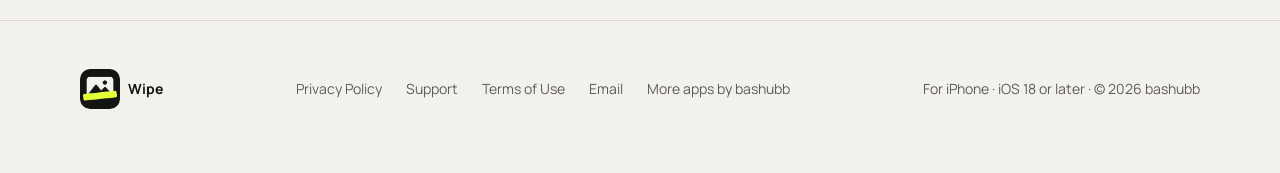
<file: docs/support/index.html>
<!doctype html>
<html lang="en" class="no-js" data-store="live">
<head>
<meta charset="utf-8">
<meta name="viewport" content="width=device-width, initial-scale=1">
<title>Wipe Support — Remove Photo &amp; Video Metadata on iPhone</title>
<meta name="description" content="Help for Wipe: how to remove location and other metadata from iPhone photos, videos and Live Photos, restore your purchase, and contact support.">
<link rel="canonical" href="https://bashubb.com/wipe/support/">
<meta property="og:type" content="website">
<meta property="og:site_name" content="Wipe">
<meta property="og:title" content="Wipe Support">
<meta property="og:description" content="Answers about cleaning photo and video metadata with Wipe, purchases and privacy.">
<meta property="og:url" content="https://bashubb.com/wipe/support/">
<meta property="og:image" content="https://bashubb.com/wipe/assets/apple-touch-icon.png">
<meta name="twitter:card" content="summary">
<link rel="icon" href="../assets/fav/favicon-32.png" type="image/png" sizes="32x32">
<link rel="icon" href="../assets/fav/favicon-48.png" type="image/png" sizes="48x48">
<link rel="icon" href="../assets/fav/favicon-192.png" type="image/png" sizes="192x192">
<link rel="apple-touch-icon" href="../assets/fav/apple-touch-icon.png">
<script type="application/ld+json">
{
  "@context": "https://schema.org",
  "@type": "FAQPage",
  "mainEntity": [
    {"@type": "Question", "name": "Does Wipe upload my photos or videos?", "acceptedAnswer": {"@type": "Answer", "text": "No. Wipe reads and cleans everything on your iPhone. Your media, filenames and metadata are never uploaded."}},
    {"@type": "Question", "name": "What do the cleaning presets remove?", "acceptedAnswer": {"@type": "Answer", "text": "Safe to Share removes location, author and copyright, capture dates, device and lens details, editing software and captions, and keeps camera settings. Location Only removes just location. Wipe Everything removes all metadata that is not needed to display the photo or video correctly."}},
    {"@type": "Question", "name": "Does Wipe reduce photo or video quality?", "acceptedAnswer": {"@type": "Answer", "text": "For JPEG, HEIC and most videos Wipe copies the original image or video data unchanged and only rewrites the metadata, shown as Quality preserved. If a file needs a new encoded copy, Wipe tells you before processing."}},
    {"@type": "Question", "name": "Are my original photos changed?", "acceptedAnswer": {"@type": "Answer", "text": "No. Wipe always creates new clean copies. Your originals stay exactly as they were."}},
    {"@type": "Question", "name": "Where are the clean copies saved?", "acceptedAnswer": {"@type": "Answer", "text": "In your Photos library, in an album called Wipe. You can also share them directly from the result screen."}},
    {"@type": "Question", "name": "How do I restore my purchase?", "acceptedAnswer": {"@type": "Answer", "text": "Open Wipe, go to Settings and tap Restore Purchase while signed in with the Apple Account you used to buy the unlock."}}
  ]
}
</script>
<meta name="theme-color" content="#f3f1ec">
<link rel="preload" href="../assets/fonts/manrope-latin.woff2" as="font" type="font/woff2" crossorigin>
<link rel="stylesheet" href="../assets/landing.css?v=56">
<link rel="stylesheet" href="../assets/wipe.css?v=60">
</head>
<body>
<a class="skip" href="#main">Skip to content</a>
<svg width="0" height="0" style="position:absolute" aria-hidden="true"><symbol id="i-apple-logo" viewBox="0 0 256 256" fill="currentColor"><path d="M227,168a12,12,0,0,0-4.21-5.09C207.25,152.22,204,133.68,204,120c0-16.17,12.68-30.6,20.25-37.76a12,12,0,0,0,0-17.43C210.89,52.17,188.81,44,168,44a76.29,76.29,0,0,0-40,11.37,75.59,75.59,0,0,0-93.58,11A78.64,78.64,0,0,0,12,123.51,131,131,0,0,0,53.43,216,43.81,43.81,0,0,0,83.6,228h87.69a43.87,43.87,0,0,0,32.05-13.85,127.63,127.63,0,0,0,18.4-25.39c1.57-2.88,3-5.71,4.14-8.41C227.47,176.67,229.12,172.87,227,168Zm-41.23,29.82A19.78,19.78,0,0,1,171.29,204H83.6a19.85,19.85,0,0,1-13.7-5.42A107.18,107.18,0,0,1,36,122.88,54.49,54.49,0,0,1,51.5,83.28,50.86,50.86,0,0,1,88,68h.72A51.5,51.5,0,0,1,120.48,79.4a12,12,0,0,0,15,0A51.41,51.41,0,0,1,168,68a67.24,67.24,0,0,1,29.88,7.4C186.26,89.66,180,105.13,180,120c0,23.33,7.47,42.89,21.25,56.19A103.3,103.3,0,0,1,185.76,197.81ZM128.75,13A43.83,43.83,0,0,1,142.17,1.51a12,12,0,0,1,11.64,21,19.84,19.84,0,0,0-6.11,5.24A12,12,0,0,1,128.75,13Z"/></symbol><symbol id="i-arrow-right" viewBox="0 0 256 256" fill="currentColor"><path d="M224.49,136.49l-72,72a12,12,0,0,1-17-17L187,140H40a12,12,0,0,1,0-24H187L135.51,64.48a12,12,0,0,1,17-17l72,72A12,12,0,0,1,224.49,136.49Z"/></symbol><symbol id="i-check" viewBox="0 0 256 256" fill="currentColor"><path d="M232.49,80.49l-128,128a12,12,0,0,1-17,0l-56-56a12,12,0,1,1,17-17L96,183,215.51,63.51a12,12,0,0,1,17,17Z"/></symbol><symbol id="i-check-circle" viewBox="0 0 256 256" fill="currentColor"><path d="M176.49,95.51a12,12,0,0,1,0,17l-56,56a12,12,0,0,1-17,0l-24-24a12,12,0,1,1,17-17L112,143l47.51-47.52A12,12,0,0,1,176.49,95.51ZM236,128A108,108,0,1,1,128,20,108.12,108.12,0,0,1,236,128Zm-24,0a84,84,0,1,0-84,84A84.09,84.09,0,0,0,212,128Z"/></symbol><symbol id="i-clock" viewBox="0 0 256 256" fill="currentColor"><path d="M128,20A108,108,0,1,0,236,128,108.12,108.12,0,0,0,128,20Zm0,192a84,84,0,1,1,84-84A84.09,84.09,0,0,1,128,212Zm68-84a12,12,0,0,1-12,12H128a12,12,0,0,1-12-12V72a12,12,0,0,1,24,0v44h44A12,12,0,0,1,196,128Z"/></symbol><symbol id="i-cloud-slash" viewBox="0 0 256 256" fill="currentColor"><path d="M56.88,31.93A12,12,0,1,0,39.12,48.07L71.79,84A68,68,0,0,0,72,220h88a91.26,91.26,0,0,0,30.66-5.24l8.46,9.31a12,12,0,0,0,17.76-16.14ZM160,196H72a44,44,0,0,1-1.8-87.95A91.91,91.91,0,0,0,68,128a12,12,0,0,0,24,0,68.22,68.22,0,0,1,2.66-18.84l77.88,85.67A68.67,68.67,0,0,1,160,196Zm92-68a91.32,91.32,0,0,1-17.53,54,12,12,0,1,1-19.41-14.11,68,68,0,0,0-89.57-98.53,12,12,0,0,1-12.2-20.66A92,92,0,0,1,252,128Z"/></symbol><symbol id="i-device-mobile" viewBox="0 0 256 256" fill="currentColor"><path d="M176,12H80A28,28,0,0,0,52,40V216a28,28,0,0,0,28,28h96a28,28,0,0,0,28-28V40A28,28,0,0,0,176,12ZM76,76H180V180H76Zm4-40h96a4,4,0,0,1,4,4V52H76V40A4,4,0,0,1,80,36Zm96,184H80a4,4,0,0,1-4-4V204H180v12A4,4,0,0,1,176,220Z"/></symbol><symbol id="i-image" viewBox="0 0 256 256" fill="currentColor"><path d="M144,96a16,16,0,1,1,16,16A16,16,0,0,1,144,96Zm92-40V200a20,20,0,0,1-20,20H40a20,20,0,0,1-20-20V56A20,20,0,0,1,40,36H216A20,20,0,0,1,236,56ZM44,60v79.72l33.86-33.86a20,20,0,0,1,28.28,0L147.31,147l17.18-17.17a20,20,0,0,1,28.28,0L212,149.09V60Zm0,136H162.34L92,125.66l-48,48Zm168,0V183l-33.37-33.37L164.28,164l32,32Z"/></symbol><symbol id="i-infinity" viewBox="0 0 256 256" fill="currentColor"><path d="M252,128a60,60,0,0,1-102.43,42.43l-.49-.53L89.22,102.31a36,36,0,1,0,0,51.38l3.08-3.48a12,12,0,1,1,18,15.91l-3.35,3.78-.49.53a60,60,0,1,1,0-84.86l.49.53,59.86,67.59a36,36,0,1,0,0-51.38l-3.08,3.48a12,12,0,1,1-18-15.91l3.35-3.78.49-.53A60,60,0,0,1,252,128Z"/></symbol><symbol id="i-lightning" viewBox="0 0 256 256" fill="currentColor"><path d="M219.71,117.38a12,12,0,0,0-7.25-8.52L161.28,88.39l10.59-70.61a12,12,0,0,0-20.64-10l-112,120a12,12,0,0,0,4.31,19.33l51.18,20.47L84.13,238.22a12,12,0,0,0,20.64,10l112-120A12,12,0,0,0,219.71,117.38ZM113.6,203.55l6.27-41.77a12,12,0,0,0-7.41-12.92L68.74,131.37,142.4,52.45l-6.27,41.77a12,12,0,0,0,7.41,12.92l43.72,17.49Z"/></symbol><symbol id="i-magic-wand" viewBox="0 0 256 256" fill="currentColor"><path d="M252,152a12,12,0,0,1-12,12H228v12a12,12,0,0,1-24,0V164H192a12,12,0,0,1,0-24h12V128a12,12,0,0,1,24,0v12h12A12,12,0,0,1,252,152ZM56,76H68V88a12,12,0,0,0,24,0V76h12a12,12,0,1,0,0-24H92V40a12,12,0,0,0-24,0V52H56a12,12,0,0,0,0,24ZM184,188h-4v-4a12,12,0,0,0-24,0v4h-4a12,12,0,0,0,0,24h4v4a12,12,0,0,0,24,0v-4h4a12,12,0,0,0,0-24ZM222.14,82.83,82.82,222.14a20,20,0,0,1-28.28,0L33.85,201.46a20,20,0,0,1,0-28.29L173.17,33.86a20,20,0,0,1,28.28,0l20.69,20.68A20,20,0,0,1,222.14,82.83ZM159,112,144,97,53.65,187.31l15,15Zm43.31-43.31-15-15L161,80l15,15Z"/></symbol><symbol id="i-magnifying-glass-plus" viewBox="0 0 256 256" fill="currentColor"><path d="M156,112a12,12,0,0,1-12,12H124v20a12,12,0,0,1-24,0V124H80a12,12,0,0,1,0-24h20V80a12,12,0,0,1,24,0v20h20A12,12,0,0,1,156,112Zm76.49,120.49a12,12,0,0,1-17,0L168,185a92.12,92.12,0,1,1,17-17l47.54,47.53A12,12,0,0,1,232.49,232.49ZM112,180a68,68,0,1,0-68-68A68.08,68.08,0,0,0,112,180Z"/></symbol><symbol id="i-map-pin" viewBox="0 0 256 256" fill="currentColor"><path d="M128,60a44,44,0,1,0,44,44A44.05,44.05,0,0,0,128,60Zm0,64a20,20,0,1,1,20-20A20,20,0,0,1,128,124Zm0-112a92.1,92.1,0,0,0-92,92c0,77.36,81.64,135.4,85.12,137.83a12,12,0,0,0,13.76,0,259,259,0,0,0,42.18-39C205.15,170.57,220,136.37,220,104A92.1,92.1,0,0,0,128,12Zm31.3,174.71A249.35,249.35,0,0,1,128,216.89a249.35,249.35,0,0,1-31.3-30.18C80,167.37,60,137.31,60,104a68,68,0,0,1,136,0C196,137.31,176,167.37,159.3,186.71Z"/></symbol><symbol id="i-plus" viewBox="0 0 256 256" fill="currentColor"><path d="M228,128a12,12,0,0,1-12,12H140v76a12,12,0,0,1-24,0V140H40a12,12,0,0,1,0-24h76V40a12,12,0,0,1,24,0v76h76A12,12,0,0,1,228,128Z"/></symbol><symbol id="i-text-align-left" viewBox="0 0 256 256" fill="currentColor"><path d="M28,64A12,12,0,0,1,40,52H216a12,12,0,0,1,0,24H40A12,12,0,0,1,28,64Zm12,52H168a12,12,0,0,0,0-24H40a12,12,0,0,0,0,24Zm176,16H40a12,12,0,0,0,0,24H216a12,12,0,0,0,0-24Zm-48,40H40a12,12,0,0,0,0,24H168a12,12,0,0,0,0-24Z"/></symbol><symbol id="i-user" viewBox="0 0 256 256" fill="currentColor"><path d="M234.38,210a123.36,123.36,0,0,0-60.78-53.23,76,76,0,1,0-91.2,0A123.36,123.36,0,0,0,21.62,210a12,12,0,1,0,20.77,12c18.12-31.32,50.12-50,85.61-50s67.49,18.69,85.61,50a12,12,0,0,0,20.77-12ZM76,96a52,52,0,1,1,52,52A52.06,52.06,0,0,1,76,96Z"/></symbol><symbol id="i-x" viewBox="0 0 256 256" fill="currentColor"><path d="M208.49,191.51a12,12,0,0,1-17,17L128,145,64.49,208.49a12,12,0,0,1-17-17L111,128,47.51,64.49a12,12,0,0,1,17-17L128,111l63.51-63.52a12,12,0,0,1,17,17L145,128Z"/></symbol></svg>
<nav class="island" aria-label="Main navigation">
  <a class="brand" href="../"><img src="../assets/app-icon-128.png" alt="" width="28" height="28">Wipe</a>
  <div class="links">
    <a href="../#layers">How it works</a>
    <a href="../#modes">Two ways</a>
    <a href="../#quality">Quality</a>
    <a href="../#pricing">Pricing</a>
    <a href="../#faq">FAQ</a>
  </div>
  <a class="btn sm cta when-live" href="https://apps.apple.com/app/id6810408492" data-store-link>Download</a>
  <span class="btn sm cta when-soon" aria-disabled="true">Coming soon</span>
  <button class="burger" type="button" aria-expanded="false" aria-controls="menu" aria-label="Open menu"><span></span><span></span></button>
</nav>
<div class="menu" id="menu">
  <a href="../#layers">How it works</a>
  <a href="../#modes">Two ways</a>
  <a href="../#quality">Quality</a>
  <a href="../#pricing">Pricing</a>
  <a href="../#faq">FAQ</a>
  <a href="../support/">Support</a>
</div>

<main id="main" class="doc-page">
<section class="doc-head">
  <div class="wrap doc">
    <span class="eyebrow">Support</span>
    <h1 class="hero-title">Wipe Support</h1>
    <p class="lead">Answers to common questions about removing metadata from photos, videos and Live Photos with Wipe.</p>
  </div>
</section>
<section class="doc-body">
  <div class="wrap doc">
<h2>Cleaning photos and videos</h2>
<div class="faq">
<details><summary>Does Wipe upload my photos or videos?<svg aria-hidden="true"><use href="#i-plus"/></svg></summary><div>No. Wipe reads and cleans everything on your iPhone. Your media, filenames and metadata are never uploaded. See the <a href="../privacy/">Privacy Policy</a>.</div></details>
<details><summary>What do the cleaning presets remove?<svg aria-hidden="true"><use href="#i-plus"/></svg></summary><div><strong>Safe to Share</strong> removes location, author and copyright, capture dates, device and lens details, editing software and captions, and keeps camera settings such as exposure and ISO. <strong>Location Only</strong> removes just the location. <strong>Wipe Everything</strong> removes all metadata that isn’t needed to display the photo or video correctly.</div></details>
<details><summary>Does Wipe reduce photo or video quality?<svg aria-hidden="true"><use href="#i-plus"/></svg></summary><div>For JPEG, HEIC and most videos Wipe copies the original image or video data unchanged and rewrites only the metadata — that’s what <strong>Quality preserved</strong> means. If a file needs a new encoded copy, Wipe tells you before processing.</div></details>
<details><summary>Are my original photos changed?<svg aria-hidden="true"><use href="#i-plus"/></svg></summary><div>No. Wipe always creates new clean copies; your originals stay exactly as they were. Delete them yourself in Photos if you no longer need them.</div></details>
<details><summary>Where are the clean copies saved?<svg aria-hidden="true"><use href="#i-plus"/></svg></summary><div>In your Photos library, in an album called <strong>Wipe</strong>. You can also share them directly from the result screen.</div></details>
<details><summary>Can I clean photos from the Share Sheet?<svg aria-hidden="true"><use href="#i-plus"/></svg></summary><div>Yes, with Wipe Pro. In Photos, select items, tap Share and choose <strong>Wipe</strong>. If Wipe isn’t listed, scroll the app row, tap More and enable it. It opens the same Quick Clean as the app, for up to 20 items at a time. Without Pro the sheet tells you so and nothing is saved; your first three cleans are in the app.</div></details>
<details><summary>Why did the Share Sheet send my photos to the app?<svg aria-hidden="true"><use href="#i-plus"/></svg></summary><div>Live Photos, videos that need a new compressed copy, and selections of more than 20 items are cleaned in the app. The sheet shows what was saved, why, and what to do: close it and open Wipe, and Quick Clean opens with those items. Waiting items are deleted after 7 days if you don’t open Wipe.</div></details>
<details><summary>Do Live Photos stay Live Photos?<svg aria-hidden="true"><use href="#i-plus"/></svg></summary><div>Yes. Wipe cleans both the photo and the video part and keeps them paired, so the copy saved to Photos still plays as a Live Photo. Live Photos are cleaned in the app, also when you start from the Share Sheet.</div></details>
</div>
<h2>Purchases</h2>
<div class="faq">
<details><summary>What does the free version include?<svg aria-hidden="true"><use href="#i-plus"/></svg></summary><div>Three free cleans of up to five photos or videos each, with every preset and file type, in the app. The one-time lifetime unlock removes the limits and adds cleaning straight from the Share Sheet. There is no subscription.</div></details>
<details><summary>How do I restore my purchase?<svg aria-hidden="true"><use href="#i-plus"/></svg></summary><div>Open Wipe, go to Settings and tap <strong>Restore Purchase</strong> while signed in with the Apple Account you used to buy the unlock.</div></details>
<details><summary>How do I request a refund?<svg aria-hidden="true"><use href="#i-plus"/></svg></summary><div>Refunds are handled by Apple at <a href="https://reportaproblem.apple.com" rel="noopener">reportaproblem.apple.com</a>.</div></details>
</div>
<div class="contact">
<p><strong>Still need help?</strong></p>
<p>Email <a href="mailto:bashubb.dev@gmail.com?subject=Wipe%20support">bashubb.dev@gmail.com</a> with your iPhone model and iOS version. Please don’t attach private photos — we never need your media to help.</p>
</div>
  </div>
</section>
</main>

<footer class="footer">
  <div class="wrap">
    <a class="brand" href="../"><img src="../assets/app-icon-128.png" alt="" width="24" height="24">Wipe</a>
    <nav aria-label="Footer">
      <a href="../privacy/">Privacy Policy</a>
      <a href="../support/">Support</a>
      <a href="https://www.apple.com/legal/internet-services/itunes/dev/stdeula/">Terms of Use</a>
      <a href="mailto:bashubb.dev@gmail.com">Email</a>
      <a href="https://bashubb.com/">More apps by bashubb</a>
    </nav>
    <span>For iPhone · iOS 18 or later · © 2026 bashubb</span>
  </div>
</footer>
<script src="../assets/landing.js?v=54"></script>
</body>
</html>
</file>
<file: docs/assets/wipe.css>
/* Wipe theme + page sections. Shared system: landing.css */
:root {
  /* Ink & Marker, the app's own palette (Wipe/DesignSystem/WipeTheme.swift, light) */
  --bg: #f3f1ec;           /* paper */
  --bg-2: #e9e6df;         /* surfaceSunken */
  --surface: #ffffff;
  --text: #141413;         /* ink */
  --muted: #5f5d57;        /* inkSecondary */
  --line: #dad6cd;
  --accent: #e4ff3a;       /* marker: a highlight behind dark text, never text itself */
  --on-accent: #141413;
  --accent-text: #141413;  /* wherever the accent would be text, ink is */
  --risk: #c2361b;         /* signal */
  --risk-bg: #fbe7e1;
  --h-from: #000000;
  --h-to: #666666;
  --glass: rgba(243, 241, 236, 0.72);
  --glass-line: rgba(20, 20, 19, 0.08);
  --glass-hover: rgba(20, 20, 19, 0.06);
  --menu-bg: rgba(255, 255, 255, 0.8);
  --soon-bg: #dad6cd;
  --soon-fg: #141413;
  --phone: #141413;
  color-scheme: light;
}

/* Hero: fly through a tunnel of shared moments to the motion piece */
.hero { height: 460vh; }
.hero .scene-pin { perspective: 1000px; perspective-origin: 50% 50%; }
.hero-copy { position: absolute; inset: 0; z-index: 3; display: flex; flex-direction: column; align-items: center; justify-content: center; text-align: center; padding-top: var(--s-600); }
.hero-copy .hero-title, .hero-copy .lead { margin-inline: auto; }
.hero-copy .cta-row, .hero-copy .proof { justify-content: center; }
.tunnel { position: absolute; inset: 0; perspective: 1000px; perspective-origin: 50% 50%; pointer-events: none; }
.fly { position: absolute; left: 50%; top: 50%; width: clamp(130px, 17vw, 240px); aspect-ratio: 3 / 4; padding: 8px; border-radius: 16px; background: #fff; box-shadow: 0 24px 48px -24px rgba(20, 20, 19, 0.45); opacity: 0; will-change: transform, opacity; }
.fly img { width: 100%; height: 100%; object-fit: cover; border-radius: 8px; }
.ftag { position: absolute; left: -12px; bottom: 16px; display: inline-flex; align-items: center; gap: var(--s-50); padding: var(--s-50) var(--s-100) var(--s-50) var(--s-75); border-radius: 12px; background: #141413; color: #fff; font-size: 12px; line-height: 16px; font-weight: 600; white-space: nowrap; }
.ftag svg { width: 14px; height: 14px; color: #f39b8c; }
.fok { position: absolute; right: -10px; top: -10px; display: inline-flex; width: 32px; height: 32px; align-items: center; justify-content: center; border-radius: 9999px; background: var(--accent); color: var(--on-accent); opacity: 0; transition: opacity 500ms var(--ease), transform 500ms var(--ease); }
.fok svg { width: 16px; height: 16px; }
@property --tug { syntax: "<length>"; inherits: false; initial-value: 0px; }
.hero-card {
  transition: --tug 450ms var(--ease);
  position: absolute; left: 50%; top: 50%; z-index: 2;
  width: min(92vw, 1040px, calc((100svh - 160px) * 1.5)); aspect-ratio: 3 / 2;
  border-radius: 24px; overflow: hidden; background: var(--bg-2); opacity: 0;
  box-shadow: 0 1px 2px rgba(20, 20, 19, 0.08), 0 48px 96px -40px rgba(20, 20, 19, 0.45);
}
.hero-card video { width: 100%; height: 100%; object-fit: cover; }
.chapters { position: absolute; left: 50%; bottom: var(--s-300); z-index: 3; transform: translateX(-50%); width: min(560px, calc(100% - 2 * var(--gutter))); display: grid; grid-template-columns: repeat(4, 1fr); gap: var(--s-75); opacity: 0; }
.chapters div { display: grid; gap: var(--s-75); }
.chapters i { display: block; height: 4px; border-radius: 4px; background: var(--line); overflow: hidden; }
.chapters b { display: block; height: 100%; width: 0; background: var(--accent-text); }
.chapters { position: absolute; }
.hold-hint { position: absolute; left: 50%; bottom: calc(100% + var(--s-200)); transform: translate(-50%, 8px); padding: var(--s-50) var(--s-100); border-radius: 9999px; background: var(--text); color: var(--bg); font-size: 12px; line-height: 16px; font-weight: 600; white-space: nowrap; opacity: 0; transition: opacity 300ms var(--ease), transform 300ms var(--ease); pointer-events: none; }
.hold-hint.on { opacity: 1; transform: translate(-50%, 0); }
.chapters span { font-size: 12px; line-height: 16px; font-weight: 600; color: var(--muted); transition: color var(--dur) var(--ease); }
.chapters .on span { color: var(--text); }

/* Layers scene */
.layers { height: 420vh; background: var(--bg); }
.layers .scene-pin { display: grid; align-items: center; }
.layers-grid { display: grid; grid-template-columns: 1fr 1.1fr; gap: var(--s-700); align-items: center; }
.steps { position: relative; min-height: 280px; }
.step { position: absolute; inset: 0 0 auto 0; opacity: 0; transform: translateY(32px); filter: blur(8px); transition: opacity var(--dur) var(--ease), transform var(--dur) var(--ease), filter var(--dur) var(--ease); }
.step.on { opacity: 1; transform: none; filter: none; }
.step .num { display: inline-flex; align-items: center; justify-content: center; width: 32px; height: 32px; margin-bottom: var(--s-300); border-radius: 9999px; background: var(--accent); color: var(--on-accent); font-weight: 700; font-size: 14px; }
.progress { display: flex; gap: var(--s-75); margin-top: var(--s-400); }
.progress i { width: 32px; height: 4px; border-radius: 4px; background: var(--line); overflow: hidden; }
.progress i b { display: block; height: 100%; width: 0; background: var(--accent-text); }

.photo-stage { height: min(72vh, 620px); display: grid; place-items: center; }
.photo-obj { position: relative; width: min(64vw, 330px); aspect-ratio: 3 / 4; }
.photo-obj .print { position: absolute; inset: 0; border-radius: 16px; overflow: hidden; background: #fff; padding: 10px; box-shadow: 0 32px 64px -32px rgba(20, 20, 19, 0.5); }
.photo-obj .print img { width: 100%; height: 100%; object-fit: cover; border-radius: 6px; }
.photo-obj .plane { position: absolute; inset: 0; border-radius: 16px; border: 1px dashed rgba(20, 20, 19, 0.35); background: rgba(228, 255, 58, 0.14); opacity: 0; }
.tag {
  position: absolute; display: inline-flex; align-items: center; gap: var(--s-75);
  padding: var(--s-75) var(--s-100) var(--s-75) var(--s-75); border-radius: 12px;
  background: #141413; color: #fff; white-space: nowrap;
  box-shadow: 0 16px 32px -16px rgba(0, 0, 0, 0.5);
  font-size: 14px; line-height: 20px; font-weight: 600;
}
.tag .ic { display: inline-flex; width: 28px; height: 28px; align-items: center; justify-content: center; border-radius: 8px; background: #e2533f; }
.tag .ic svg { width: 16px; height: 16px; }
.tag small { display: block; font-size: 12px; line-height: 16px; font-weight: 600; color: #f39b8c; letter-spacing: 0.02em; }
.tag.keep .ic { background: var(--accent); color: var(--on-accent); }
.tag.keep small { color: var(--accent); }
.tag.keep .kept { display: none; margin-left: var(--s-50); padding: 2px var(--s-75); border-radius: 9999px; background: var(--accent); color: var(--on-accent); font-size: 12px; line-height: 16px; }
.photo-obj.clean .tag.keep .kept { display: inline-block; }
.clean-pill {
  position: absolute; left: 50%; bottom: -20px; z-index: 2; transform: translateX(-50%);
  display: inline-flex; align-items: center; gap: var(--s-75); white-space: nowrap;
  padding: var(--s-75) var(--s-200); border-radius: 9999px; background: var(--accent); color: var(--on-accent);
  font-size: 14px; line-height: 20px; font-weight: 700; opacity: 0;
}
.clean-pill svg { width: 16px; height: 16px; }
.sweep { position: absolute; top: -8%; bottom: -8%; width: 38%; left: -50%; border-radius: 24px; background: rgba(228, 255, 58, 0.85); opacity: 0; filter: blur(2px); }
@media (max-width: 900px) {
  .layers { height: 380vh; }
  .layers-grid { grid-template-columns: 1fr; gap: var(--s-300); }
  .steps { min-height: 176px; order: 2; }
  .step h2.title { font-size: 30px; line-height: 36px; }
  .step .lead { margin-top: var(--s-100); font-size: 16px; line-height: 24px; }
  .step .num { margin-bottom: var(--s-100); }
  .photo-stage { height: 46vh; }
  .photo-obj { width: min(52vw, 230px); }
  .tag { font-size: 12px; line-height: 16px; padding: var(--s-50) var(--s-75) var(--s-50) var(--s-50); }
  .tag .ic { width: 24px; height: 24px; }
  .progress { display: none; }
}

/* Tagline */
.tagline-band { padding-block: 160px; }
@media (max-width: 640px) { .tagline-band { padding-block: var(--s-900); } }

/* Presets */
.presets { margin-top: var(--s-600); }
.preset { display: flex; flex-direction: column; gap: var(--s-200); transition: transform var(--dur) var(--ease), border-color var(--dur) var(--ease); }
@media (hover: hover) and (pointer: fine) { .preset:hover { transform: translateY(-4px); border-color: #b9b4a8; } }
.preset .badge { align-self: flex-start; padding: var(--s-50) var(--s-100); border-radius: 9999px; background: var(--accent); color: var(--on-accent); font-size: 12px; line-height: 16px; font-weight: 700; }
.preset .badge.quiet { background: var(--bg-2); color: var(--muted); }
.preset ul { margin: 0; padding: 0; list-style: none; display: grid; gap: var(--s-100); font-size: 14px; line-height: 20px; }
.preset li { display: flex; gap: var(--s-75); align-items: flex-start; }
.preset li svg { width: 16px; height: 16px; margin-top: 2px; flex: none; }
.preset li.rm svg { color: var(--risk); }
.preset li.kp svg { color: var(--accent-text); }
.preset p { color: var(--muted); }

/* Phones fan */
.fan { height: 280vh; background: var(--bg); }
.fan .scene-pin { display: grid; grid-template-rows: auto 1fr; padding-top: 112px; }
.fan-stage { display: flex; justify-content: center; align-items: center; gap: var(--s-600); min-height: 0; padding-bottom: var(--s-300); perspective: 1600px; }
.fan-item { margin: 0; display: flex; flex-direction: column; align-items: center; gap: var(--s-300); flex: none; transform-style: preserve-3d; }
.fan-item .iphone { --w: calc(min(56vh, 560px, 100svh - 340px) * 0.4826); }
.fan-item figcaption { text-align: center; max-width: 240px; opacity: 0; transform: translateY(16px); transition: opacity var(--dur) var(--ease), transform var(--dur) var(--ease); }
.fan-item.on figcaption { opacity: 1; transform: none; }
.fan-item b { display: block; font-size: 16px; line-height: 24px; }
.fan-item figcaption span { font-size: 14px; line-height: 20px; color: var(--muted); }
}

@media (pointer: coarse) { .step { filter: none !important; } }

/* Hidden in the file */
.reveal-list { margin-top: var(--s-400); display: grid; grid-template-columns: 1fr 1fr; gap: var(--s-300); }
@media (max-width: 480px) { .reveal-list { grid-template-columns: 1fr; } }
.reveal-list div { display: grid; grid-template-columns: 24px 1fr; column-gap: var(--s-100); row-gap: var(--s-25); }
.reveal-list svg { width: 20px; height: 20px; margin-top: 2px; color: var(--risk); grid-row: span 2; }
.reveal-list b { font-size: 16px; line-height: 24px; }
.reveal-list span { font-size: 14px; line-height: 20px; color: var(--muted); }
.inspector { background: var(--surface); border: 1px solid var(--line); border-radius: 24px; padding: var(--s-300); box-shadow: 0 32px 64px -32px rgba(20, 20, 19, 0.3); }
.insp-head { display: flex; align-items: center; gap: var(--s-200); }
.insp-head img { width: 56px; height: 56px; border-radius: 12px; object-fit: cover; }
.insp-head strong { display: block; font-size: 16px; line-height: 24px; }
.insp-head span { font-size: 14px; line-height: 20px; color: var(--muted); }
.seg { display: grid; grid-template-columns: 1fr 1fr; gap: var(--s-50); margin: var(--s-300) 0 var(--s-200); padding: var(--s-50); border-radius: 9999px; background: var(--bg-2); }
.seg button { min-height: 40px; border: 0; border-radius: 9999px; background: transparent; font-weight: 600; font-size: 14px; cursor: pointer; transition: background-color var(--dur) var(--ease), transform var(--dur) var(--ease); }
.seg button[aria-pressed="true"] { background: var(--surface); box-shadow: 0 1px 2px rgba(20, 20, 19, 0.12); }
.seg button:active { transform: scale(0.98); }
.fields { margin: 0; padding: 0; list-style: none; }
.fields li { display: grid; grid-template-columns: 20px auto 1fr auto; align-items: center; gap: var(--s-100); padding: var(--s-100) 0; border-top: 1px solid var(--line); font-size: 14px; line-height: 20px; }
.fields svg { width: 18px; height: 18px; color: var(--risk); }
.fields .keep svg { color: var(--accent-text); }
.fields .k { font-weight: 600; }
.fields .v { text-align: right; color: var(--muted); transition: opacity 500ms var(--ease) calc(var(--i) * 80ms), filter 500ms var(--ease) calc(var(--i) * 80ms); }
.fields .gone { display: none; padding: 2px var(--s-75); border-radius: 9999px; font-size: 12px; line-height: 16px; font-weight: 700; }
[data-state="clean"] .fields .rm .v { opacity: 0.35; filter: blur(4px); text-decoration: line-through; }
[data-state="clean"] .fields .gone { display: inline-block; }
[data-state="clean"] .fields .rm .gone { background: var(--risk-bg); color: var(--risk); }
[data-state="clean"] .fields .keep .gone { background: var(--accent); color: var(--on-accent); }
.insp-foot { margin-top: var(--s-200); padding: var(--s-100) var(--s-200); border-radius: 12px; font-size: 14px; line-height: 20px; font-weight: 600; background: var(--risk-bg); color: var(--risk); transition: background-color var(--dur) var(--ease), color var(--dur) var(--ease); }
.insp-foot svg { width: 16px; height: 16px; display: inline-block; vertical-align: -3px; margin-right: var(--s-50); }
[data-state="clean"] .insp-foot { background: var(--accent); color: var(--on-accent); }
[data-state="original"] .when-clean, [data-state="clean"] .when-original { display: none; }

/* Two ways */
.modes { margin-top: var(--s-600); display: grid; grid-template-columns: 1fr 1fr; gap: var(--s-300); }
@media (max-width: 720px) { .modes { grid-template-columns: 1fr; } }
.mode { display: flex; flex-direction: column; gap: var(--s-200); }
.mode.featured { border-color: var(--accent); box-shadow: inset 0 0 0 1px var(--accent); }
.mode .badge { align-self: flex-start; padding: var(--s-50) var(--s-100); border-radius: 9999px; background: var(--accent); color: var(--on-accent); font-size: 12px; line-height: 16px; font-weight: 700; }
.mode .badge.quiet { background: var(--bg-2); color: var(--muted); }
.mode p { color: var(--muted); }
.mode ul { margin: 0; padding: 0; list-style: none; display: grid; gap: var(--s-100); }
.mode li { display: flex; gap: var(--s-100); align-items: center; font-size: 14px; line-height: 20px; }
.mode .kp { display: inline-flex; width: 24px; height: 24px; flex: none; align-items: center; justify-content: center; border-radius: 9999px; background: var(--accent); color: var(--on-accent); font-size: 12px; font-weight: 700; }
.mode .kp svg { width: 14px; height: 14px; }

/* Privacy promise */
.promise { margin-top: var(--s-600); display: grid; grid-template-columns: repeat(4, 1fr); gap: var(--s-300); text-align: center; }
@media (max-width: 900px) { .promise { grid-template-columns: 1fr 1fr; } }
.promise div { display: flex; flex-direction: column; align-items: center; gap: var(--s-100); }
.promise svg { width: 48px; height: 48px; padding: var(--s-100); border-radius: 16px; background: var(--accent); color: var(--on-accent); margin-bottom: var(--s-100); }
.promise p { font-size: 14px; line-height: 20px; color: var(--muted); }

/* Share sheet split */
.split { display: grid; grid-template-columns: 1fr 1fr; gap: var(--s-800); align-items: center; }
@media (max-width: 900px) { .split { grid-template-columns: 1fr; gap: var(--s-600); } }
.tilt { perspective: 2600px; perspective-origin: 50% 50%; display: grid; place-items: center; }
.howto { margin: var(--s-400) 0 0; padding: 0; list-style: none; display: grid; gap: var(--s-200); }
.howto li { display: flex; gap: var(--s-200); align-items: center; font-weight: 600; }
.howto li span { display: inline-flex; width: 32px; height: 32px; flex: none; align-items: center; justify-content: center; border-radius: 9999px; background: var(--accent); color: var(--on-accent); font-size: 14px; }

/* Quality */
.facts { margin-top: var(--s-600); display: grid; grid-template-columns: repeat(4, 1fr); gap: var(--s-300); }
@media (max-width: 900px) { .facts { grid-template-columns: 1fr 1fr; } }
@media (max-width: 480px) { .facts { grid-template-columns: 1fr; } }
.fact { display: flex; flex-direction: column; gap: var(--s-100); padding: var(--s-300); }
.fact .big { font-size: 48px; line-height: 1; font-weight: 700; letter-spacing: -0.04em; color: var(--accent-text); }
.fact b { font-size: 18px; line-height: 28px; }
.fact span { font-size: 14px; line-height: 20px; color: var(--muted); }

/* Pricing */
.plans { margin: var(--s-600) auto 0; max-width: 880px; display: grid; grid-template-columns: 1fr 1fr; gap: var(--s-300); }
@media (max-width: 720px) { .plans { grid-template-columns: 1fr; } }
.plan { display: flex; flex-direction: column; gap: var(--s-200); text-align: left; }
.plan .price { font-size: 48px; line-height: 1; font-weight: 700; letter-spacing: -0.03em; }
.plan .price small { font-size: 16px; line-height: 24px; font-weight: 600; color: var(--muted); letter-spacing: 0; }
.plan.pro { background: #141413; color: #fff; border-color: #141413; }
.plan.pro .muted, .plan.pro li { color: rgba(255, 255, 255, 0.78); }
.plan ul { margin: 0; padding: 0; list-style: none; display: grid; gap: var(--s-100); }
.plan li { display: flex; gap: var(--s-75); align-items: flex-start; color: var(--muted); }
.plan li svg { width: 18px; height: 18px; margin-top: 3px; color: var(--accent-text); flex: none; }
.plan.pro li svg { color: var(--accent); }
.muted { color: var(--muted); }

/* Final CTA */
.final { background: var(--accent); color: var(--on-accent); border-radius: 24px; padding: var(--s-900) var(--s-400); text-align: center; }
.final .hero-title { margin-inline: auto; --h-from: #0b0b0a; --h-to: #3a3a36; }
.final .lead { color: #34332f; margin-inline: auto; }
.final .cta-row { justify-content: center; }
@media (max-width: 480px) { .final { padding: var(--s-700) var(--s-300); } .final .hero-title { font-size: 30px; line-height: 36px; } }

@media (prefers-reduced-motion: reduce) {
  .hero { height: auto; }
  .hero .scene-pin { position: relative; height: auto; padding: 136px 0 var(--s-800); display: grid; justify-items: center; gap: var(--s-600); }
  .hero-copy { position: static; padding: 0; }
  .tunnel, .chapters { display: none; }
  .hero-card { position: relative; left: auto; top: auto; opacity: 1; transform: none !important; }
  .tilt .iphone { transform: none; }
}

/* Two ways: quick clean vs full review, side by side */
.ways { margin-top: var(--s-600); display: grid; grid-template-columns: 1fr 1fr; gap: var(--s-300); }
@media (max-width: 900px) { .ways { grid-template-columns: 1fr; } }
.way { position: relative; overflow: hidden; display: flex; flex-direction: column; gap: var(--s-300); padding: var(--s-500) var(--s-500) 0; border-radius: 32px; border: 1px solid var(--line); }
@media (max-width: 480px) { .way { padding: var(--s-300) var(--s-300) 0; border-radius: 24px; } }
.way.quick { background: var(--accent); border-color: var(--accent); color: var(--on-accent); }
.way.review { background: var(--surface); }
.way-head { display: flex; align-items: center; gap: var(--s-200); }
.way-head h3 { font-size: 30px; line-height: 36px; letter-spacing: -0.02em; }
.way-ic { display: inline-flex; width: 56px; height: 56px; flex: none; align-items: center; justify-content: center; border-radius: 16px; background: var(--on-accent); color: var(--accent); }
.way.review .way-ic { background: var(--bg-2); color: var(--accent-text); }
.way-ic svg { width: 28px; height: 28px; }
.way-time { display: inline-block; margin-top: var(--s-50); padding: 2px var(--s-100); border-radius: 9999px; font-size: 14px; line-height: 20px; font-weight: 700; background: rgba(20, 20, 19, 0.12); }
.way.review .way-time { background: var(--bg-2); color: var(--muted); }
.way-steps { margin: 0; padding: 0; list-style: none; display: grid; gap: var(--s-100); }
.way-steps li { display: flex; gap: var(--s-100); align-items: center; font-weight: 600; }
.way-steps span { display: inline-flex; width: 28px; height: 28px; flex: none; align-items: center; justify-content: center; border-radius: 9999px; font-size: 14px; font-weight: 700; background: var(--on-accent); color: var(--accent); }
.way.review .way-steps span { background: var(--accent); color: var(--on-accent); }
.way-steps span svg { width: 16px; height: 16px; }
.way-best { font-size: 14px; line-height: 20px; }
.way.quick .way-best { color: #141413; }
.way.review .way-best { color: var(--muted); }
.way-best b { color: inherit; font-weight: 700; margin-right: var(--s-50); }

/* Mode cards are links to their sections */
.way-link { display: inline-flex; align-items: center; gap: var(--s-75); font-weight: 700; text-decoration: none; }
.way-link svg { width: 18px; height: 18px; transition: transform var(--dur) var(--ease); }
.way-link::after { content: ""; position: absolute; inset: 0; border-radius: inherit; }
@media (hover: hover) and (pointer: fine) { .way:hover .way-link svg { transform: translateX(4px); } }
.way { cursor: pointer; transition: transform var(--dur) var(--ease); }
@media (hover: hover) and (pointer: fine) { .way:hover { transform: translateY(-4px); } }
.way:has(.way-link:focus-visible) { outline: 3px solid var(--accent-text); outline-offset: 4px; }
.way-link:focus-visible { outline: none; }

/* Cross links between the two modes */
.cross { display: inline-flex; flex-wrap: wrap; align-items: center; gap: var(--s-75) var(--s-100); margin-top: var(--s-400); padding: var(--s-100) var(--s-200); border-radius: 9999px; border: 1px solid var(--line); background: var(--surface); text-decoration: none; font-size: 14px; line-height: 20px; transition: transform var(--dur) var(--ease), border-color var(--dur) var(--ease); }
.cross span { color: var(--muted); }
.cross b { display: inline-flex; align-items: center; gap: var(--s-50); color: var(--accent-text); }
.cross svg { width: 16px; height: 16px; }
@media (hover: hover) and (pointer: fine) { .cross:hover { transform: translateY(-2px); border-color: #b9b4a8; } }
.cross:active { transform: scale(0.98); }
.howto li span svg { width: 16px; height: 16px; }
.review-head { padding-bottom: 0; background: var(--bg); }



/* Phone mockups in cards stand up as the card comes into view: no roll, no skew, never cropped at the sides */
.way-phone { margin-top: auto; height: 300px; display: flex; justify-content: center; perspective: 2600px; perspective-origin: 50% 85%; clip-path: inset(-120px -120px 0 -120px); }
.way-phone .iphone { --w: 240px; margin-top: var(--s-300); transform-origin: 50% 100%; transform: translateY(48px) rotateX(28deg); opacity: 0.5;
  transition: transform 1400ms var(--ease) 150ms, opacity 900ms var(--ease) 150ms; }
.way.in .way-phone .iphone { transform: none; opacity: 1; }
@media (hover: hover) and (pointer: fine) { .way.in:hover .way-phone .iphone { transform: translateY(-10px); transition-delay: 0s; } }
@media (max-width: 720px) { .way-phone { height: 270px; } .way-phone .iphone { --w: min(56vw, 230px); } }
@media (prefers-reduced-motion: reduce) { .way-phone .iphone { transform: none; opacity: 1; } }
.tilt .iphone { --w: min(300px, 64vw); transform-origin: 50% 100%; transform: translateY(48px) rotateX(28deg); opacity: 0.5; transition: transform 1400ms var(--ease) 150ms, opacity 900ms var(--ease) 150ms; }
.tilt.in .iphone { transform: rotateY(-10deg); opacity: 1; }
@media (max-width: 720px) { .tilt.in .iphone { transform: none; } }

/* Smooth hero on phones: moving photos without live shadows, layers promoted once */
.fly, .ftag, .hero-card, .hero-copy, .photo-obj .tag { will-change: transform, opacity; }
@media (pointer: coarse) { .fly { box-shadow: none; } .hero-card { box-shadow: 0 24px 48px -24px rgba(20, 20, 19, 0.45); } .sweep { filter: none; } }


/* the two modes are a short chooser; details live in their own sections */
.way { padding-bottom: var(--s-500); gap: var(--s-200); }
.way.quick .way-best { color: #141413; }
.way-best { font-size: 16px; line-height: 24px; }
@media (max-width: 480px) { .way { padding-bottom: var(--s-300); } }

/* card phones always stand upright: no lying-down start state */
.way-phone { perspective: none !important; }
.way-phone .iphone, .tilt .iphone { transform: none !important; opacity: 1 !important; }

/* ===== Phones, portrait and landscape: their own layout (system in landing.css) ===== */
@media (max-width: 720px), (pointer: coarse) and (max-height: 540px) {
  /* hero: the copy and the motion piece; no tunnel */
  .hero { height: auto; }
  .hero .scene-pin { position: relative; height: auto; overflow: visible; perspective: none; display: grid; justify-items: center; gap: var(--s-400); padding: var(--s-700) 0; }
  .tunnel, .chapters { display: none; }
  .hero-copy { position: static; padding: 0; z-index: auto; }
  .hero-card { display: none; }
  .film-intro { --film-bg: #f3f1ec; --film-fg: #141413; }
  .tagline-band .tagline { font-size: 30px; line-height: 36px; }
  .ways { gap: var(--s-200); }
  .grid-3.presets { gap: var(--s-200); margin-top: var(--s-400); }
  .facts { grid-template-columns: 1fr 1fr; gap: var(--s-100); margin-top: var(--s-400); }
  .fact { padding: var(--s-200); }
  .fact .big { font-size: 36px; line-height: 40px; }
  .plans { gap: var(--s-200); margin-top: var(--s-400); }
  .tilt .iphone { --w: calc(min(60svh, 560px) * 0.4826); }
  .m-slide h3 { font-size: 20px; line-height: 28px; }

  /* the second layer, in three slides: tags on the photo → lifted off it → wiped */
  .wl .num { display: inline-flex; align-items: center; justify-content: center; width: 32px; height: 32px; margin-bottom: var(--s-100); border-radius: 9999px; background: var(--accent); color: var(--on-accent); font-weight: 700; font-size: 14px; }
  .wl h2.title { font-size: 30px; line-height: 36px; }
  .wl .m-vis { perspective: 900px; padding: var(--s-200) 0 var(--s-300); }
  .wl-photo { position: relative; width: min(52vw, calc(var(--m-room) * 0.4 * 0.75)); aspect-ratio: 3 / 4; transform-style: preserve-3d; transition: transform 1200ms var(--ease) 200ms; }
  .wl-photo .print { position: absolute; inset: 0; padding: 8px; border-radius: 16px; background: #fff; box-shadow: 0 24px 48px -24px rgba(20, 20, 19, 0.45); }
  .wl-photo .print img { width: 100%; height: 100%; object-fit: cover; border-radius: 8px; }
  .wl-photo .tag { transition: transform 900ms var(--ease) calc(300ms + var(--o) * 120ms), opacity 600ms var(--ease) calc(300ms + var(--o) * 120ms); }
  .wl[data-state="1"].on .wl-photo { transform: rotateY(-26deg) rotateX(12deg); }
  .wl[data-state="1"].on .tag { transform: translateZ(calc(60px + var(--o) * 18px)); }
  .wl[data-state="2"].on .tag:not(.keep) { transform: translate3d(72px, -16px, 0) scale(0.85); opacity: 0; }
  .wl[data-state="2"] .kept { display: none; }
  .wl[data-state="2"].on .kept { display: inline-block; }
  .wl .clean-pill { transform: translate(-50%, 8px); transition: opacity 500ms var(--ease) 1100ms, transform 500ms var(--ease) 1100ms; }
  .wl[data-state="2"].on .clean-pill { opacity: 1; transform: translate(-50%, 0); }
}
@media (max-width: 720px) and (orientation: landscape), (pointer: coarse) and (max-height: 540px) and (orientation: landscape) {
  .hero .scene-pin { padding: var(--s-500) 0; }
  .hero-copy .lead { font-size: 14px; line-height: 20px; margin-top: var(--s-100); }
  .hero-copy .cta-row { margin-top: var(--s-200); }
  .grid-3.presets { grid-template-columns: repeat(3, minmax(0, 1fr)); }
  .ways, .plans, .split { grid-template-columns: 1fr 1fr; }
  .facts { grid-template-columns: repeat(4, minmax(0, 1fr)); }
  .tilt .iphone { --w: calc((var(--m-room) - var(--s-600)) * 0.4826); }
  .wl-photo { width: calc((var(--m-room) - var(--s-700)) * 0.75); }
}
/* landscape: the review heading sits in the text column, the phone gets the full height beside it */
@media (max-width: 720px) and (orientation: landscape), (pointer: coarse) and (max-height: 540px) and (orientation: landscape) {
  #review-m { position: relative; }
  #review-m { padding-top: var(--s-500); }
  #review-m .m-head { position: absolute; z-index: 1; left: max(var(--gutter), env(safe-area-inset-left, 0px)); top: var(--s-500); width: 44%; margin: 0; text-align: left; pointer-events: none; }
  #review-m .m-head .title { font-size: 24px; line-height: 32px; }
  #review-m .m-slide .m-txt { align-self: start; padding-top: 80px; }
}

/* Two phones side by side (Quick clean in the Share Sheet) */
.duo { display: flex; align-items: flex-start; justify-content: center; gap: var(--s-300); }
.duo .iphone { --w: min(30vw, 250px); }
.duo .iphone + .iphone { margin-top: var(--s-600); }
@media (max-width: 900px) { .duo .iphone { --w: min(38vw, 190px); } .duo .iphone + .iphone { margin-top: var(--s-400); } }
.note { margin-top: var(--s-300); font-size: 14px; line-height: 20px; color: var(--muted); }
.way.quick .note { color: #34332f; }

/* A phone peeking out of the bottom of a card (the card clips it) */
.way-peek { height: clamp(220px, 34vw, 340px); margin: var(--s-200) calc(-1 * var(--s-500)) 0; overflow: hidden; display: flex; justify-content: center; align-items: flex-start; }
.way-peek img { width: min(62%, 270px); height: auto; margin-top: var(--s-100); filter: drop-shadow(0 18px 24px rgba(20, 20, 19, 0.28)); }
@media (max-width: 480px) { .way-peek { margin-inline: calc(-1 * var(--s-300)); } }
</file>
<file: docs/assets/landing.css>
/* Shared landing system for bashubb app sites (Wipe, Ringbox, Tempo).
   Values follow the landing-page-design skill: Tailwind type scale, the
   2/4/8/12/16/24/32/40/48/64/80/96 spacing set, Tailwind radii, one easing.
   Each site sets its colours in theme.css. Keep this file identical across sites. */

@font-face {
  font-family: "Manrope";
  src: url("fonts/manrope-latin.woff2") format("woff2");
  font-weight: 200 800;
  font-display: swap;
  unicode-range: U+0000-00FF, U+0131, U+0152-0153, U+02BB-02BC, U+02C6, U+02DA, U+02DC, U+0304, U+0308, U+0329, U+2000-206F, U+20AC, U+2122, U+2191, U+2193, U+2212, U+2215, U+FEFF, U+FFFD;
}
@font-face {
  font-family: "Manrope";
  src: url("fonts/manrope-latin-ext.woff2") format("woff2");
  font-weight: 200 800;
  font-display: swap;
  unicode-range: U+0100-02BA, U+02BD-02C5, U+02C7-02CC, U+02CE-02D7, U+02DD-02FF, U+0304, U+0308, U+0329, U+1D00-1DBF, U+1E00-1E9F, U+1EF2-1EFF, U+2020, U+20A0-20AB, U+20AD-20C0, U+2113, U+2C60-2C7F, U+A720-A7FF;
}

:root {
  --s-25: 2px; --s-50: 4px; --s-75: 8px; --s-100: 12px; --s-200: 16px; --s-300: 24px;
  --s-400: 32px; --s-500: 40px; --s-600: 48px; --s-700: 64px; --s-800: 80px; --s-900: 96px;
  --ease: cubic-bezier(0.32, 0.72, 0, 1);
  --dur: 700ms;
  --wrap: 1120px;
  --gutter: var(--s-300);
}
@media (max-width: 640px) { :root { --gutter: var(--s-200); } }

*, *::before, *::after { box-sizing: border-box; }
html { -webkit-text-size-adjust: 100%; -webkit-tap-highlight-color: transparent; scroll-behavior: smooth; }
@media (prefers-reduced-motion: reduce) { html { scroll-behavior: auto; } }
body {
  margin: 0;
  background: var(--bg);
  color: var(--text);
  font-family: "Manrope", ui-rounded, system-ui, sans-serif;
  font-size: 16px; line-height: 24px;
  font-optical-sizing: auto;
  -webkit-font-smoothing: antialiased;
  overflow-x: clip;
}
img, video, svg { display: block; max-width: 100%; }
a { color: inherit; }
button { font: inherit; color: inherit; }
button, a, [role="button"], summary { touch-action: manipulation; }
button, .btn, .store-badge, .chip, summary { -webkit-user-select: none; user-select: none; -webkit-touch-callout: none; }
h1, h2, h3, p { margin: 0; }
h1, h2, h3 { text-wrap: balance; font-weight: 700; }
p, li, dd { text-wrap: pretty; }
::selection { background: var(--accent); color: var(--on-accent); }

:focus-visible { outline: 3px solid var(--focus, var(--accent)); outline-offset: 3px; border-radius: 8px; }

.skip {
  position: fixed; left: var(--s-200); top: var(--s-200); z-index: 100;
  padding: var(--s-75) var(--s-100); border-radius: 9999px;
  background: var(--text); color: var(--bg); font-weight: 600; text-decoration: none;
  transform: translateY(-200%); transition: transform var(--dur) var(--ease);
}
.skip:focus { transform: none; }

.wrap { width: min(100% - 2 * var(--gutter), var(--wrap)); margin-inline: auto; }
.center { text-align: center; }
.center .lead, .center h2 { margin-inline: auto; }

section { position: relative; }
.pad { padding-block: var(--s-900); }
@media (max-width: 640px) { .pad { padding-block: var(--s-700); } }

/* Type */
.eyebrow {
  display: inline-block; margin-bottom: var(--s-200);
  font-size: 14px; line-height: 20px; font-weight: 600; letter-spacing: 0.02em;
  color: var(--accent-text, var(--muted));
}
.hero-title {
  max-width: 680px;
  font-size: 60px; line-height: 1; letter-spacing: -0.035em; font-weight: 700;
  background: linear-gradient(90deg, var(--h-from), var(--h-to));
  -webkit-background-clip: text; background-clip: text; color: transparent;
  padding-bottom: 0.16em; margin-bottom: -0.08em;
}
@media (max-width: 900px) { .hero-title { font-size: 48px; } }
@media (max-width: 480px) { .hero-title { font-size: 36px; line-height: 40px; letter-spacing: -0.03em; } }
h2.title { max-width: 760px; font-size: 48px; line-height: 1; letter-spacing: -0.03em; }
@media (max-width: 900px) { h2.title { font-size: 36px; line-height: 40px; } }
@media (max-width: 480px) { h2.title { font-size: 30px; line-height: 36px; } }
h3 { font-size: 20px; line-height: 28px; letter-spacing: -0.01em; }
.lead { max-width: 680px; margin-top: var(--s-300); font-size: 18px; line-height: 28px; color: var(--muted); }
@media (max-width: 480px) { .lead { font-size: 16px; line-height: 24px; } }
.small { font-size: 14px; line-height: 20px; color: var(--muted); }

/* Buttons */
.btn {
  display: inline-flex; align-items: center; justify-content: center; gap: var(--s-75);
  min-height: 44px; padding: var(--s-75) var(--s-100);
  border: 0; border-radius: 9999px; cursor: pointer; text-decoration: none;
  font-size: 16px; line-height: 24px; font-weight: 600;
  background: var(--btn-bg, var(--text)); color: var(--btn-fg, var(--bg));
  transition: transform var(--dur) var(--ease), background-color var(--dur) var(--ease), opacity var(--dur) var(--ease);
}
@media (hover: hover) and (pointer: fine) { .btn:hover { transform: translateY(-2px); } }
.btn:active { transform: scale(0.98); transition-duration: 120ms; }
.btn svg { width: 20px; height: 20px; }
.btn.sm { min-height: 40px; font-size: 14px; line-height: 20px; padding: var(--s-75) var(--s-200); }
.btn[aria-disabled="true"] { cursor: default; background: var(--soon-bg); color: var(--soon-fg); }
@media (hover: hover) and (pointer: fine) { .btn[aria-disabled="true"]:hover { transform: none; } }

.store-badge { display: inline-flex; border-radius: 12px; transition: transform var(--dur) var(--ease), opacity var(--dur) var(--ease); }
.store-badge img { height: 52px; width: auto; }
@media (hover: hover) and (pointer: fine) { .store-badge:hover { transform: translateY(-2px); } }
.store-badge:active { transform: scale(0.98); }

.cta-row { display: flex; flex-wrap: wrap; align-items: center; gap: var(--s-200); margin-top: var(--s-400); }
.proof { display: flex; flex-wrap: wrap; gap: var(--s-75) var(--s-300); margin: var(--s-300) 0 0; padding: 0; list-style: none; font-size: 14px; line-height: 20px; color: var(--muted); }
.proof li { display: inline-flex; align-items: center; gap: var(--s-75); }
.proof svg { width: 20px; height: 20px; color: var(--accent-text, var(--text)); }

/* Store status: <html data-store="soon|live"> */
[data-store="soon"] .when-live, [data-store="live"] .when-soon { display: none !important; }

/* Fluid island nav */
.island {
  position: fixed; top: calc(var(--s-300) + env(safe-area-inset-top, 0px)); left: 50%; z-index: 50;
  transform: translateX(-50%);
  display: flex; align-items: center; gap: var(--s-75);
  width: max-content; max-width: calc(100% - 2 * var(--gutter));
  padding: var(--s-50) var(--s-75) var(--s-50) var(--s-100);
  border-radius: 9999px; border: 1px solid var(--glass-line);
  background: var(--glass); -webkit-backdrop-filter: blur(20px) saturate(1.6); backdrop-filter: blur(20px) saturate(1.6);
  transition: top 600ms var(--ease), border-radius 600ms var(--ease), padding 600ms var(--ease), background-color 600ms var(--ease), box-shadow 600ms var(--ease);
}
.island .brand { display: inline-flex; align-items: center; gap: var(--s-75); margin-right: var(--s-200); font-weight: 700; text-decoration: none; letter-spacing: -0.01em; }
.island .brand img { width: 36px; height: 36px; border-radius: 10px; }
.island .links { display: flex; gap: var(--s-50); }
.island .links a {
  padding: var(--s-75) var(--s-100); border-radius: 9999px; text-decoration: none;
  font-size: 14px; line-height: 20px; font-weight: 600; color: var(--muted);
  transition: color var(--dur) var(--ease), background-color var(--dur) var(--ease);
}
@media (hover: hover) and (pointer: fine) { .island .links a:hover { color: var(--text); background: var(--glass-hover); } }
.island .links a[aria-current="true"] { color: var(--text); background: var(--glass-hover); }
.island .cta { margin-left: var(--s-75); }
.burger { display: none; position: relative; width: 40px; height: 40px; border: 0; border-radius: 9999px; background: var(--glass-hover); cursor: pointer; }
.burger span { position: absolute; left: 12px; width: 16px; height: 2px; border-radius: 2px; background: var(--text); transition: transform var(--dur) var(--ease); }
.burger span:nth-child(1) { top: 15px; }
.burger span:nth-child(2) { top: 23px; }
.burger[aria-expanded="true"] span:nth-child(1) { transform: translateY(4px) rotate(45deg); }
.burger[aria-expanded="true"] span:nth-child(2) { transform: translateY(-4px) rotate(-45deg); }
@media (max-width: 820px) {
  .island .links, .island .cta { display: none; }
  .island { gap: var(--s-200); }
  .burger { display: block; }
}
.menu {
  position: fixed; inset: 0; z-index: 40;
  display: flex; flex-direction: column; justify-content: center; gap: var(--s-200);
  padding: var(--s-900) var(--s-400);
  background: var(--menu-bg); -webkit-backdrop-filter: blur(64px); backdrop-filter: blur(64px);
  opacity: 0; visibility: hidden;
  transition: opacity var(--dur) var(--ease), visibility 0s linear var(--dur);
}
.menu.open { opacity: 1; visibility: visible; transition: opacity var(--dur) var(--ease), visibility 0s; }
.menu a { font-size: 36px; line-height: 40px; font-weight: 700; letter-spacing: -0.02em; text-decoration: none; transform: translateY(48px); opacity: 0; transition: transform var(--dur) var(--ease), opacity var(--dur) var(--ease); }
.menu.open a { transform: none; opacity: 1; }
.menu.open a:nth-child(1) { transition-delay: 100ms; }
.menu.open a:nth-child(2) { transition-delay: 150ms; }
.menu.open a:nth-child(3) { transition-delay: 200ms; }
.menu.open a:nth-child(4) { transition-delay: 250ms; }
.menu.open a:nth-child(5) { transition-delay: 300ms; }
.menu.open a:nth-child(6) { transition-delay: 350ms; }

/* Scroll reveal */
.reveal { opacity: 0; transform: translateY(64px); filter: blur(12px); transition: opacity 900ms var(--ease), transform 900ms var(--ease), filter 900ms var(--ease); }
.reveal.in { opacity: 1; transform: none; filter: none; }
.reveal.d1 { transition-delay: 100ms; } .reveal.d2 { transition-delay: 200ms; } .reveal.d3 { transition-delay: 300ms; }
.no-js .reveal { opacity: 1; transform: none; filter: none; }

/* Tagline reveal (B11) */
.tagline { max-width: 880px; font-size: 60px; line-height: 1; letter-spacing: -0.035em; font-weight: 700; }
@media (max-width: 900px) { .tagline { font-size: 48px; } }
@media (max-width: 480px) { .tagline { font-size: 36px; line-height: 40px; } }
.tagline .w { color: var(--text); opacity: 0.28; transition: opacity 800ms var(--ease), color 800ms var(--ease); }
.tagline .w.on { opacity: 1; }
.tagline .w.hl.on { color: var(--accent-text, var(--text)); }

/* Sticky scroll scenes. JS writes --p (0…1) on [data-scene]. */
.scene { position: relative; --p: 0; }
.scene-pin { position: sticky; top: 0; height: 100vh; height: 100svh; overflow: clip; }
.stage3d { perspective: 1400px; perspective-origin: 50% 40%; }
.stage3d .obj { transform-style: preserve-3d; will-change: transform; }

/* Cards */
.card { background: var(--surface); border: 1px solid var(--line); border-radius: 24px; padding: var(--s-400); }
@media (max-width: 480px) { .card { padding: var(--s-300); } }

.grid-3 { display: grid; grid-template-columns: repeat(3, 1fr); gap: var(--s-300); }
@media (max-width: 900px) { .grid-3 { grid-template-columns: 1fr; } }

/* Phone frame for real screenshots */
.phone {
  position: relative; aspect-ratio: 1320 / 2868; width: 260px;
  padding: 8px; border-radius: 48px; background: var(--phone, #111);
  box-shadow: 0 1px 2px rgba(0,0,0,0.12), 0 32px 64px -24px rgba(0,0,0,0.35);
}
.phone img, .phone video { width: 100%; height: 100%; object-fit: cover; border-radius: 40px; background: #fff; }

/* FAQ */
.faq { max-width: 760px; margin: var(--s-600) auto 0; }
.faq details { border-bottom: 1px solid var(--line); }
.faq summary {
  display: flex; align-items: center; justify-content: space-between; gap: var(--s-200);
  padding: var(--s-300) 0; cursor: pointer; list-style: none;
  font-size: 18px; line-height: 28px; font-weight: 600;
}
.faq summary::-webkit-details-marker { display: none; }
.faq summary svg { flex: none; width: 20px; height: 20px; color: var(--muted); transition: transform var(--dur) var(--ease); }
.faq details[open] summary svg { transform: rotate(45deg); }
.faq details > div { padding: 0 0 var(--s-300); color: var(--muted); max-width: 680px; }
@media (hover: hover) and (pointer: fine) { .faq summary:hover { color: var(--accent-text, var(--text)); } }

/* Footer */
.footer { padding: var(--s-600) 0 var(--s-700); border-top: 1px solid var(--line); font-size: 14px; line-height: 20px; color: var(--muted); }
.footer .wrap { display: flex; flex-wrap: wrap; align-items: center; justify-content: space-between; gap: var(--s-300); }
.footer nav { display: flex; flex-wrap: wrap; gap: var(--s-75) var(--s-300); }
.footer a { text-decoration: none; }
@media (hover: hover) and (pointer: fine) { .footer a:hover { color: var(--text); } }
.footer .brand { display: inline-flex; align-items: center; gap: var(--s-75); color: var(--text); font-weight: 700; }
.footer .brand img { width: 40px; height: 40px; border-radius: 10px; }

.icon { width: 24px; height: 24px; flex: none; }
.sr { position: absolute; width: 1px; height: 1px; overflow: hidden; clip: rect(0 0 0 0); white-space: nowrap; }

@media (prefers-reduced-motion: reduce) {
  .reveal { transform: none; filter: none; transition: opacity 400ms linear; }
  .menu a { transform: none; }
  .stage3d .obj, .stage3d .obj * { transition: none !important; }
}

/* Real 3D iPhone: a flattened Apple bezel front (iPhone 17 Pro / Pro Max proportions),
   a stack of body layers for the 8.75 mm edge, and a back with the camera plateau.
   JS (landing.js) builds the layers. Set --w for the width. */
.iphone {
  --w: 260px; --ar: 1428 / 2959; --depth: 0.112; --radius: 0.172;
  --edge-hi: #e4e4e2; --edge-mid: #b9b9b7; --edge-lo: #7e7e7c; --back: #d9d9d7; --back-lo: #c4c4c2; --back-hi: #ececea; --ring: #c9c9c7; --glass-panel: #e2e2e0;
  position: relative; width: var(--w); aspect-ratio: var(--ar); flex: none;
  transform-style: preserve-3d;
}
.iphone[data-finish="pro-max-silver"] { --ar: 1428 / 2959; --depth: 0.112; --radius: 0.172; }
.iphone[data-finish="pro-orange"] { --ar: 1318 / 2717; --depth: 0.122; --radius: 0.18; --edge-hi: #f6a77f; --edge-mid: #e3713c; --edge-lo: #a8401a; --back: #e2702f; --back-lo: #c95a1e; --back-hi: #f18a4c; --ring: #f09a66; --glass-panel: #e98852; }
.iphone[data-finish="pro-silver"] { --ar: 1318 / 2717; --depth: 0.122; --radius: 0.18; }
.iphone > .front, .iphone > .layer, .iphone > .back { position: absolute; top: 0; bottom: 0; left: 0.6%; right: 0.6%; border-radius: calc(var(--w) * var(--radius)); }
.iphone > .front { left: 0; right: 0; width: 100%; height: 100%; border-radius: 0; transform: translateZ(calc(var(--w) * var(--depth) / 2)); }
.iphone > .layer { background: var(--c, var(--edge-mid)); }
.iphone > .layer.shadow { box-shadow: 0 48px 80px -36px rgba(0, 0, 0, 0.45); }
.iphone > .back {
  transform: translateZ(calc(var(--w) * var(--depth) / -2 - 0.5px)) rotateY(180deg);
  overflow: hidden;
  background: linear-gradient(100deg, var(--back-lo) 0%, var(--back) 38%, var(--back-hi) 70%, var(--back) 100%);
}
/* iPhone 17 Pro: full width camera plateau, lenses in a triangle, flash and LiDAR, glass panel below */
.iphone > .back .plateau {
  position: absolute; left: 0; right: 0; top: 0; height: calc(var(--w) * 0.56);
  border-radius: calc(var(--w) * var(--radius)) calc(var(--w) * var(--radius)) calc(var(--w) * 0.11) calc(var(--w) * 0.11);
  background: linear-gradient(100deg, var(--back) 0%, var(--back-hi) 55%, var(--back) 100%);
  box-shadow: 0 calc(var(--w) * 0.014) calc(var(--w) * 0.04) rgba(0, 0, 0, 0.28), inset 0 -1px 0 rgba(255, 255, 255, 0.28);
}
.iphone > .back .lens {
  position: absolute; width: calc(var(--w) * 0.235); aspect-ratio: 1; border-radius: 50%;
  background: radial-gradient(circle at 50% 50%, #08080a 0 34%, #23252b 35% 47%, #0d0d10 48% 56%, var(--ring) 57% 100%);
  box-shadow: 0 calc(var(--w) * 0.01) calc(var(--w) * 0.025) rgba(0, 0, 0, 0.45), inset 0 0 0 calc(var(--w) * 0.004) rgba(255, 255, 255, 0.35);
}
.iphone > .back .lens::after { content: ""; position: absolute; left: 36%; top: 32%; width: 12%; height: 12%; border-radius: 50%; background: rgba(140, 170, 255, 0.55); filter: blur(1px); }
.iphone > .back .lens.a { left: calc(var(--w) * 0.055); top: calc(var(--w) * 0.04); }
.iphone > .back .lens.b { left: calc(var(--w) * 0.055); top: calc(var(--w) * 0.29); }
.iphone > .back .lens.c { left: calc(var(--w) * 0.285); top: calc(var(--w) * 0.165); }
.iphone > .back .flash { position: absolute; left: calc(var(--w) * 0.62); top: calc(var(--w) * 0.08); width: calc(var(--w) * 0.085); aspect-ratio: 1; border-radius: 50%; background: radial-gradient(circle, #fffdf6 0 45%, #e8dcc2 46% 100%); box-shadow: inset 0 0 0 1px rgba(0, 0, 0, 0.2); }
.iphone > .back .lidar { position: absolute; left: calc(var(--w) * 0.62); top: calc(var(--w) * 0.38); width: calc(var(--w) * 0.085); aspect-ratio: 1; border-radius: 50%; background: radial-gradient(circle, #1b1b1f 0 55%, #050506 56% 100%); }
.iphone > .back .mic { position: absolute; left: calc(var(--w) * 0.645); top: calc(var(--w) * 0.255); width: calc(var(--w) * 0.025); aspect-ratio: 1; border-radius: 50%; background: rgba(0, 0, 0, 0.55); }
.iphone > .back .glass { position: absolute; left: calc(var(--w) * 0.075); right: calc(var(--w) * 0.075); top: calc(var(--w) * 0.7); bottom: calc(var(--w) * 0.12); border-radius: calc(var(--w) * 0.07); background: var(--glass-panel); box-shadow: inset 0 0 0 1px rgba(0, 0, 0, 0.06); }

/* Which side faces the viewer is set from JS (data-side), so it never depends on backface-visibility support */
.iphone > .back { visibility: hidden; }
.iphone[data-side="back"] > .back { visibility: visible; }
.iphone[data-side="back"] > .front { visibility: hidden; }



/* iOS Safari's floating toolbar covers the bottom of the screen on touch devices */
:root { --ui-bottom: 0px; }
@media (pointer: coarse) { :root { --ui-bottom: calc(env(safe-area-inset-bottom, 0px) + 64px); } }

/* Touch devices: keep scrolling smooth. Blur filters and backdrop blur repaint every frame on phones */
@media (pointer: coarse) {
  .reveal { filter: none !important; transform: translateY(32px); transition: opacity 700ms var(--ease), transform 700ms var(--ease); }
  .reveal.in { transform: none; }
  .menu { -webkit-backdrop-filter: none; backdrop-filter: none; background: var(--bg); }
  .iphone > .layer:nth-child(odd):not(.shadow) { display: none; }
}


/* ===== Nav: a pill that morphs into a full-width bar =====
   The background is one full-width layer clipped to the pill's shape; on scroll the clip opens to the
   whole bar (clip-path animates smoothly) and the content row widens with it. */
.island:not(.solid) {
  --island-bg: var(--surface); --pill-t: 24px; --pill-s: 40vw; --pill-b: 0px; --row-w: auto;
  top: 0; left: 0; right: 0; transform: none; width: auto; max-width: none; border: 0; border-radius: 0; background: none;
  -webkit-backdrop-filter: none; backdrop-filter: none; box-shadow: none;
  display: flex; justify-content: center; padding: calc(env(safe-area-inset-top, 0px) + var(--s-300)) 0 0;
  pointer-events: none; transition: padding 700ms var(--ease);
}
.island:not(.solid)::before {
  content: ""; position: absolute; inset: 0; z-index: -1; background: var(--island-bg);
  clip-path: inset(var(--pill-t) var(--pill-s) var(--pill-b) var(--pill-s) round 9999px);
  transition: clip-path 700ms var(--ease);
}
.island:not(.solid)::after {
  content: ""; position: absolute; left: 0; right: 0; bottom: 0; height: 1px; background: var(--glass-line); opacity: 0; transition: opacity 700ms var(--ease);
}
.island-row { pointer-events: auto; display: flex; align-items: center; gap: var(--s-75); width: var(--row-w); max-width: calc(100vw - 2 * var(--gutter));
  padding: var(--s-75) var(--s-75) var(--s-75) var(--s-200); transition: width 700ms var(--ease), padding 700ms var(--ease); box-sizing: border-box; }
.island-row .links { transition: margin 700ms var(--ease); }
.island.docked:not(.solid) { padding-top: env(safe-area-inset-top, 0px); }
.island.docked:not(.solid)::before { clip-path: inset(0 0 0 0 round 0); }
.island.docked:not(.solid)::after { opacity: 1; }
.island.docked .island-row { padding-left: 0; padding-right: 0; }
.island.docked .island-row .links { margin-left: auto; }
@media (max-width: 820px) { .island.docked .island-row .burger { margin-left: auto; } }
@media (prefers-reduced-motion: reduce) { .island:not(.solid), .island:not(.solid)::before, .island-row { transition: none; } }
@media (max-width: 720px) { .island:not(.solid), .island:not(.solid)::before, .island-row { transition: none; } }
.settled { perspective: none !important; }

/* ===== Phones (portrait and landscape): their own layout =====
   The pinned scroll scenes are desktop only (.d-only). Phones get plain sections and
   auto advancing carousels (.m-only); each slide holds its picture and its text in one screen:
   stacked in portrait, side by side in landscape. Query kept in sync with Landing.phone in landing.js. */
:root { --nav-h: calc(56px + env(safe-area-inset-top, 0px)); --m-room: calc(100svh - var(--nav-h) - var(--ui-bottom)); }
@media (pointer: coarse) and (orientation: landscape) { :root { --ui-bottom: env(safe-area-inset-bottom, 0px); } }
.m-only { display: none; }
@media (max-width: 720px), (pointer: coarse) and (max-height: 540px) {
  .d-only { display: none !important; }
  .m-only { display: block; }
  .wrap { width: auto; margin-inline: max(var(--gutter), env(safe-area-inset-left, 0px)) max(var(--gutter), env(safe-area-inset-right, 0px)); }
  html { scroll-padding-top: var(--nav-h); }
}
@media (pointer: coarse) and (max-height: 540px) and (orientation: landscape) {
  .pad { padding-block: var(--s-600); }
  .hero-title { font-size: 36px; line-height: 40px; }
  h2.title, .tagline { font-size: 30px; line-height: 36px; }
  .lead { font-size: 16px; line-height: 24px; }
}

/* one picture plus its text */
.m-slide { display: grid; gap: var(--s-300); align-content: center; justify-items: center; text-align: center; }
.m-slide .m-txt { max-width: 520px; }
.m-slide .lead { margin-top: var(--s-100); margin-inline: auto; }
.m-vis { position: relative; display: grid; place-items: center; }
.m-vis .iphone { --w: calc(min(52svh, 480px) * 0.48); }
@media (orientation: landscape) {
  .m-slide { grid-template-columns: minmax(0, 1fr) minmax(0, 1.1fr); gap: var(--s-400); text-align: left; justify-items: start; }
  .m-slide .m-vis { justify-self: center; }
  .m-slide .m-txt { order: -1; }
  .m-slide .lead { margin-inline: 0; }
  .m-vis .iphone { --w: calc((var(--m-room) - var(--s-600)) * 0.48); }
}
.m-head { margin-bottom: var(--s-300); }
@media (orientation: landscape) and (max-height: 540px) { .m-head { margin-bottom: var(--s-200); } }

/* carousel: moves by itself in a loop (transform); a finger held still pauses it; vertical swipes scroll the page */
.m-car { position: relative; overflow: hidden; }
.m-track { display: flex; margin: 0; padding: 0; list-style: none; touch-action: pan-y; will-change: transform; -webkit-user-select: none; user-select: none; -webkit-touch-callout: none; }
.m-track img { -webkit-user-drag: none; pointer-events: none; }
.m-track > * { flex: 0 0 100%; min-width: 0; margin: 0; padding-inline: max(var(--gutter), env(safe-area-inset-left, 0px)) max(var(--gutter), env(safe-area-inset-right, 0px)); }
.m-dots { display: flex; justify-content: center; gap: var(--s-75); margin-top: var(--s-200); }
.m-dots button { position: relative; width: 8px; height: 8px; padding: 0; border: 0; border-radius: 9999px; background: var(--line); cursor: pointer; transition: width 500ms var(--ease), background-color 500ms var(--ease); }
.m-dots button::after { content: ""; position: absolute; inset: -18px -8px; }
.m-dots button[aria-current="true"] { width: 24px; background: var(--dot, var(--text)); }

/* a row that drifts sideways on its own (duplicated content, -50% loop) */
.m-marquee { overflow: hidden; -webkit-mask-image: linear-gradient(90deg, transparent, #000 8%, #000 92%, transparent); mask-image: linear-gradient(90deg, transparent, #000 8%, #000 92%, transparent); }
.m-marquee > div { display: flex; width: max-content; gap: var(--s-100); animation: m-drift var(--drift, 40s) linear infinite; animation-play-state: paused; }
.m-marquee.run > div { animation-play-state: running; }
@keyframes m-drift { to { transform: translate3d(-50%, 0, 0); } }
@media (prefers-reduced-motion: reduce) { .m-marquee { overflow-x: auto; } .m-marquee > div { animation: none; } }

/* Safari: a stretched flex parent overrides aspect-ratio and squashes the phone; give it its height outright */
.iphone { height: calc(var(--w) / (var(--ar))); }

/* ===== Phones: the motion film comes first, fills the screen and holds the page =====
   [data-film-intro]: plays once; only a hard swipe (or Skip) leaves it early; when it ends the page moves on. */
.film-intro { position: relative; height: 100vh; height: 100svh; overflow: hidden; background: var(--film-bg, #000); color: var(--film-fg, #fff); }
.film-intro video { position: absolute; inset: 0; width: 100%; height: 100%; object-fit: cover; transform: translate3d(0, calc(var(--tug, 0px) * -1), 0); transition: transform 400ms var(--ease); }
.film-intro.pulling video { transition: none; }
/* never the native play glyph; if autoplay is refused (Low Power Mode) a quiet "Tap to play" instead */
.film-intro video::-webkit-media-controls-start-playback-button { display: none !important; -webkit-appearance: none; }
.film-intro video::-webkit-media-controls { display: none !important; }
.film-intro::after { content: "Tap to play"; position: absolute; left: 50%; top: 50%; padding: var(--s-75) var(--s-200); border-radius: 9999px; background: rgba(0, 0, 0, 0.55); color: #fff;
  font-size: 14px; line-height: 20px; font-weight: 600; transform: translate(-50%, -50%); opacity: 0; pointer-events: none; transition: opacity 300ms var(--ease); }
.film-intro.tap::after { opacity: 1; }
.film-intro.held, .film-held .island { touch-action: none; overscroll-behavior: none; }
.film-intro-ui { position: absolute; left: 0; right: 0; bottom: calc(var(--s-300) + var(--ui-bottom)); display: grid; justify-items: center; gap: var(--s-100); pointer-events: none; }
.film-intro-hint { padding: var(--s-50) var(--s-100); border-radius: 9999px; background: rgba(0, 0, 0, 0.6); color: #fff; font-size: 12px; line-height: 16px; font-weight: 600; opacity: 0; transform: translateY(4px); transition: opacity 300ms var(--ease), transform 300ms var(--ease); }
.film-intro.pulling .film-intro-hint { opacity: 1; transform: none; }
.film-intro-skip { position: absolute; z-index: 2; top: calc(var(--nav-h) + var(--s-100)); right: max(var(--gutter), env(safe-area-inset-right, 0px)); min-height: 44px; padding: var(--s-75) var(--s-200); border: 0; border-radius: 9999px; background: rgba(0, 0, 0, 0.45); color: #fff; font-size: 14px; line-height: 20px; font-weight: 600; cursor: pointer; transition: opacity 300ms var(--ease), transform 120ms var(--ease); }
.film-intro-skip:active { transform: scale(0.96); }
.film-intro.done .film-intro-skip, .film-intro.done .film-intro-ui { opacity: 0; pointer-events: none; }

/* No play buttons on our films: hide the native start glyph iOS paints on a video that waits to play */
video::-webkit-media-controls-start-playback-button { display: none !important; -webkit-appearance: none; }
video::-webkit-media-controls-overlay-play-button { display: none !important; }
video:not([controls])::-webkit-media-controls { display: none !important; }

/* ===== Phones: one rhythm for every section =====
   64px above and below each section's content; a jump from the menu lands right under the bar,
   so every section starts the same distance below it. */
@media (max-width: 720px), (pointer: coarse) and (max-height: 540px) {
  html { scroll-padding-top: var(--nav-h) !important; }
  .m-sec, .pad, .tagline-band { padding-block: var(--s-700) !important; }
}
@media (pointer: coarse) and (max-height: 540px) and (orientation: landscape) {
  .m-sec, .pad, .tagline-band { padding-block: var(--s-600) !important; }
}

/* ===== Subpages (privacy, support): the same bar, type and colours, a readable column ===== */
.doc { max-width: 720px; }
.doc-head { padding: calc(var(--nav-h) + var(--s-700)) 0 var(--s-500); }
.doc-head .hero-title { font-size: 48px; line-height: 1; padding-bottom: 0.16em; }
.doc-head .eyebrow { display: inline-block; margin-bottom: var(--s-200); }
.doc-head .lead { margin-top: var(--s-200); }
.doc-body { padding: 0 0 var(--s-900); }
.doc-body h2 { margin: var(--s-600) 0 var(--s-100); font-size: 24px; line-height: 32px; letter-spacing: -0.02em; }
.doc-body h2:first-child { margin-top: 0; }
.doc-body h3 { margin: var(--s-400) 0 var(--s-75); font-size: 18px; line-height: 28px; }
.doc-body p, .doc-body li { color: var(--muted); }
.doc-body p + p, .doc-body ul + p, .doc-body p + ul { margin-top: var(--s-100); }
.doc-body ul { margin: var(--s-100) 0 0; padding-left: var(--s-300); display: grid; gap: var(--s-75); }
.doc-body strong { color: var(--text); font-weight: 700; }
.doc-body a { color: var(--accent-text, var(--text)); text-underline-offset: 3px; }
.doc-body .faq { max-width: none; margin: var(--s-100) 0 0; }
.doc-body .faq summary { font-weight: 600; }
.doc-body .contact { margin-top: var(--s-700); padding: var(--s-400); border-radius: 24px; background: var(--surface); border: 1px solid var(--line); }
.doc-body .contact p:first-child { color: var(--text); font-size: 18px; line-height: 28px; }
@media (max-width: 720px) {
  .doc-head { padding: calc(var(--nav-h) + var(--s-500)) 0 var(--s-400); }
  .doc-head .hero-title { font-size: 36px; line-height: 40px; }
  .doc-body { padding-bottom: var(--s-700); }
  .doc-body .contact { padding: var(--s-300); }
}

/* Language switch in the footer */
.footer .langs { display: flex; flex-wrap: wrap; gap: var(--s-50) var(--s-100); width: 100%; font-size: 14px; line-height: 20px; }
.footer .langs a { color: var(--muted); text-decoration: none; padding: var(--s-25) 0; }
.footer .langs a[aria-current="true"] { color: var(--text); font-weight: 700; }
@media (hover: hover) and (pointer: fine) { .footer .langs a:hover { color: var(--text); } }

/* Guides: a screenshot as a phone sized card, related links as a list of cards */
.doc-body .doc-shot { display: block; width: min(320px, 72vw); height: auto; margin: var(--s-500) auto; border-radius: 32px; border: 1px solid var(--line); }
.doc-body ol { margin: var(--s-100) 0 0; padding-left: var(--s-300); display: grid; gap: var(--s-75); }
.doc-body ol li { color: var(--muted); }
.doc-body .contact .cta-row { margin-top: var(--s-300); }
.doc-related { margin-top: var(--s-700); }
.doc-related ul { list-style: none; padding: 0; display: grid; gap: var(--s-100); }
.doc-related li a { display: block; padding: var(--s-200) var(--s-300); border-radius: 16px; background: var(--surface); border: 1px solid var(--line); color: var(--text); font-weight: 600; text-decoration: none; transition: border-color var(--dur) var(--ease); }
@media (hover: hover) and (pointer: fine) { .doc-related li a:hover { border-color: var(--accent-text, var(--text)); } }

/* A phone on its side: the portrait page in a frame, scaled to the height (see landing.js) */
.fit-host, .fit-host body { height: 100%; overflow: hidden; }
.fit-host body > *:not(.fit-frame) { display: none !important; }
.fit-host body { background: var(--bg); }
.fit-frame { position: fixed; left: 0; top: 0; border: 0; transform-origin: 0 0; background: var(--bg); box-shadow: 0 0 0 1px var(--line); }
</file>
